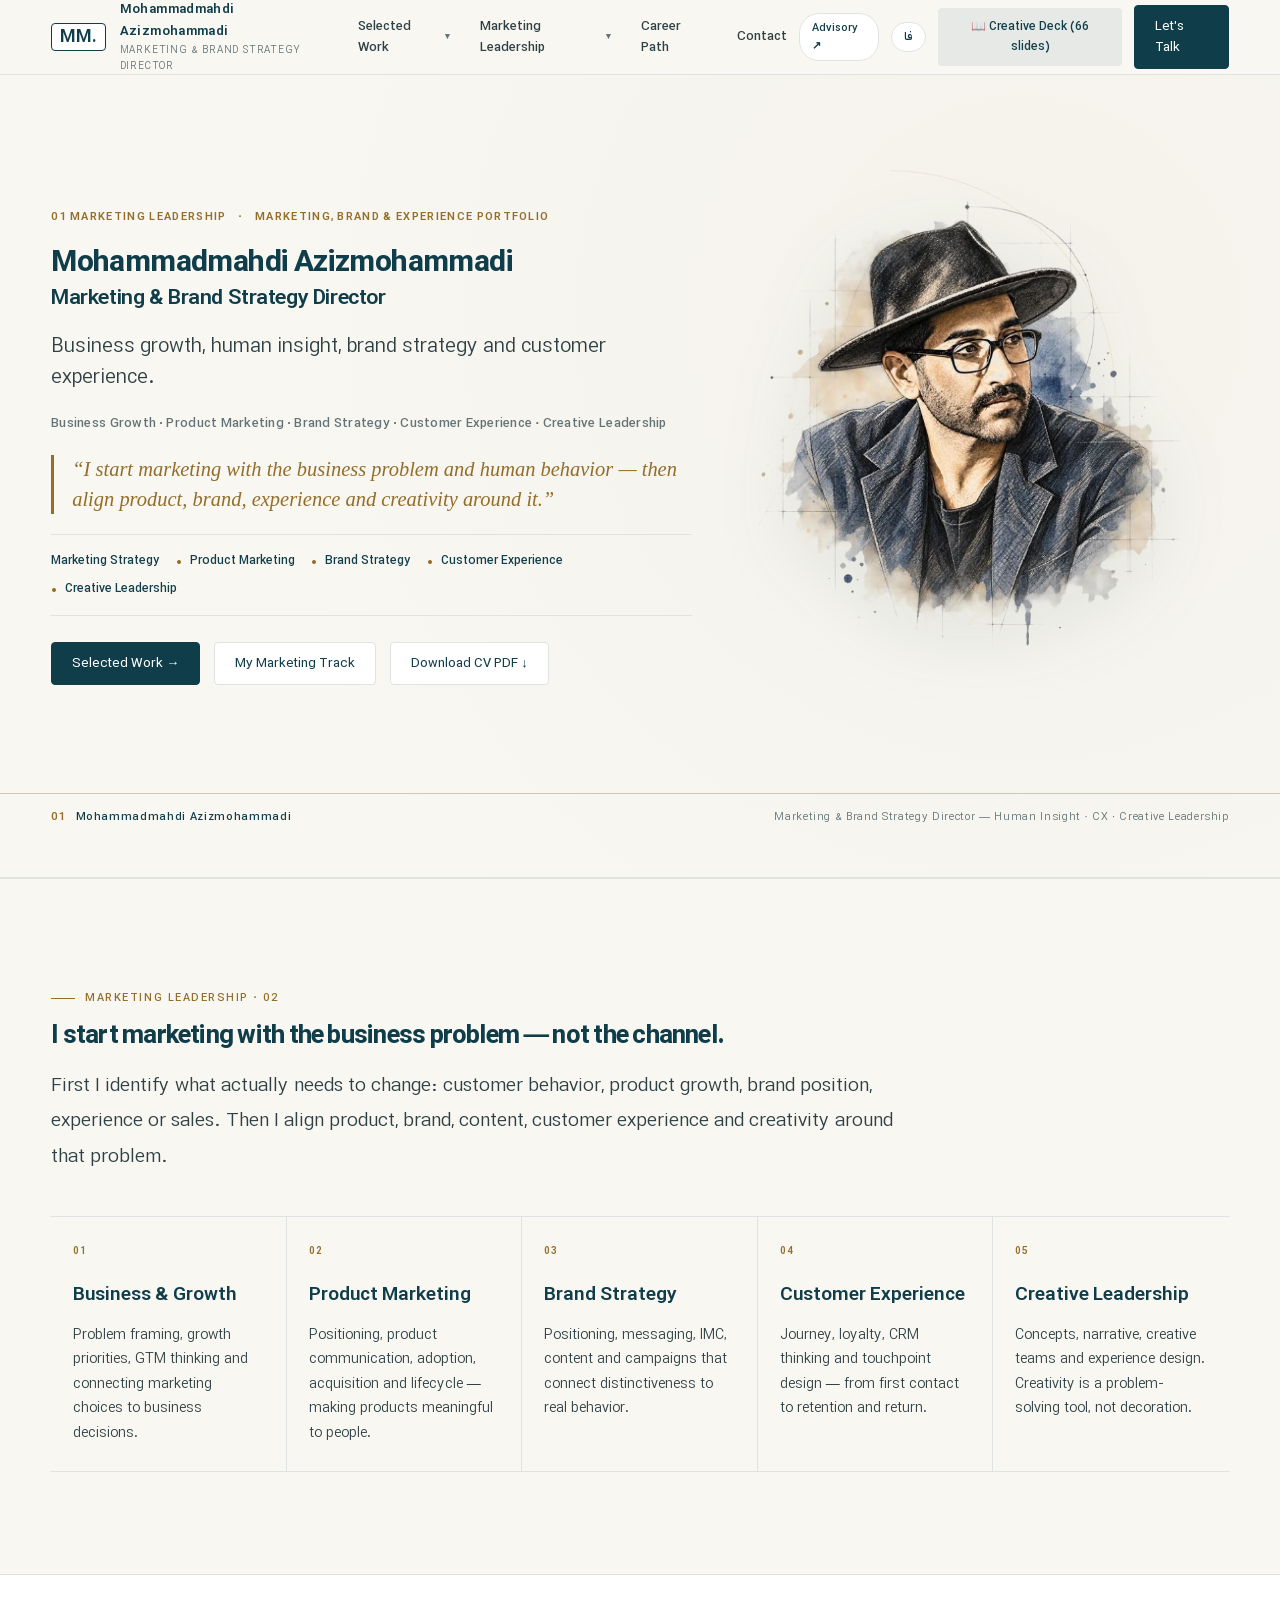
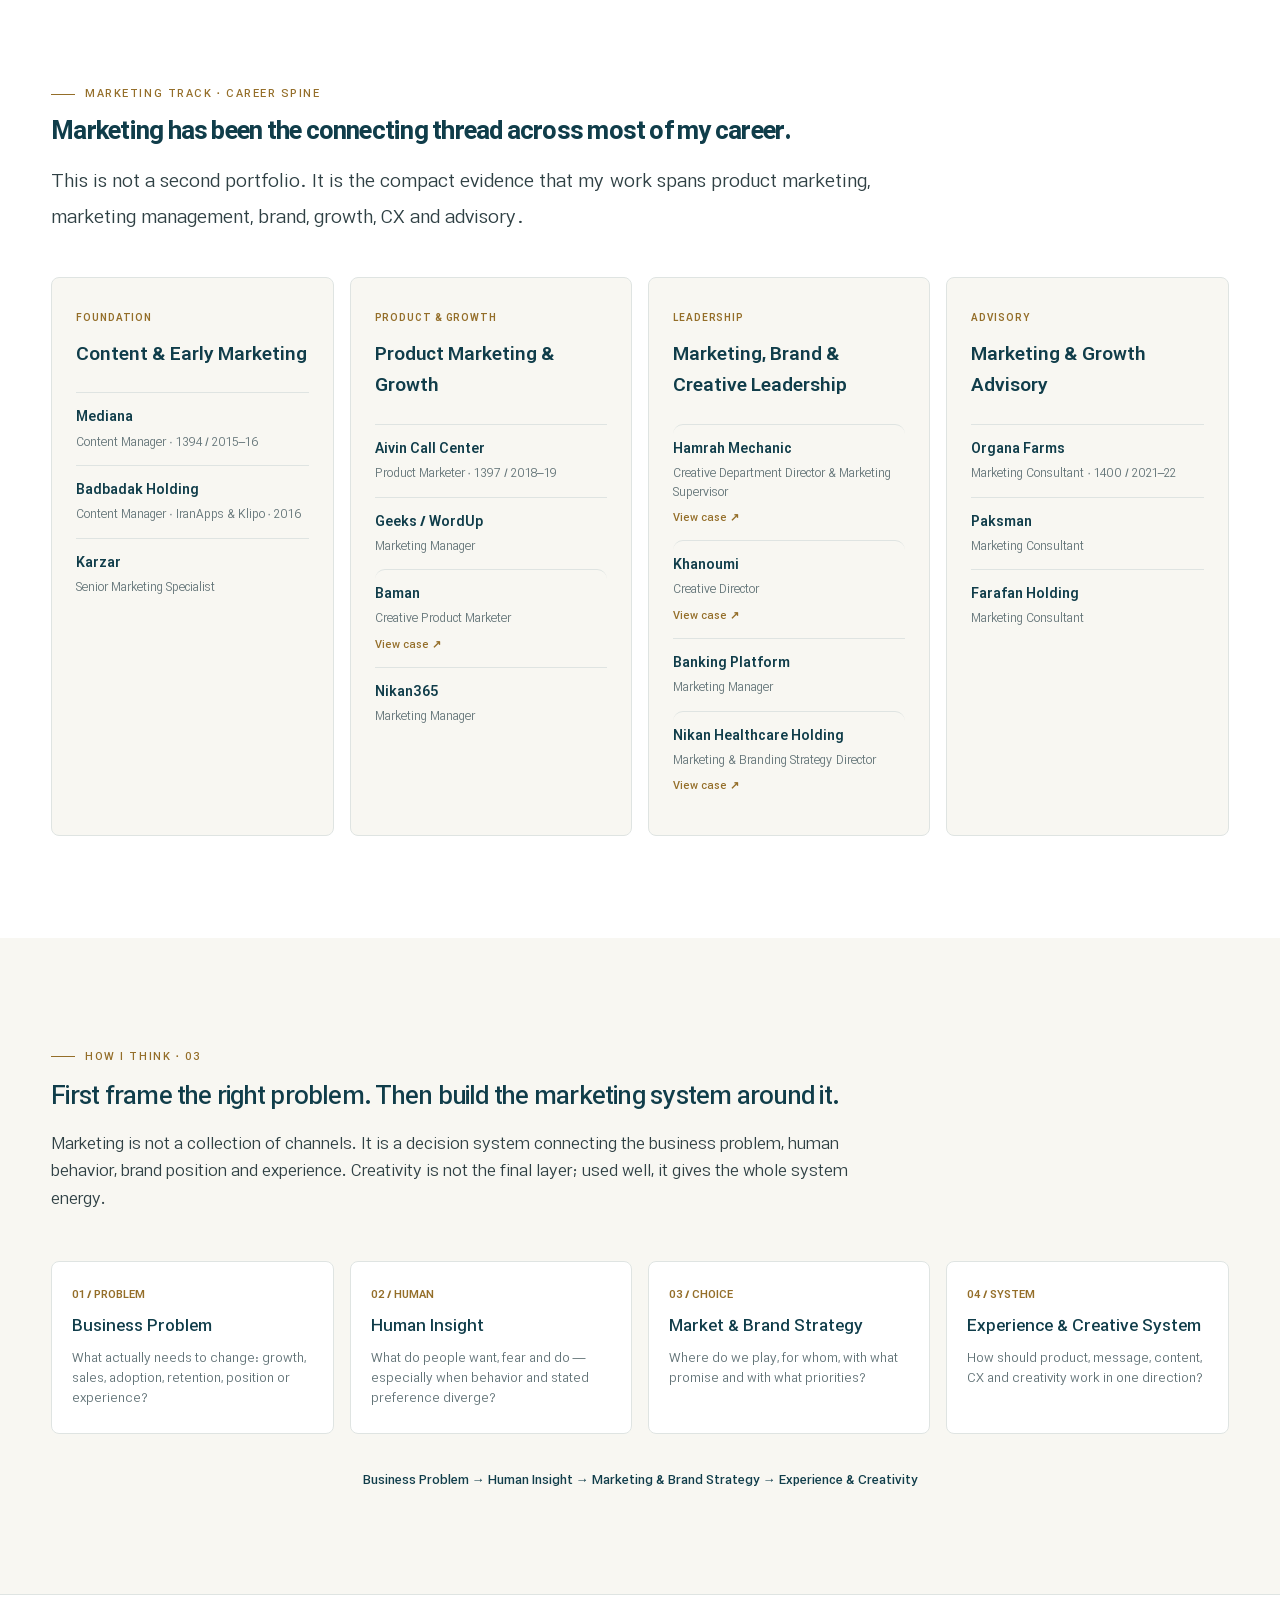
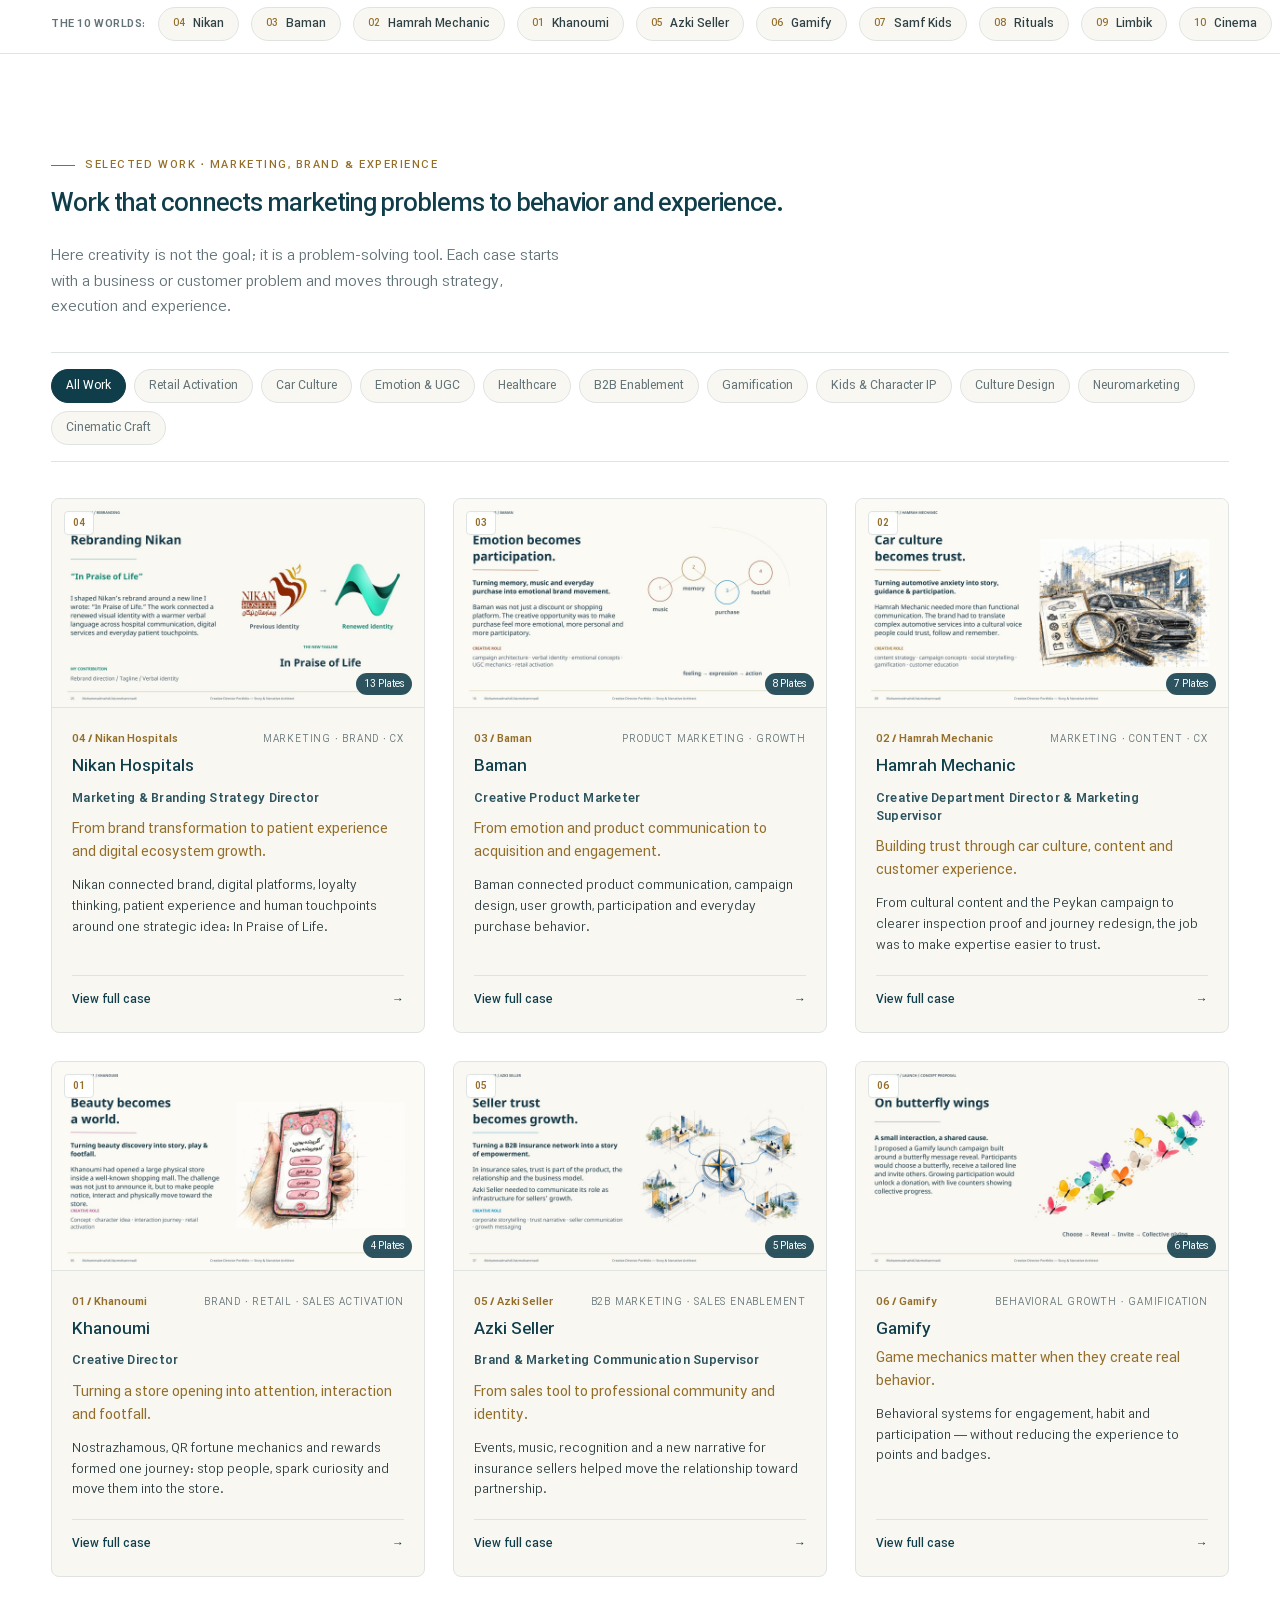
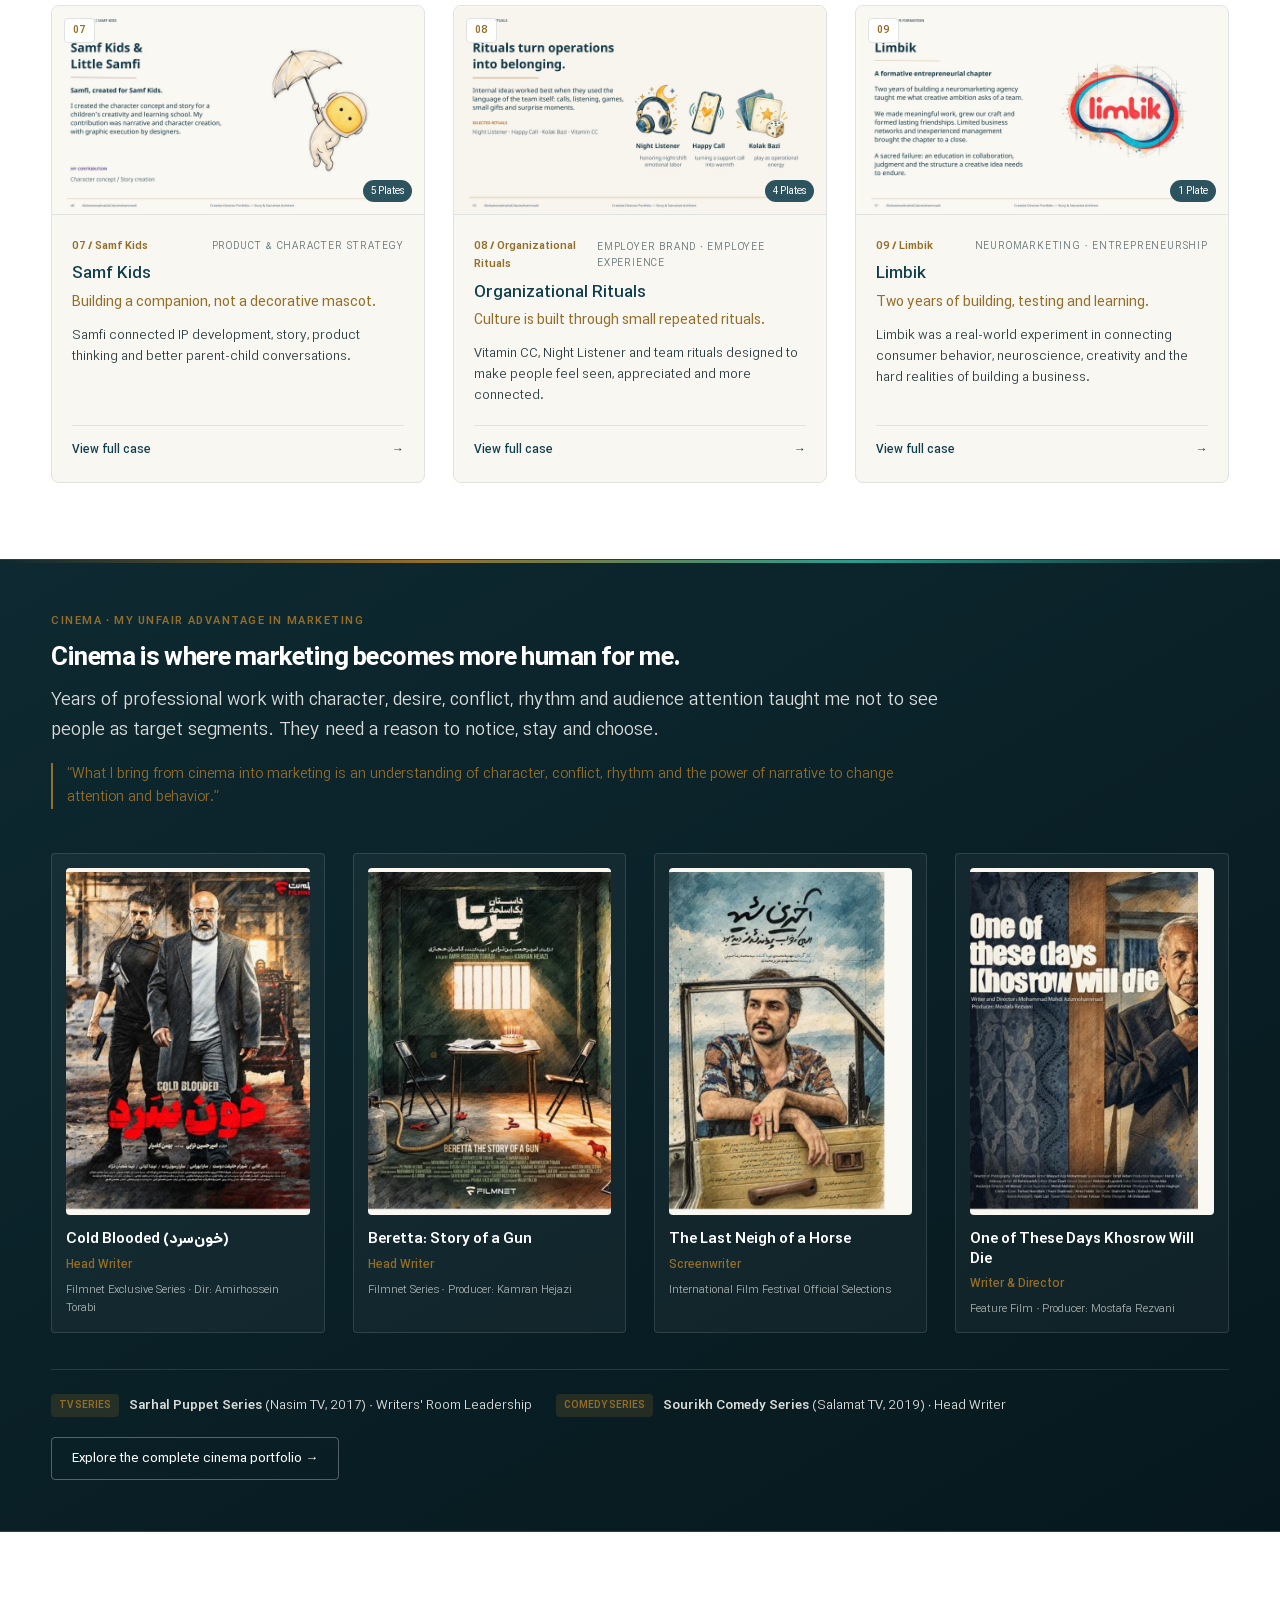
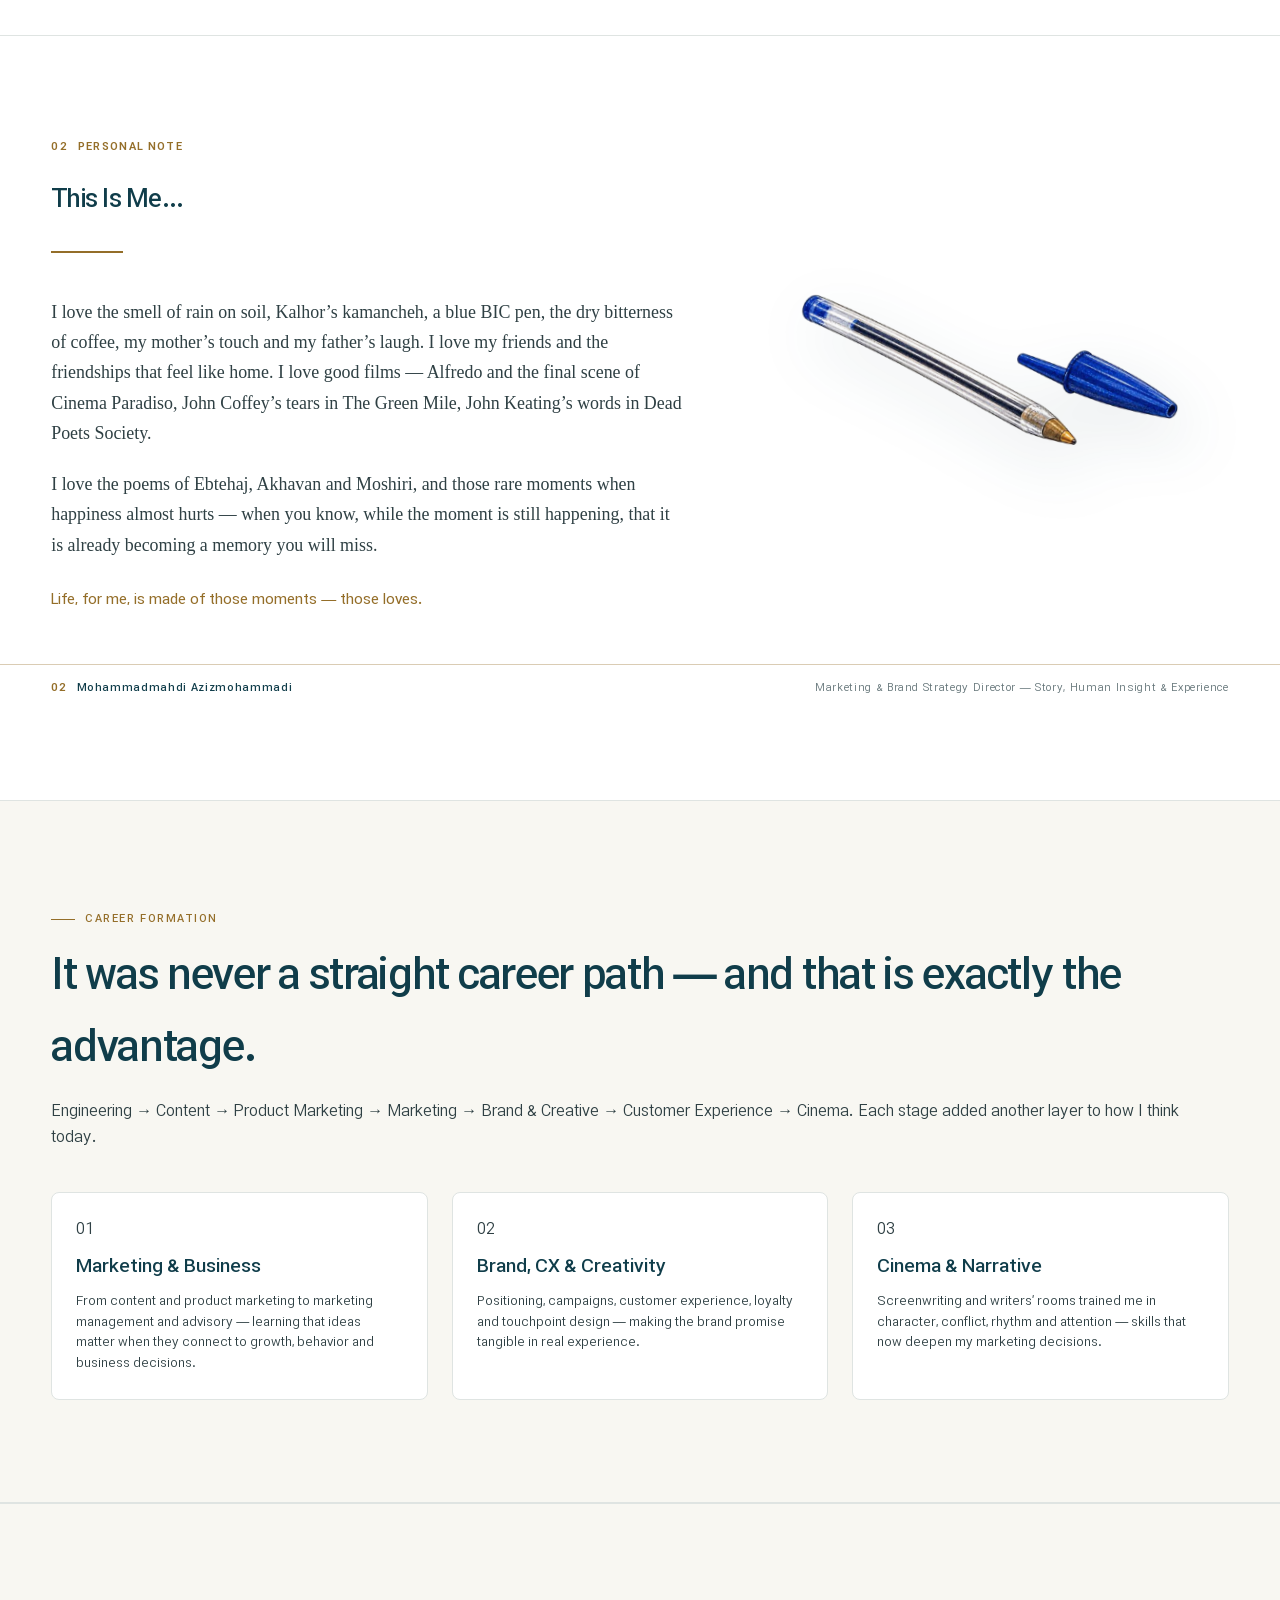
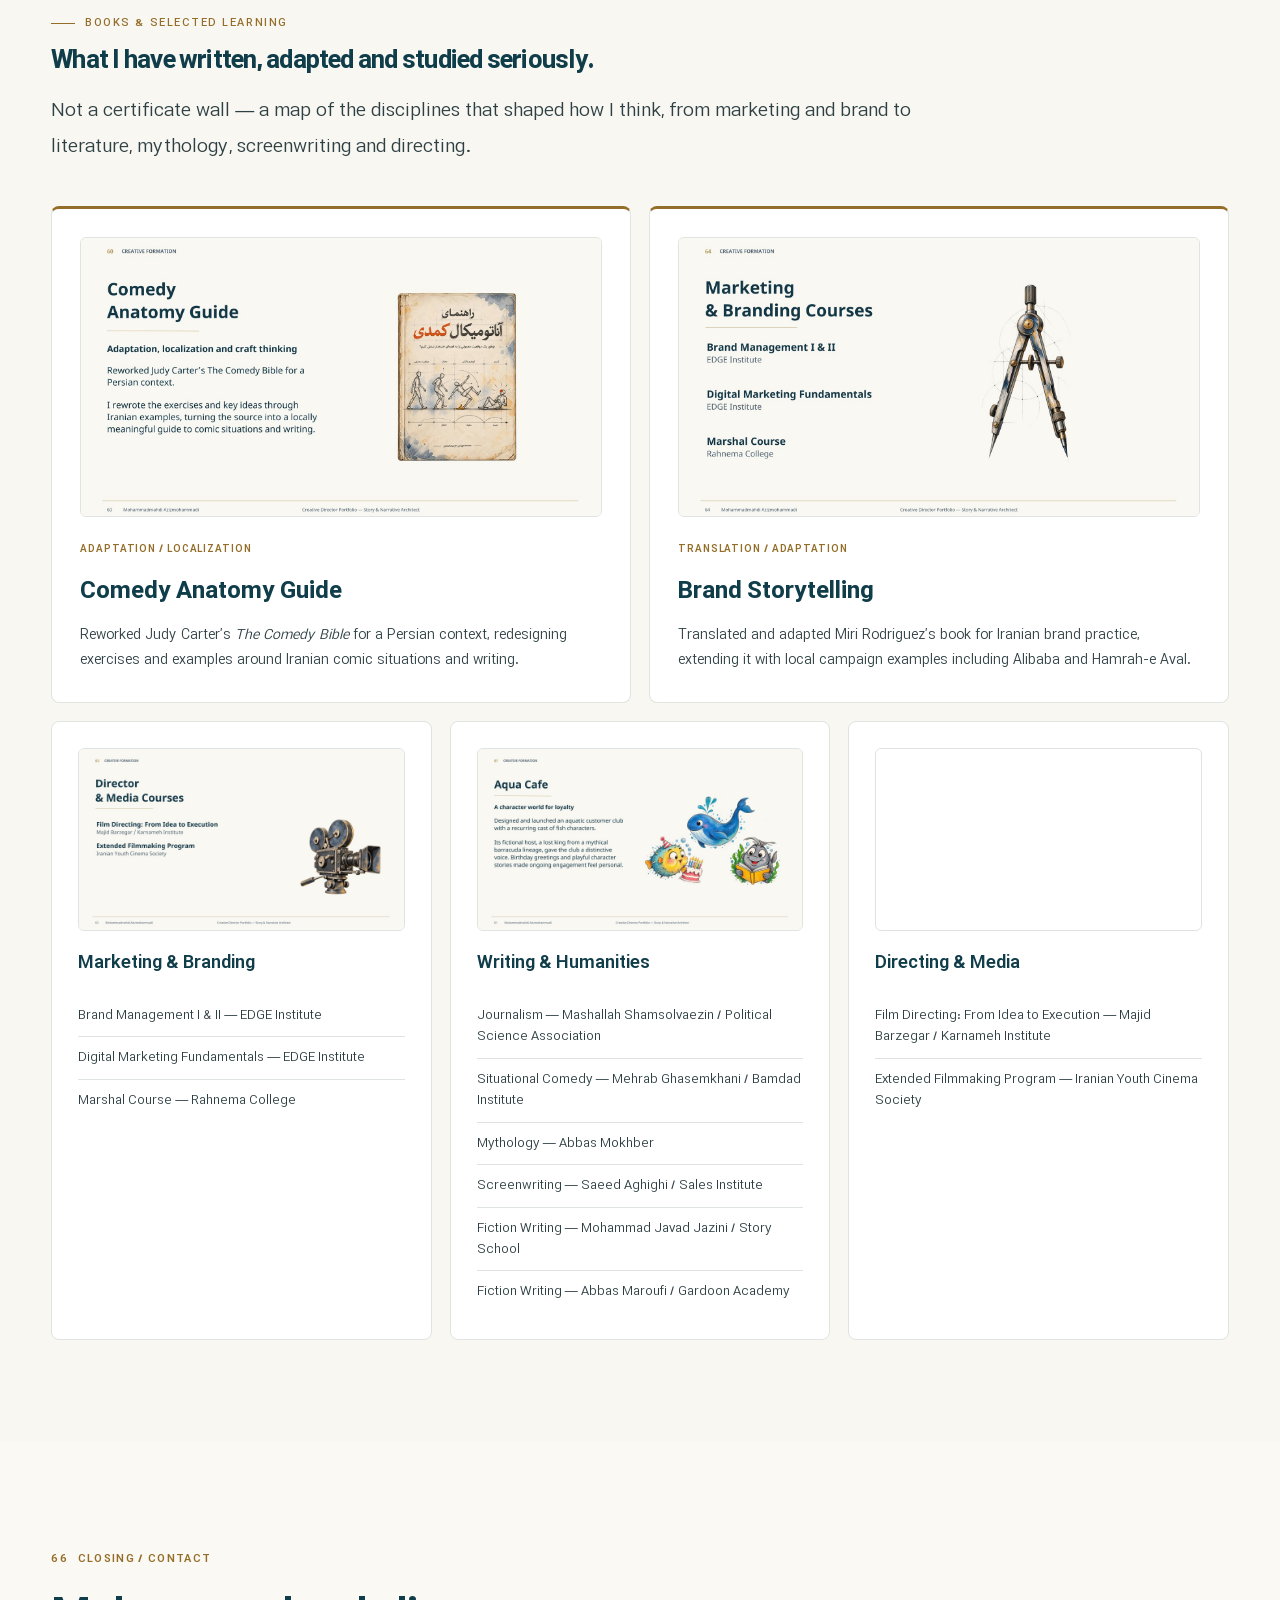
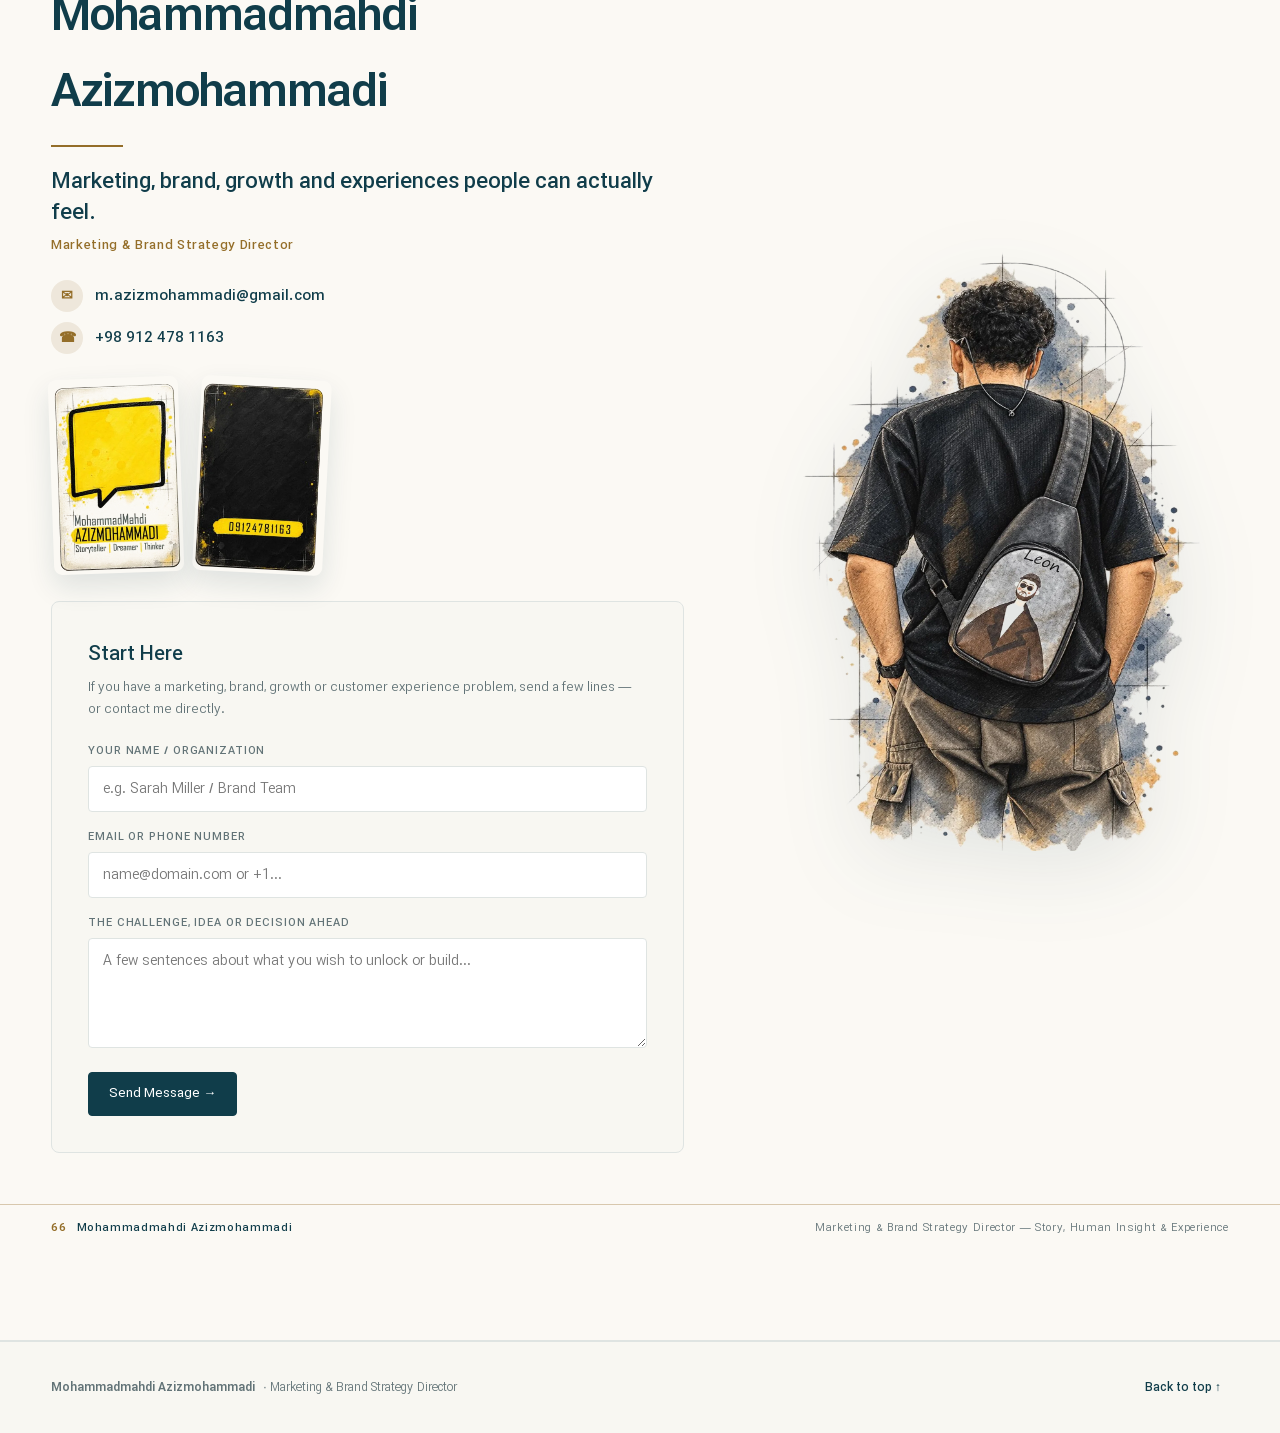
<file: index.html>
<!DOCTYPE html>

<html dir="ltr" lang="en">
<head>
<meta charset="utf-8"/>
<meta content="width=device-width, initial-scale=1" name="viewport"/>
<meta content="Marketing &amp; Brand Strategy Director across business growth, product marketing, brand strategy, customer experience and creative leadership." name="description"/>
<meta content="#f8f7f2" name="theme-color"/>
<link href="https://portfolio.azizmohammadii.ir/" rel="canonical"/>
<link href="https://portfolio.azizmohammadii.ir/index-fa.html" hreflang="fa" rel="alternate"/>
<link href="https://portfolio.azizmohammadii.ir/" hreflang="en" rel="alternate"/>
<link href="https://portfolio.azizmohammadii.ir/" hreflang="x-default" rel="alternate"/>
<meta content="https://portfolio.azizmohammadii.ir/" property="og:url"/>
<title>Mohammadmahdi Azizmohammadi — Marketing &amp; Brand Strategy Director</title>
<!-- Open Graph / Meta -->
<meta content="website" property="og:type"/>
<meta content="Mohammadmahdi Azizmohammadi — Marketing &amp; Brand Strategy Director" property="og:title"/>
<meta content="Marketing &amp; Brand Strategy Director across business growth, product marketing, brand strategy, customer experience and creative leadership." property="og:description"/>
<meta content="https://portfolio.azizmohammadii.ir/assets/deck/web/page-01.jpg" property="og:image"/>
<meta content="summary_large_image" name="twitter:card"/>
<meta content="Mohammadmahdi Azizmohammadi — Marketing &amp; Brand Strategy Director" name="twitter:title"/>
<meta content="Business growth, product marketing, brand strategy, customer experience and creative leadership." name="twitter:description"/>
<meta content="https://portfolio.azizmohammadii.ir/assets/deck/web/page-01.jpg" name="twitter:image"/>
<!-- Schema.org Structured Data -->
<script type="application/ld+json">
  {
    "@context": "https://schema.org",
    "@graph": [
      {
        "@type": "Person",
        "@id": "#person",
        "name": "Mohammadmahdi Azizmohammadi",
        "jobTitle": "Marketing & Brand Strategy Director & Narrative Architect",
        "description": "The Architecture of Stories, Human Insight & Brand Experiences.",
        "email": "mailto:m.azizmohammadi@gmail.com",
        "telephone": "+989124781163",
        "image": "https://portfolio.azizmohammadii.ir/assets/deck/web/page-01.jpg"
      },
      {
        "@type": "ProfessionalService",
        "name": "Mohammadmahdi Azizmohammadi Creative Studio",
        "description": "Concept Design, Narrative Architecture, Gamification & Brand Experiences.",
        "provider": { "@id": "#person" }
      }
    ]
  }
  </script>
<link href="data:image/svg+xml,&lt;svg xmlns='http://www.w3.org/2000/svg' viewBox='0 0 100 100'&gt;&lt;rect width='100' height='100' rx='20' fill='%23103d4a'/&gt;&lt;text x='50%' y='55%' dominant-baseline='middle' text-anchor='middle' fill='%23f8f7f2' font-family='sans-serif' font-weight='700' font-size='42'&gt;MM&lt;/text&gt;&lt;/svg&gt;" rel="icon"/>
<link href="https://fonts.googleapis.com" rel="preconnect"/>
<link crossorigin="" href="https://fonts.gstatic.com" rel="preconnect"/>
<link href="https://fonts.googleapis.com/css2?family=IBM+Plex+Sans:wght@300;400;500;600;700&amp;family=Vazirmatn:wght@400;500;600;700&amp;display=swap" rel="stylesheet"/>
<link href="portfolio.css?v=20261127-6" rel="stylesheet"/>
<meta name="portfolio-build" content="20261127-6">
</head>
<body data-build="20261127-6">
<a class="skip-link" href="#cases">Skip to projects</a>
<!-- Architectural Laser Scan Curtain Transition -->
<div aria-hidden="true" class="architectural-curtain" id="architecturalCurtain">
<div class="curtain-backdrop"></div>
<div class="curtain-laser-line"></div>
<div class="curtain-content">
<div class="curtain-coords">+ 35.6892° N / 51.3890° E // SCALE 1:1</div>
<div class="curtain-title">ARCHITECTURAL SCAN // MM.</div>
</div>
</div>
<!-- Ultra-Fast Kinetic Montage Intro (30 Project Slides @ 50ms) -->
<header class="site-header">
<div class="container header-inner">
<div class="logo-group">
<a aria-label="Home" class="site-mark" href="#hero" onclick="return navigateToSection(event, this.getAttribute('href'))">MM.</a>
<div class="logo-text">
<span class="logo-title">Mohammadmahdi Azizmohammadi</span>
<span class="logo-subtitle">Marketing &amp; Brand Strategy Director</span>
</div>
</div>
<nav aria-label="Main Navigation" class="site-nav" id="siteNav">
<ul class="nav-links">
<!-- 10 Worlds Dropdown -->
<li class="nav-item">
<a class="nav-link" href="#cases" onclick="return navigateToSection(event, this.getAttribute('href'))">
<span>Selected Work</span>
<span class="nav-chevron">▾</span>
</a>
<div class="nav-dropdown mega-dropdown">
<div class="dropdown-header">
<span>Selected work across marketing, brand &amp; experience</span>
<span>Cases</span>
</div>
<div class="dropdown-grid">










<a class="dropdown-item" data-open-case="nikan" href="#cases" onclick="event.stopPropagation(); openWorldLanding('nikan'); return false;">
<span class="dropdown-item-num">04</span>
<div class="dropdown-item-copy">
<strong>Nikan Hospitals</strong>
<small>In Praise of Life, Verbal Identity, 9 Sites &amp; Simorgh</small>
</div>
</a><a class="dropdown-item" data-open-case="baman" href="#cases" onclick="event.stopPropagation(); openWorldLanding('baman'); return false;">
<span class="dropdown-item-num">03</span>
<div class="dropdown-item-copy">
<strong>Baman</strong>
<small>Emotion, Hayedeh Lyrics, Receipts &amp; Team Lore</small>
</div>
</a><a class="dropdown-item" data-open-case="hamrah" href="#cases" onclick="event.stopPropagation(); openWorldLanding('hamrah'); return false;">
<span class="dropdown-item-num">02</span>
<div class="dropdown-item-copy">
<strong>Hamrah Mechanic</strong>
<small>Car Culture, Inspection Evidence &amp; Peykan</small>
</div>
</a><a class="dropdown-item" data-open-case="khanoumi" href="#cases" onclick="event.stopPropagation(); openWorldLanding('khanoumi'); return false;">
<span class="dropdown-item-num">01</span>
<div class="dropdown-item-copy">
<strong>Khanoumi</strong>
<small>Retail Activation &amp; Nostrazhamous Oracle</small>
</div>
</a><a class="dropdown-item" data-open-case="azki" href="#cases" onclick="event.stopPropagation(); openWorldLanding('azki'); return false;">
<span class="dropdown-item-num">05</span>
<div class="dropdown-item-copy">
<strong>Azki Seller</strong>
<small>B2B Agent Enablement &amp; 'Ba Hamim' Convention</small>
</div>
</a><a class="dropdown-item" data-open-case="gamify" href="#cases" onclick="event.stopPropagation(); openWorldLanding('gamify'); return false;">
<span class="dropdown-item-num">06</span>
<div class="dropdown-item-copy">
<strong>Gamify</strong>
<small>Game Mechanics: Butterflies, The Mirror &amp; Rend</small>
</div>
</a><a class="dropdown-item" data-open-case="samf" href="#cases" onclick="event.stopPropagation(); openWorldLanding('samf'); return false;">
<span class="dropdown-item-num">07</span>
<div class="dropdown-item-copy">
<strong>Samf Kids</strong>
<small>Character IP Creation &amp; Childhood Storyworld</small>
</div>
</a><a class="dropdown-item" data-open-case="rituals" href="#cases" onclick="event.stopPropagation(); openWorldLanding('rituals'); return false;">
<span class="dropdown-item-num">08</span>
<div class="dropdown-item-copy">
<strong>Organizational Rituals</strong>
<small>Vitamin CC, Night Listener &amp; Psychological Safety</small>
</div>
</a><a class="dropdown-item" data-open-case="limbik" href="#cases" onclick="event.stopPropagation(); openWorldLanding('limbik'); return false;">
<span class="dropdown-item-num">09</span>
<div class="dropdown-item-copy">
<strong>Limbik</strong>
<small>Neuromarketing Agency &amp; Entrepreneurial Chapter</small>
</div>
</a><a class="dropdown-item" data-open-case="screenwriting" href="#cases" onclick="event.stopPropagation(); openWorldLanding('screenwriting'); return false;">
<span class="dropdown-item-num">10</span>
<div class="dropdown-item-copy">
<strong>Screenwriting &amp; Cinema Craft</strong>
<small>Cold Blooded, Beretta, The Horse &amp; Khosrow</small>
</div>
</a></div>
</div>
</li>
<!-- Philosophy Dropdown -->
<li class="nav-item">
<a class="nav-link" href="#marketing-leadership" onclick="return navigateToSection(event, this.getAttribute('href'))">
<span>Marketing Leadership</span>
<span class="nav-chevron">▾</span>
</a>
<div class="nav-dropdown">
<a class="dropdown-item" href="#marketing-track" onclick="return navigateToSection(event, this.getAttribute('href'))">
<span class="dropdown-item-num">02</span>
<div class="dropdown-item-copy">
<strong>My Marketing Track</strong>
<small>From content and product to leadership, brand and advisory</small>
</div>
</a>
<a class="dropdown-item" href="#pov" onclick="return navigateToSection(event, this.getAttribute('href'))">
<span class="dropdown-item-num">03</span>
<div class="dropdown-item-copy">
<strong>How I Think</strong>
<small>Business problem, human insight, strategy and experience</small>
</div>
</a>
<a class="dropdown-item" href="#learning" onclick="return navigateToSection(event, this.getAttribute('href'))"><span class="dropdown-item-num">L</span><div class="dropdown-item-copy"><strong>Books &amp; Learning</strong><small>Marketing, brand, literature, screenwriting and directing</small></div></a></div>
</li>
<li><a class="nav-link" href="#formation" onclick="return navigateToSection(event, this.getAttribute('href'))">Career Path</a></li>
<li><a class="nav-link" href="#contact" onclick="return navigateToSection(event, this.getAttribute('href'))">Contact</a></li>
</ul>
</nav>
<div class="header-actions">
<a class="lang-switch advisory-switch" href="https://azizmohammadii.ir/" title="Strategic Advisory">Advisory ↗</a>
<a class="lang-switch" href="index-fa.html" title="Persian Edition">فا</a>
<button class="btn-deck-trigger" onclick="openDeck(1)" type="button">
<span>📖 Creative Deck (66 slides)</span>
</button>
<a class="btn-primary" href="#contact" onclick="return navigateToSection(event, this.getAttribute('href'))">Let's Talk</a>
<button aria-label="Menu" class="mobile-menu-btn" id="mobileMenuBtn" type="button">☰</button>
</div>
</div>
</header>
<!-- Master Monograph View -->
<main id="mainView">
<!-- Page 01: Master Cover Monograph with Seamless Transparent Portrait -->
<section class="hero-section hero-monograph" id="hero">
<div class="container hero-grid">
<div class="hero-copy">
<div class="hero-deck-badge">
<span>01 MARKETING LEADERSHIP</span>
<span>·</span>
<span>Marketing, Brand &amp; Experience Portfolio</span>
</div>
<h1 class="hero-title">
<span class="hero-title-name">Mohammadmahdi Azizmohammadi</span>
<span class="hero-title-role">Marketing &amp; Brand Strategy Director</span>
</h1>
<p class="hero-tagline">Business growth, human insight, brand strategy and customer experience.</p>
<div class="hero-subtags">Business Growth · Product Marketing · Brand Strategy · Customer Experience · Creative Leadership</div>
<blockquote class="hero-motto">“I start marketing with the business problem and human behavior — then align product, brand, experience and creativity around it.”</blockquote>
<div class="hero-specialisms">
<span class="spec-item">Marketing Strategy</span>
<span class="spec-item">Product Marketing</span>
<span class="spec-item">Brand Strategy</span>
<span class="spec-item">Customer Experience</span>
<span class="spec-item">Creative Leadership</span>
</div>
<div class="hero-actions">
<a class="btn-primary" href="#cases">Selected Work →</a>
<a class="btn-secondary" href="#marketing-track">My Marketing Track</a>
<a class="btn-secondary cv-download-btn" href="assets/docs/Mohammadmahdi_Azizmohammadi_CV.pdf" download>Download CV PDF ↓</a>
</div>
</div>
<!-- Direct Transparent Portrait Artwork: No White Cards, No Frames -->
<div class="hero-artwork-area">
<img alt="Mohammadmahdi Azizmohammadi — Marketing &amp; Brand Strategy Director" class="hero-portrait-art" height="885" loading="eager" src="assets/deck/web/portrait-cover.webp" width="710"/>
</div>
</div>
<!-- Architectural Monograph Baseline Rule -->
<div class="container monograph-baseline-rule">
<div class="baseline-left">
<span class="baseline-num">01</span>
<span class="baseline-author">Mohammadmahdi Azizmohammadi</span>
</div>
<div class="baseline-right">
<span>Marketing &amp; Brand Strategy Director — Human Insight · CX · Creative Leadership</span>
</div>
</div>
</section><section class="marketing-leadership-section" id="marketing-leadership">
<div class="container">
<div class="marketing-section-head">
<span class="eyebrow">MARKETING LEADERSHIP · 02</span>
<h2>I start marketing with the business problem — not the channel.</h2>
<p>First I identify what actually needs to change: customer behavior, product growth, brand position, experience or sales. Then I align product, brand, content, customer experience and creativity around that problem.</p>
</div>
<div class="leadership-grid">
<article class="leadership-card"><span>01</span><h3>Business &amp; Growth</h3><p>Problem framing, growth priorities, GTM thinking and connecting marketing choices to business decisions.</p></article>
<article class="leadership-card"><span>02</span><h3>Product Marketing</h3><p>Positioning, product communication, adoption, acquisition and lifecycle — making products meaningful to people.</p></article>
<article class="leadership-card"><span>03</span><h3>Brand Strategy</h3><p>Positioning, messaging, IMC, content and campaigns that connect distinctiveness to real behavior.</p></article>
<article class="leadership-card"><span>04</span><h3>Customer Experience</h3><p>Journey, loyalty, CRM thinking and touchpoint design — from first contact to retention and return.</p></article>
<article class="leadership-card"><span>05</span><h3>Creative Leadership</h3><p>Concepts, narrative, creative teams and experience design. Creativity is a problem-solving tool, not decoration.</p></article>
</div>
</div>
</section><section class="marketing-track-section" id="marketing-track">
<div class="container">
<div class="marketing-section-head track-head">
<span class="eyebrow">MARKETING TRACK · CAREER SPINE</span>
<h2>Marketing has been the connecting thread across most of my career.</h2>
<p>This is not a second portfolio. It is the compact evidence that my work spans product marketing, marketing management, brand, growth, CX and advisory.</p>
</div>
<div class="marketing-track-grid">
<article class="track-card"><span class="track-kicker">FOUNDATION</span><h3>Content &amp; Early Marketing</h3><div class="track-role"><b>Mediana</b><span>Content Manager · 1394 / 2015–16</span></div><div class="track-role"><b>Badbadak Holding</b><span>Content Manager · IranApps &amp; Klipo · 2016</span></div><div class="track-role"><b>Karzar</b><span>Senior Marketing Specialist</span></div></article>
<article class="track-card"><span class="track-kicker">PRODUCT &amp; GROWTH</span><h3>Product Marketing &amp; Growth</h3><div class="track-role"><b>Aivin Call Center</b><span>Product Marketer · 1397 / 2018–19</span></div><div class="track-role"><b>Geeks / WordUp</b><span>Marketing Manager</span></div><div class="track-role track-role-link" data-open-case="baman" role="button" tabindex="0" onclick="event.stopPropagation(); openWorldLanding('baman'); return false;"><b>Baman</b><span>Creative Product Marketer</span><small>View case ↗</small></div><div class="track-role"><b>Nikan365</b><span>Marketing Manager</span></div></article>
<article class="track-card"><span class="track-kicker">LEADERSHIP</span><h3>Marketing, Brand &amp; Creative Leadership</h3><div class="track-role track-role-link" data-open-case="hamrah" role="button" tabindex="0" onclick="event.stopPropagation(); openWorldLanding('hamrah'); return false;"><b>Hamrah Mechanic</b><span>Creative Department Director &amp; Marketing Supervisor</span><small>View case ↗</small></div><div class="track-role track-role-link" data-open-case="khanoumi" role="button" tabindex="0" onclick="event.stopPropagation(); openWorldLanding('khanoumi'); return false;"><b>Khanoumi</b><span>Creative Director</span><small>View case ↗</small></div><div class="track-role"><b>Banking Platform</b><span>Marketing Manager</span></div><div class="track-role track-role-link" data-open-case="nikan" role="button" tabindex="0" onclick="event.stopPropagation(); openWorldLanding('nikan'); return false;"><b>Nikan Healthcare Holding</b><span>Marketing &amp; Branding Strategy Director</span><small>View case ↗</small></div></article>
<article class="track-card"><span class="track-kicker">ADVISORY</span><h3>Marketing &amp; Growth Advisory</h3><div class="track-role"><b>Organa Farms</b><span>Marketing Consultant · 1400 / 2021–22</span></div><div class="track-role"><b>Paksman</b><span>Marketing Consultant</span></div><div class="track-role"><b>Farafan Holding</b><span>Marketing Consultant</span></div></article>
</div>
</div>
</section>
<!-- Chapter Fast-Jump Ribbon -->
<!-- Page 02: Personal Note ("This Is Me...") with Direct Transparent BIC Pen -->
<!-- Page 03: The 4-Pillar Narrative Architecture Manifesto -->
<section class="pov-section" id="pov">
<div class="container">
<div class="pov-header">
<span class="eyebrow">HOW I THINK · 03</span>
<h2>First frame the right problem. Then build the marketing system around it.</h2>
<p>Marketing is not a collection of channels. It is a decision system connecting the business problem, human behavior, brand position and experience. Creativity is not the final layer; used well, it gives the whole system energy.</p>
</div>
<div class="framework-chain">
<div class="framework-card">
<div class="framework-step">01 / PROBLEM</div>
<h3>Business Problem</h3>
<p>What actually needs to change: growth, sales, adoption, retention, position or experience?</p>
</div>
<div class="framework-card">
<div class="framework-step">02 / HUMAN</div>
<h3>Human Insight</h3>
<p>What do people want, fear and do — especially when behavior and stated preference diverge?</p>
</div>
<div class="framework-card">
<div class="framework-step">03 / CHOICE</div>
<h3>Market &amp; Brand Strategy</h3>
<p>Where do we play, for whom, with what promise and with what priorities?</p>
</div>
<div class="framework-card">
<div class="framework-step">04 / SYSTEM</div>
<h3>Experience &amp; Creative System</h3>
<p>How should product, message, content, CX and creativity work in one direction?</p>
</div>
</div>
<div class="framework-flow-indicator">Business Problem → Human Insight → Marketing &amp; Brand Strategy → Experience &amp; Creativity</div>
</div>
</section>
<!-- Page 04+: The 10 Creative Worlds Map -->
<div aria-label="Fast Jump to Chapters" class="chapter-ribbon" role="navigation">
<div class="container chapter-ribbon-inner">
<span style="font-size:11px;font-weight:700;color:var(--muted);letter-spacing:0.05em;">THE 10 WORLDS:</span>











<button class="chapter-pill" data-open-case="nikan" type="button" onclick="event.stopPropagation(); openWorldLanding('nikan'); return false;"><span class="chapter-pill-num">04</span> Nikan</button><button class="chapter-pill" data-open-case="baman" type="button" onclick="event.stopPropagation(); openWorldLanding('baman'); return false;"><span class="chapter-pill-num">03</span> Baman</button><button class="chapter-pill" data-open-case="hamrah" type="button" onclick="event.stopPropagation(); openWorldLanding('hamrah'); return false;"><span class="chapter-pill-num">02</span> Hamrah Mechanic</button><button class="chapter-pill" data-open-case="khanoumi" type="button" onclick="event.stopPropagation(); openWorldLanding('khanoumi'); return false;"><span class="chapter-pill-num">01</span> Khanoumi</button><button class="chapter-pill" data-open-case="azki" type="button" onclick="event.stopPropagation(); openWorldLanding('azki'); return false;"><span class="chapter-pill-num">05</span> Azki Seller</button><button class="chapter-pill" data-open-case="gamify" type="button" onclick="event.stopPropagation(); openWorldLanding('gamify'); return false;"><span class="chapter-pill-num">06</span> Gamify</button><button class="chapter-pill" data-open-case="samf" type="button" onclick="event.stopPropagation(); openWorldLanding('samf'); return false;"><span class="chapter-pill-num">07</span> Samf Kids</button><button class="chapter-pill" data-open-case="rituals" type="button" onclick="event.stopPropagation(); openWorldLanding('rituals'); return false;"><span class="chapter-pill-num">08</span> Rituals</button><button class="chapter-pill" data-open-case="limbik" type="button" onclick="event.stopPropagation(); openWorldLanding('limbik'); return false;"><span class="chapter-pill-num">09</span> Limbik</button><button class="chapter-pill" data-open-case="screenwriting" type="button" onclick="event.stopPropagation(); openWorldLanding('screenwriting'); return false;"><span class="chapter-pill-num">10</span> Cinema</button><button class="chapter-pill" onclick="openDeck(1)" style="border-color:var(--gold);color:var(--gold);" type="button"><span class="chapter-pill-num">📖</span> Full Deck</button></div>
</div><section class="cases-section" id="cases">
<div class="container">
<div class="cases-header">
<span class="eyebrow">SELECTED WORK · MARKETING, BRAND &amp; EXPERIENCE</span>
<div class="cases-intro-row">
<div>
<h2 class="cases-title">Work that connects marketing problems to behavior and experience.</h2>
</div>
<p class="cases-sub">Here creativity is not the goal; it is a problem-solving tool. Each case starts with a business or customer problem and moves through strategy, execution and experience.</p>
</div>
</div>
<!-- Filters -->
<div aria-label="Case Study Filters" class="filter-bar" role="toolbar">
<button class="filter-btn active" data-filter="all" type="button">All Work</button>
<button class="filter-btn" data-filter="retail" type="button">Retail Activation</button>
<button class="filter-btn" data-filter="automotive" type="button">Car Culture</button>
<button class="filter-btn" data-filter="emotion" type="button">Emotion &amp; UGC</button>
<button class="filter-btn" data-filter="healthcare" type="button">Healthcare</button>
<button class="filter-btn" data-filter="b2b" type="button">B2B Enablement</button>
<button class="filter-btn" data-filter="gamification" type="button">Gamification</button>
<button class="filter-btn" data-filter="kids" type="button">Kids &amp; Character IP</button>
<button class="filter-btn" data-filter="culture" type="button">Culture Design</button>
<button class="filter-btn" data-filter="agency" type="button">Neuromarketing</button>
<button class="filter-btn" data-filter="cinema" type="button">Cinematic Craft</button>
</div>
<!-- 10 Cases Grid -->
<div class="cases-grid">
<!-- 01 Khanoumi -->
<!-- 02 Hamrah Mechanic -->
<!-- 03 Baman -->
<!-- 04 Nikan Hospitals -->
<!-- 05 Azki Seller -->
<!-- 06 Gamify -->
<!-- 07 Samf Kids -->
<!-- 08 Organizational Rituals -->
<!-- 09 Limbik -->
<!-- 10 Screenwriting & Cinematic Craft -->
<article class="case-card" data-case="nikan" data-category="healthcare culture" tabindex="0" onclick="event.stopPropagation(); openWorldLanding('nikan'); return false;">
<div class="case-card-thumb">
<img alt="Nikan Hospitals In Praise of Life" height="338" loading="lazy" src="assets/deck/web/page-24.jpg" width="600"/>
<span class="case-badge">04</span>
<span class="case-slide-count">13 Plates</span>
</div>
<div class="case-card-content">
<div class="case-meta">
<span class="case-num">04 / Nikan Hospitals</span>
<span class="case-cat">Marketing · Brand · CX</span>
</div>
<h3 class="case-title">Nikan Hospitals</h3>
<div class="case-role">Marketing &amp; Branding Strategy Director</div>
<p class="case-headline">From brand transformation to patient experience and digital ecosystem growth.</p>
<p class="case-desc">Nikan connected brand, digital platforms, loyalty thinking, patient experience and human touchpoints around one strategic idea: In Praise of Life.</p>
<div class="case-action">
<span>View full case</span>
<span class="case-action-arrow">→</span>
</div>
</div>
</article><article class="case-card" data-case="baman" data-category="emotion retail" tabindex="0" onclick="event.stopPropagation(); openWorldLanding('baman'); return false;">
<div class="case-card-thumb">
<img alt="Baman Emotion &amp; Participation" height="338" loading="lazy" src="assets/deck/web/page-16.jpg" width="600"/>
<span class="case-badge">03</span>
<span class="case-slide-count">8 Plates</span>
</div>
<div class="case-card-content">
<div class="case-meta">
<span class="case-num">03 / Baman</span>
<span class="case-cat">Product Marketing · Growth</span>
</div>
<h3 class="case-title">Baman</h3>
<div class="case-role">Creative Product Marketer</div>
<p class="case-headline">From emotion and product communication to acquisition and engagement.</p>
<p class="case-desc">Baman connected product communication, campaign design, user growth, participation and everyday purchase behavior.</p>
<div class="case-action">
<span>View full case</span>
<span class="case-action-arrow">→</span>
</div>
</div>
</article><article class="case-card" data-case="hamrah" data-category="automotive gamification" tabindex="0" onclick="event.stopPropagation(); openWorldLanding('hamrah'); return false;">
<div class="case-card-thumb">
<img alt="Hamrah Mechanic Car Culture" height="338" loading="lazy" src="assets/deck/web/page-09.jpg" width="600"/>
<span class="case-badge">02</span>
<span class="case-slide-count">7 Plates</span>
</div>
<div class="case-card-content">
<div class="case-meta">
<span class="case-num">02 / Hamrah Mechanic</span>
<span class="case-cat">Marketing · Content · CX</span>
</div>
<h3 class="case-title">Hamrah Mechanic</h3>
<div class="case-role">Creative Department Director &amp; Marketing Supervisor</div>
<p class="case-headline">Building trust through car culture, content and customer experience.</p>
<p class="case-desc">From cultural content and the Peykan campaign to clearer inspection proof and journey redesign, the job was to make expertise easier to trust.</p>
<div class="case-action">
<span>View full case</span>
<span class="case-action-arrow">→</span>
</div>
</div>
</article><article class="case-card" data-case="khanoumi" data-category="retail gamification" tabindex="0" onclick="event.stopPropagation(); openWorldLanding('khanoumi'); return false;">
<div class="case-card-thumb">
<img alt="Khanoumi Retail Activation" height="338" loading="lazy" src="assets/deck/web/page-05.jpg" width="600"/>
<span class="case-badge">01</span>
<span class="case-slide-count">4 Plates</span>
</div>
<div class="case-card-content">
<div class="case-meta">
<span class="case-num">01 / Khanoumi</span>
<span class="case-cat">Brand · Retail · Sales Activation</span>
</div>
<h3 class="case-title">Khanoumi</h3>
<div class="case-role">Creative Director</div>
<p class="case-headline">Turning a store opening into attention, interaction and footfall.</p>
<p class="case-desc">Nostrazhamous, QR fortune mechanics and rewards formed one journey: stop people, spark curiosity and move them into the store.</p>
<div class="case-action">
<span>View full case</span>
<span class="case-action-arrow">→</span>
</div>
</div>
</article><article class="case-card" data-case="azki" data-category="b2b culture" tabindex="0" onclick="event.stopPropagation(); openWorldLanding('azki'); return false;">
<div class="case-card-thumb">
<img alt="Azki Seller B2B Enablement" height="338" loading="lazy" src="assets/deck/web/page-37.jpg" width="600"/>
<span class="case-badge">05</span>
<span class="case-slide-count">5 Plates</span>
</div>
<div class="case-card-content">
<div class="case-meta">
<span class="case-num">05 / Azki Seller</span>
<span class="case-cat">B2B Marketing · Sales Enablement</span>
</div>
<h3 class="case-title">Azki Seller</h3>
<div class="case-role">Brand &amp; Marketing Communication Supervisor</div>
<p class="case-headline">From sales tool to professional community and identity.</p>
<p class="case-desc">Events, music, recognition and a new narrative for insurance sellers helped move the relationship toward partnership.</p>
<div class="case-action">
<span>View full case</span>
<span class="case-action-arrow">→</span>
</div>
</div>
</article><article class="case-card" data-case="gamify" data-category="gamification" tabindex="0" onclick="event.stopPropagation(); openWorldLanding('gamify'); return false;">
<div class="case-card-thumb">
<img alt="Gamify Concepts" height="338" loading="lazy" src="assets/deck/web/page-42.jpg" width="600"/>
<span class="case-badge">06</span>
<span class="case-slide-count">6 Plates</span>
</div>
<div class="case-card-content">
<div class="case-meta">
<span class="case-num">06 / Gamify</span>
<span class="case-cat">Behavioral Growth · Gamification</span>
</div>
<h3 class="case-title">Gamify</h3>
<p class="case-headline">Game mechanics matter when they create real behavior.</p>
<p class="case-desc">Behavioral systems for engagement, habit and participation — without reducing the experience to points and badges.</p>
<div class="case-action">
<span>View full case</span>
<span class="case-action-arrow">→</span>
</div>
</div>
</article><article class="case-card" data-case="samf" data-category="kids" tabindex="0" onclick="event.stopPropagation(); openWorldLanding('samf'); return false;">
<div class="case-card-thumb">
<img alt="Samf Kids Character IP" height="338" loading="lazy" src="assets/deck/web/page-48.jpg" width="600"/>
<span class="case-badge">07</span>
<span class="case-slide-count">5 Plates</span>
</div>
<div class="case-card-content">
<div class="case-meta">
<span class="case-num">07 / Samf Kids</span>
<span class="case-cat">Product &amp; Character Strategy</span>
</div>
<h3 class="case-title">Samf Kids</h3>
<p class="case-headline">Building a companion, not a decorative mascot.</p>
<p class="case-desc">Samfi connected IP development, story, product thinking and better parent-child conversations.</p>
<div class="case-action">
<span>View full case</span>
<span class="case-action-arrow">→</span>
</div>
</div>
</article><article class="case-card" data-case="rituals" data-category="culture" tabindex="0" onclick="event.stopPropagation(); openWorldLanding('rituals'); return false;">
<div class="case-card-thumb">
<img alt="Organizational Rituals Vitamin CC" height="338" loading="lazy" src="assets/deck/web/page-53.jpg" width="600"/>
<span class="case-badge">08</span>
<span class="case-slide-count">4 Plates</span>
</div>
<div class="case-card-content">
<div class="case-meta">
<span class="case-num">08 / Organizational Rituals</span>
<span class="case-cat">Employer Brand · Employee Experience</span>
</div>
<h3 class="case-title">Organizational Rituals</h3>
<p class="case-headline">Culture is built through small repeated rituals.</p>
<p class="case-desc">Vitamin CC, Night Listener and team rituals designed to make people feel seen, appreciated and more connected.</p>
<div class="case-action">
<span>View full case</span>
<span class="case-action-arrow">→</span>
</div>
</div>
</article><article class="case-card" data-case="limbik" data-category="agency culture" tabindex="0" onclick="event.stopPropagation(); openWorldLanding('limbik'); return false;">
<div class="case-card-thumb">
<img alt="Limbik Neuromarketing Agency" height="338" loading="lazy" src="assets/deck/web/page-57.jpg" width="600"/>
<span class="case-badge">09</span>
<span class="case-slide-count">1 Plate</span>
</div>
<div class="case-card-content">
<div class="case-meta">
<span class="case-num">09 / Limbik</span>
<span class="case-cat">Neuromarketing · Entrepreneurship</span>
</div>
<h3 class="case-title">Limbik</h3>
<p class="case-headline">Two years of building, testing and learning.</p>
<p class="case-desc">Limbik was a real-world experiment in connecting consumer behavior, neuroscience, creativity and the hard realities of building a business.</p>
<div class="case-action">
<span>View full case</span>
<span class="case-action-arrow">→</span>
</div>
</div>
</article></div>
<!-- Dedicated Cinema & Series Showcase Box -->
<section class="cinema-showcase-box" data-category="cinema" id="cinemaShowcase">
<div class="cinema-showcase-header">
<span class="cinema-eyebrow">CINEMA · MY UNFAIR ADVANTAGE IN MARKETING</span>
<h2 class="cinema-title">Cinema is where marketing becomes more human for me.</h2>
<p class="cinema-lead">Years of professional work with character, desire, conflict, rhythm and audience attention taught me not to see people as target segments. They need a reason to notice, stay and choose.</p>
<p class="cinema-quote">“What I bring from cinema into marketing is an understanding of character, conflict, rhythm and the power of narrative to change attention and behavior.”</p>
</div>
<!-- 4 Posters Grid -->
<div class="cinema-posters-grid">
<!-- 01 Cold Blooded -->
<article class="cinema-poster-card" data-open-case="screenwriting" tabindex="0" onclick="event.stopPropagation(); openWorldLanding('screenwriting'); return false;">
<div class="cinema-poster-wrap">
<img alt="Cold Blooded Series — Head Writer" height="515" loading="lazy" src="assets/deck/web/poster-cold-blooded.jpg" width="400"/>
</div>
<div class="cinema-poster-info">
<h3 class="cinema-work-title">Cold Blooded (خون‌سرد)</h3>
<div class="cinema-work-role">Head Writer</div>
<div class="cinema-work-platform">Filmnet Exclusive Series · Dir: Amirhossein Torabi</div>
</div>
</article>
<!-- 02 Beretta -->
<article class="cinema-poster-card" data-open-case="screenwriting" tabindex="0" onclick="event.stopPropagation(); openWorldLanding('screenwriting'); return false;">
<div class="cinema-poster-wrap">
<img alt="Beretta: Story of a Gun — Head Writer" height="515" loading="lazy" src="assets/deck/web/poster-beretta.jpg" width="400"/>
</div>
<div class="cinema-poster-info">
<h3 class="cinema-work-title">Beretta: Story of a Gun</h3>
<div class="cinema-work-role">Head Writer</div>
<div class="cinema-work-platform">Filmnet Series · Producer: Kamran Hejazi</div>
</div>
</article>
<!-- 03 The Last Neigh of a Horse -->
<article class="cinema-poster-card" data-open-case="screenwriting" tabindex="0" onclick="event.stopPropagation(); openWorldLanding('screenwriting'); return false;">
<div class="cinema-poster-wrap">
<img alt="The Last Neigh of a Horse — Writer" height="515" loading="lazy" src="assets/deck/web/poster-horse.jpg" width="400"/>
</div>
<div class="cinema-poster-info">
<h3 class="cinema-work-title">The Last Neigh of a Horse</h3>
<div class="cinema-work-role">Screenwriter</div>
<div class="cinema-work-platform">International Film Festival Official Selections</div>
</div>
</article>
<!-- 04 Khosrow Will Die -->
<article class="cinema-poster-card" data-open-case="screenwriting" tabindex="0" onclick="event.stopPropagation(); openWorldLanding('screenwriting'); return false;">
<div class="cinema-poster-wrap">
<img alt="One of These Days Khosrow Will Die — Writer &amp; Director" height="515" loading="lazy" src="assets/deck/web/poster-khosrow.jpg" width="400"/>
</div>
<div class="cinema-poster-info">
<h3 class="cinema-work-title">One of These Days Khosrow Will Die</h3>
<div class="cinema-work-role">Writer &amp; Director</div>
<div class="cinema-work-platform">Feature Film · Producer: Mostafa Rezvani</div>
</div>
</article>
</div>
<!-- Secondary Strip (Television & Puppet Series) -->
<div class="cinema-secondary-strip">
<div class="secondary-works-list">
<div class="secondary-work-item" data-open-case="screenwriting" style="cursor:pointer;" tabindex="0" onclick="event.stopPropagation(); openWorldLanding('screenwriting'); return false;">
<span class="secondary-work-badge">TV SERIES</span>
<span><strong>Sarhal Puppet Series</strong> (Nasim TV, 2017) · Writers' Room Leadership</span>
</div>
<div class="secondary-work-item" data-open-case="screenwriting" style="cursor:pointer;" tabindex="0" onclick="event.stopPropagation(); openWorldLanding('screenwriting'); return false;">
<span class="secondary-work-badge">COMEDY SERIES</span>
<span><strong>Sourikh Comedy Series</strong> (Salamat TV, 2019) · Head Writer</span>
</div>
</div>
<div>
<button class="btn-secondary" data-open-case="screenwriting" style="color:#ffffff;border-color:rgba(255,255,255,0.3);background:transparent;" type="button" onclick="event.stopPropagation(); openWorldLanding('screenwriting'); return false;">
                Explore the complete cinema portfolio →
              </button>
</div>
</div>
</section>
</div>
</section><section class="personal-note-section note-monograph" id="about">
<div class="container note-grid">
<div class="note-copy">
<div class="monograph-folio-tag">
<span>02</span>
<span>PERSONAL NOTE</span>
</div>
<h2 class="note-title">This Is Me...</h2>
<div class="note-gold-rule"></div><p class="note-passage">I love the smell of rain on soil, Kalhor’s kamancheh, a blue BIC pen, the dry bitterness of coffee, my mother’s touch and my father’s laugh. I love my friends and the friendships that feel like home. I love good films — Alfredo and the final scene of Cinema Paradiso, John Coffey’s tears in The Green Mile, John Keating’s words in Dead Poets Society.</p><p class="note-passage">I love the poems of Ebtehaj, Akhavan and Moshiri, and those rare moments when happiness almost hurts — when you know, while the moment is still happening, that it is already becoming a memory you will miss.</p><div class="note-closer"><p>Life, for me, is made of those moments — those loves.</p></div>
</div>
<!-- Direct Transparent Blue BIC Pen resting on the paper canvas -->
<div class="note-artwork-area">
<img alt="Blue BIC Pen and Cap — Where Stories Begin" class="bic-pen-art" decoding="async" height="340" loading="lazy" src="assets/deck/web/bic-pen.webp" width="625"/>
</div>
</div>
<!-- Architectural Baseline Rule -->
<div class="container monograph-baseline-rule">
<div class="baseline-left">
<span class="baseline-num">02</span>
<span class="baseline-author">Mohammadmahdi Azizmohammadi</span>
</div>
<div class="baseline-right">
<span>Marketing &amp; Brand Strategy Director — Story, Human Insight &amp; Experience</span>
</div>
</div>
</section>
<!-- Page 59: Formation & Roots -->
<section class="formation-section" id="formation">
<div class="container">
<div class="formation-header">
<span class="eyebrow">CAREER FORMATION</span>
<h2>It was never a straight career path — and that is exactly the advantage.</h2>
<p>Engineering → Content → Product Marketing → Marketing → Brand &amp; Creative → Customer Experience → Cinema. Each stage added another layer to how I think today.</p>
</div>
<div class="formation-grid"><div class="formation-card"><span class="formation-card-num">01</span><h3>Marketing &amp; Business</h3><p>From content and product marketing to marketing management and advisory — learning that ideas matter when they connect to growth, behavior and business decisions.</p></div><div class="formation-card"><span class="formation-card-num">02</span><h3>Brand, CX &amp; Creativity</h3><p>Positioning, campaigns, customer experience, loyalty and touchpoint design — making the brand promise tangible in real experience.</p></div><div class="formation-card"><span class="formation-card-num">03</span><h3>Cinema &amp; Narrative</h3><p>Screenwriting and writers’ rooms trained me in character, conflict, rhythm and attention — skills that now deepen my marketing decisions.</p></div></div>
</div>
</section><section class="learning-section" id="learning">
<div class="container">
<div class="marketing-section-head">
<span class="eyebrow">BOOKS &amp; SELECTED LEARNING</span>
<h2>What I have written, adapted and studied seriously.</h2>
<p>Not a certificate wall — a map of the disciplines that shaped how I think, from marketing and brand to literature, mythology, screenwriting and directing.</p>
</div>
<div class="books-grid">
<article class="book-card"><img alt="Comedy Anatomy Guide adaptation" class="learning-thumb book-thumb" decoding="async" loading="lazy" src="assets/deck/web/page-60.jpg"/><span class="book-type">ADAPTATION / LOCALIZATION</span><h3>Comedy Anatomy Guide</h3><p>Reworked Judy Carter’s <em>The Comedy Bible</em> for a Persian context, redesigning exercises and examples around Iranian comic situations and writing.</p></article>
<article class="book-card"><img alt="Brand Storytelling translation and adaptation" class="learning-thumb book-thumb" decoding="async" loading="lazy" src="assets/deck/web/page-65.jpg"/><span class="book-type">TRANSLATION / ADAPTATION</span><h3>Brand Storytelling</h3><p>Translated and adapted Miri Rodriguez’s book for Iranian brand practice, extending it with local campaign examples including Alibaba and Hamrah-e Aval.</p></article>
</div>
<div class="learning-grid">
<article class="learning-card"><img alt="Marketing and branding courses" class="learning-thumb" decoding="async" loading="lazy" src="assets/deck/web/page-64.jpg"/><h3>Marketing &amp; Branding</h3><ul><li>Brand Management I &amp; II — EDGE Institute</li><li>Digital Marketing Fundamentals — EDGE Institute</li><li>Marshal Course — Rahnema College</li></ul></article>
<article class="learning-card"><img alt="Writing and humanities courses" class="learning-thumb" decoding="async" loading="lazy" src="assets/deck/web/page-62.jpg"/><h3>Writing &amp; Humanities</h3><ul><li>Journalism — Mashallah Shamsolvaezin / Political Science Association</li><li>Situational Comedy — Mehrab Ghasemkhani / Bamdad Institute</li><li>Mythology — Abbas Mokhber</li><li>Screenwriting — Saeed Aghighi / Sales Institute</li><li>Fiction Writing — Mohammad Javad Jazini / Story School</li><li>Fiction Writing — Abbas Maroufi / Gardoon Academy</li></ul></article>
<article class="learning-card"><img alt="Directing and media courses" class="learning-thumb" decoding="async" loading="lazy" src="assets/deck/web/page-63.jpg"/><h3>Directing &amp; Media</h3><ul><li>Film Directing: From Idea to Execution — Majid Barzegar / Karnameh Institute</li><li>Extended Filmmaking Program — Iranian Youth Cinema Society</li></ul></article>
</div>
</div>
</section>
<!-- Page 66: Master Closing & Contact with Direct Character & Tactile Badges -->
<section class="closing-section closing-monograph" id="contact">
<div class="container closing-grid">
<div class="closing-copy">
<div class="monograph-folio-tag">
<span>66</span>
<span>CLOSING / CONTACT</span>
</div>
<h2 class="closing-title">Mohammadmahdi Azizmohammadi</h2>
<div class="closing-gold-rule"></div>
<p class="closing-lead">Marketing, brand, growth and experiences people can actually feel.</p>
<div class="closing-role-badge">Marketing &amp; Brand Strategy Director</div>
<!-- Direct Channels -->
<div class="contact-channels-list">
<a class="channel-link" href="mailto:m.azizmohammadi@gmail.com">
<span class="channel-icon">✉</span>
<span class="channel-val">m.azizmohammadi@gmail.com</span>
</a>
<a class="channel-link" href="tel:+989124781163">
<span class="channel-icon">☎</span>
<span class="channel-val">+98 912 478 1163</span>
</a>
</div>
<!-- Tactile Physical Cards from Slide 66 -->
<div class="closing-tactile-badges">
<div class="tactile-badge-card badge-bubble" title="Storyteller | Dreamer | Thinker">
<img alt="MohammadMahdi AZIZMOHAMMADI - Storyteller Dreamer Thinker" height="380" src="assets/deck/web/closing-card-bubble.webp" width="255"/>
</div>
<div class="tactile-badge-card badge-phone" title="Direct Line: +98 912 478 1163">
<img alt="09124781163" height="380" src="assets/deck/web/closing-card-phone.webp" width="255"/>
</div>
</div>
<!-- Direct Message Form -->
<div class="contact-form-wrap">
<h3>Start Here</h3>
<p>If you have a marketing, brand, growth or customer experience problem, send a few lines — or contact me directly.</p>
<form class="contact-form" id="inquiryForm" novalidate="">
<div class="form-group">
<label for="formName">Your Name / Organization</label>
<input autocomplete="name" id="formName" name="name" placeholder="e.g. Sarah Miller / Brand Team" required="" type="text"/>
</div>
<div class="form-group">
<label for="formContact">Email or Phone Number</label>
<input autocomplete="email" id="formContact" name="contact" placeholder="name@domain.com or +1..." required="" type="text"/>
</div>
<div class="form-group">
<label for="formMessage">The Challenge, Idea or Decision Ahead</label>
<textarea id="formMessage" name="message" placeholder="A few sentences about what you wish to unlock or build..." required="" rows="3"></textarea>
</div>
<div class="form-actions">
<button class="btn-primary" type="submit">Send Message →</button>
<span aria-live="polite" class="form-status" id="formStatus" role="status"></span>
</div>
</form>
</div>
</div>
<!-- Direct Character Artwork: Mohammadmahdi from the back with Leon bag -->
<div class="closing-artwork-area">
<img alt="Mohammadmahdi Azizmohammadi — Closing Plate" class="leon-closing-art" height="955" loading="lazy" src="assets/deck/web/leon-closing-transparent.webp" width="725"/>
</div>
</div>
<!-- Architectural Monograph Baseline Rule -->
<div class="container monograph-baseline-rule">
<div class="baseline-left">
<span class="baseline-num">66</span>
<span class="baseline-author">Mohammadmahdi Azizmohammadi</span>
</div>
<div class="baseline-right">
<span>Marketing &amp; Brand Strategy Director — Story, Human Insight &amp; Experience</span>
</div>
</div>
</section>
</main>
<!-- Dedicated World Landing Page View (The 10 Creative Worlds) -->
<section aria-live="polite" class="world-landing-view" id="worldLandingView" style="display:none;">
<!-- Sticky Sub-Nav Bar -->
<div class="world-nav-bar">
<div class="container world-nav-inner">
<button class="btn-back-to-map" id="btnBackToMap" type="button">
<span class="back-arrow">←</span>
<span>Back to Selected Work</span>
</button>
<div class="world-nav-breadcrumbs">
<span class="crumb-root">Portfolio</span>
<span class="crumb-sep">/</span>
<span class="crumb-section">Selected Work</span>
<span class="crumb-sep">/</span>
<span class="crumb-active" id="worldBreadcrumbTitle">01 Khanoumi</span>
</div>
<div class="world-nav-pager">
<button class="pager-btn prev" id="worldPrevBtn" title="Previous Case" type="button">‹ Previous Case</button>
<span class="world-counter-badge" id="worldCounterBadge">Case 01 of 10</span>
<button class="pager-btn next" id="worldNextBtn" title="Next Case" type="button">Next Case ›</button>
</div>
</div>
</div>
<!-- World Hero -->
<header class="world-hero">
<div class="container">
<div class="world-hero-meta">
<span id="worldHeroNum">Case 01</span>
<span>·</span>
<span id="worldHeroCat">Retail Activation · Gamification</span>
</div>
<h2 class="world-hero-title" id="worldHeroTitle">Khanoumi
</h2>
<p class="world-hero-headline" id="worldHeroHeadline">Beauty becomes a world. Turning beauty discovery into story, play &amp; retail footfall.</p></div>
</header>
<!-- World 4 Strategic Pillars -->
<div class="world-pillars-section">
<div class="container world-pillars-grid">
<div class="world-pillar-card">
<div class="pillar-num">01 / INSIGHT</div>
<div class="pillar-label">Business &amp; Customer Problem</div>
<p class="pillar-body" id="worldChallenge">...</p>
</div>
<div class="world-pillar-card">
<div class="pillar-num">02 / ROLE</div>
<div class="pillar-label">My Role &amp; Responsibility</div>
<p class="pillar-body" id="worldRole">...</p>
</div>
<div class="world-pillar-card">
<div class="pillar-num">03 / TERRITORY</div>
<div class="pillar-label">Marketing &amp; Brand Strategy</div>
<p class="pillar-body" id="worldTerritory">...</p>
</div>
<div class="world-pillar-card">
<div class="pillar-num">04 / SYSTEM</div>
<div class="pillar-label">Execution, Experience &amp; Touchpoints</div>
<p class="pillar-body" id="worldMechanics">...</p>
</div>
</div>
</div>
<!-- Full Monograph Plates Container -->
<div class="world-plates-section">
<div class="container">
<div class="plates-section-header">
<span class="eyebrow">PROJECT OUTPUTS &amp; EVIDENCE</span>
<h2>Visual &amp; Strategic Evidence</h2>
<p>Each plate captures part of the idea, decision path or execution. Click any plate for a larger view.</p>
</div>
<div class="world-plates-container" id="worldPlatesContainer">
<!-- Populated dynamically by portfolio.js from CASES_DATA -->
</div>
</div>
</div>
<!-- World Footer -->
<footer class="world-footer">
<div class="container world-footer-inner">
<div class="world-footer-cta">
<h3>If this way of thinking fits your problem...</h3>
<p>We can talk about the marketing, brand, growth or experience problem that needs solving.</p>
<a class="btn-primary" href="#contact" onclick="return navigateToSection(event, this.getAttribute('href'))">Start a conversation →</a>
</div>
<div class="world-footer-nav">
<button class="btn-back-to-map" onclick="closeWorldLanding()" type="button">
<span>↑ Back to Selected Work</span>
</button>
</div>
</div>
</footer>
</section>
<!-- Site Footer -->
<footer class="site-footer">
<div class="container footer-inner">
<div class="footer-copyright"><strong>Mohammadmahdi Azizmohammadi</strong> · Marketing &amp; Brand Strategy Director</div>
<div>
<a class="back-to-top" href="#hero">Back to top ↑</a>
</div>
</div>
</footer>
<!-- Master Presentation Deck Lightbox (66 Slides) -->
<div aria-label="Creative and Narrative Portfolio Deck" aria-modal="true" class="deck-modal" id="deckModal" role="dialog">
<div class="deck-modal-bar">
<div class="deck-modal-title">Mohammadmahdi Azizmohammadi — Creative &amp; Narrative Deck</div>
<div class="deck-modal-actions">
<span class="deck-counter" id="deckCounter">Slide 1 of 66</span>
<button aria-label="Close Deck" class="deck-modal-close" id="deckCloseBtn" type="button">✕</button>
</div>
</div>
<div class="deck-modal-body">
<button aria-label="Previous Slide" class="deck-nav-btn prev" id="deckPrevBtn" type="button">‹</button>
<img alt="Slide 1" class="deck-slide-view" id="deckSlideView" src="assets/deck/web/page-01.jpg"/>
<button aria-label="Next Slide" class="deck-nav-btn next" id="deckNextBtn" type="button">›</button>
</div>
<div aria-label="Slide Thumbnails" class="deck-thumbnail-strip" id="deckThumbStrip" role="region"></div>
</div>
<script src="portfolio.js?v=20261127-6"></script>
</body>
</html>
</file>
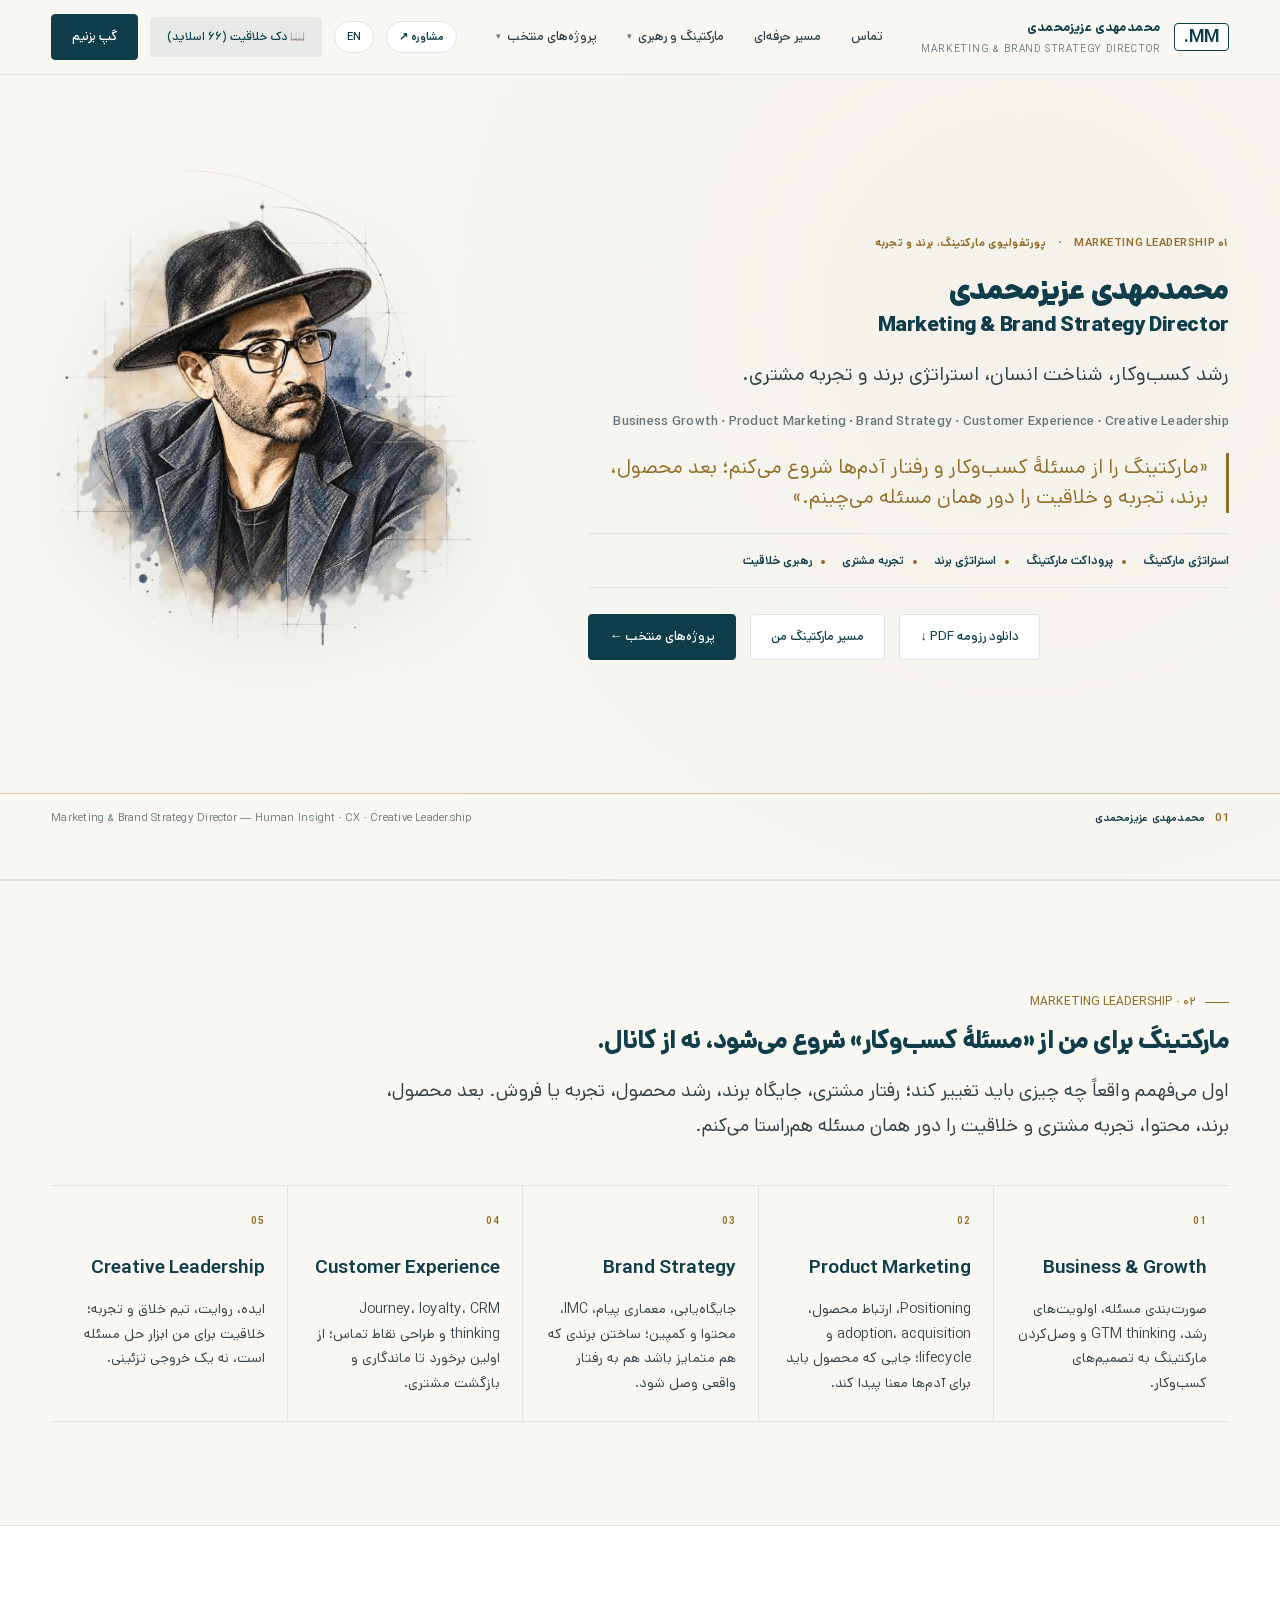
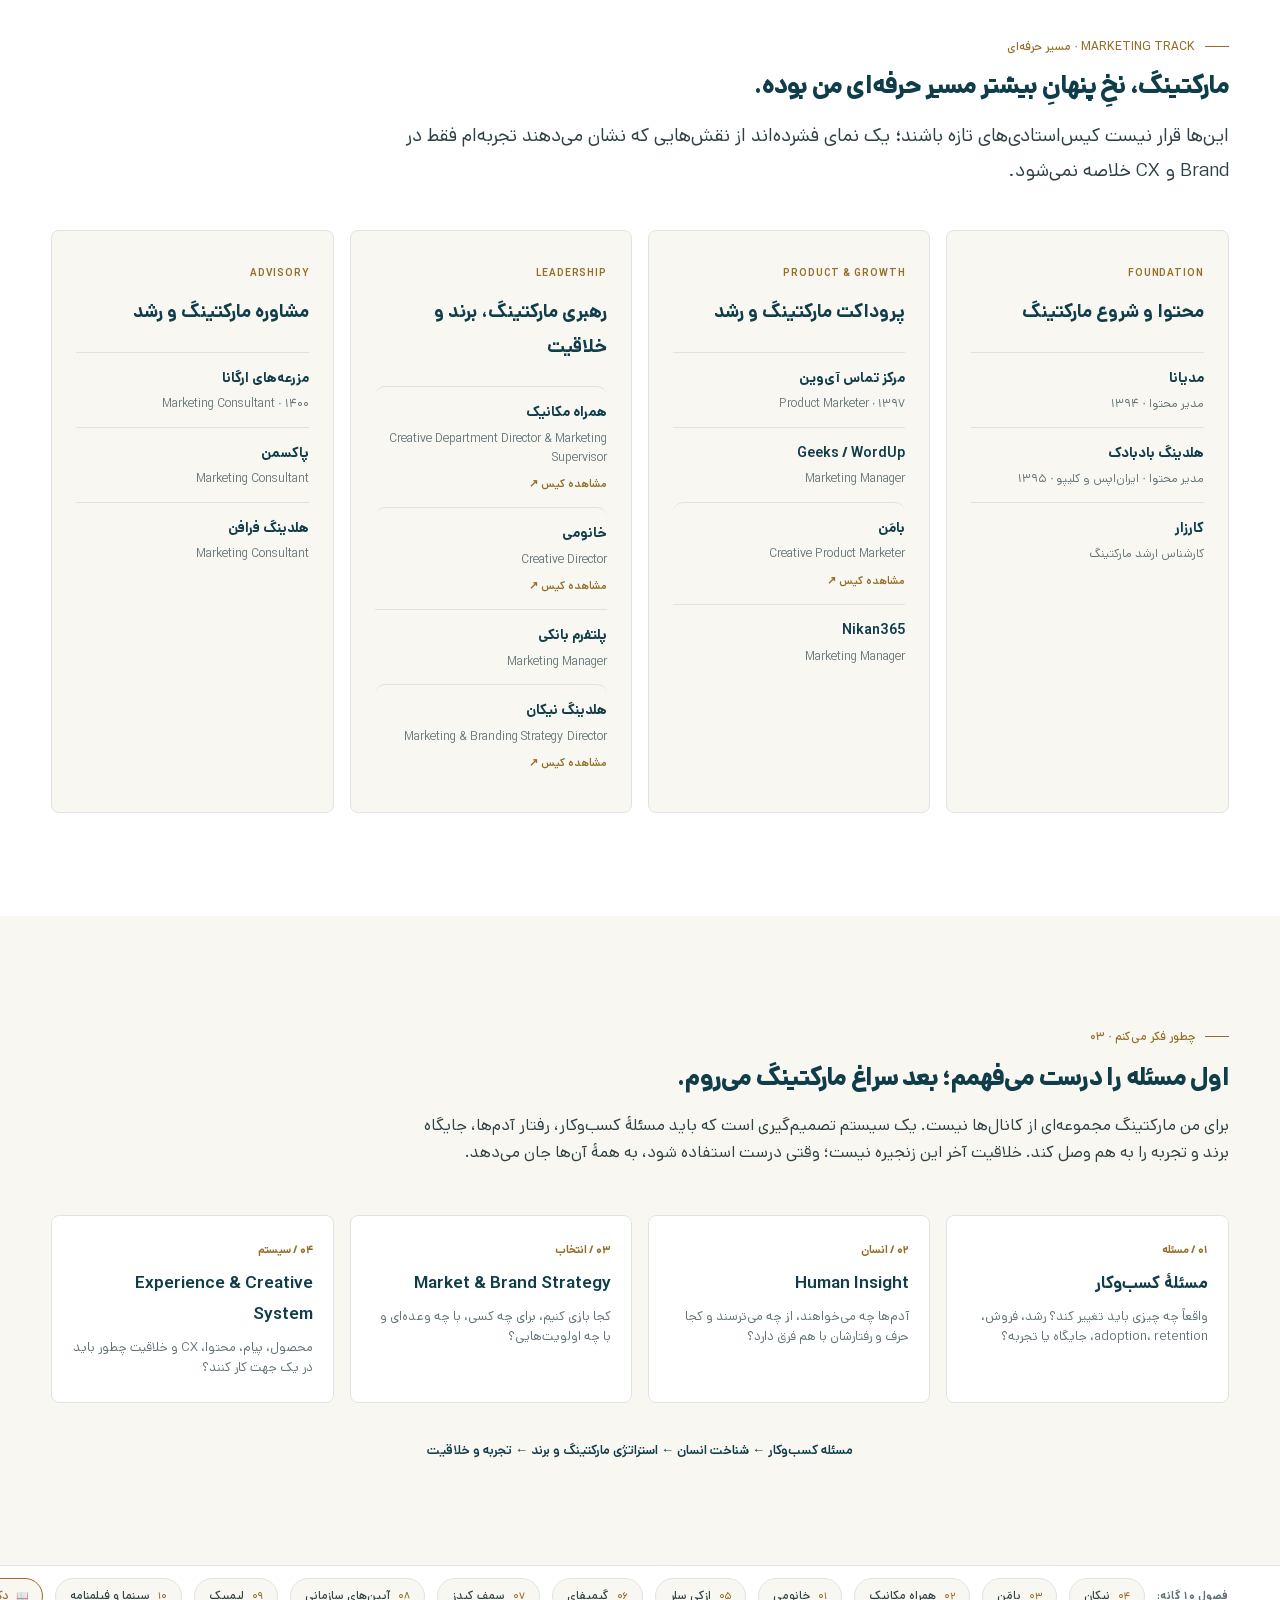
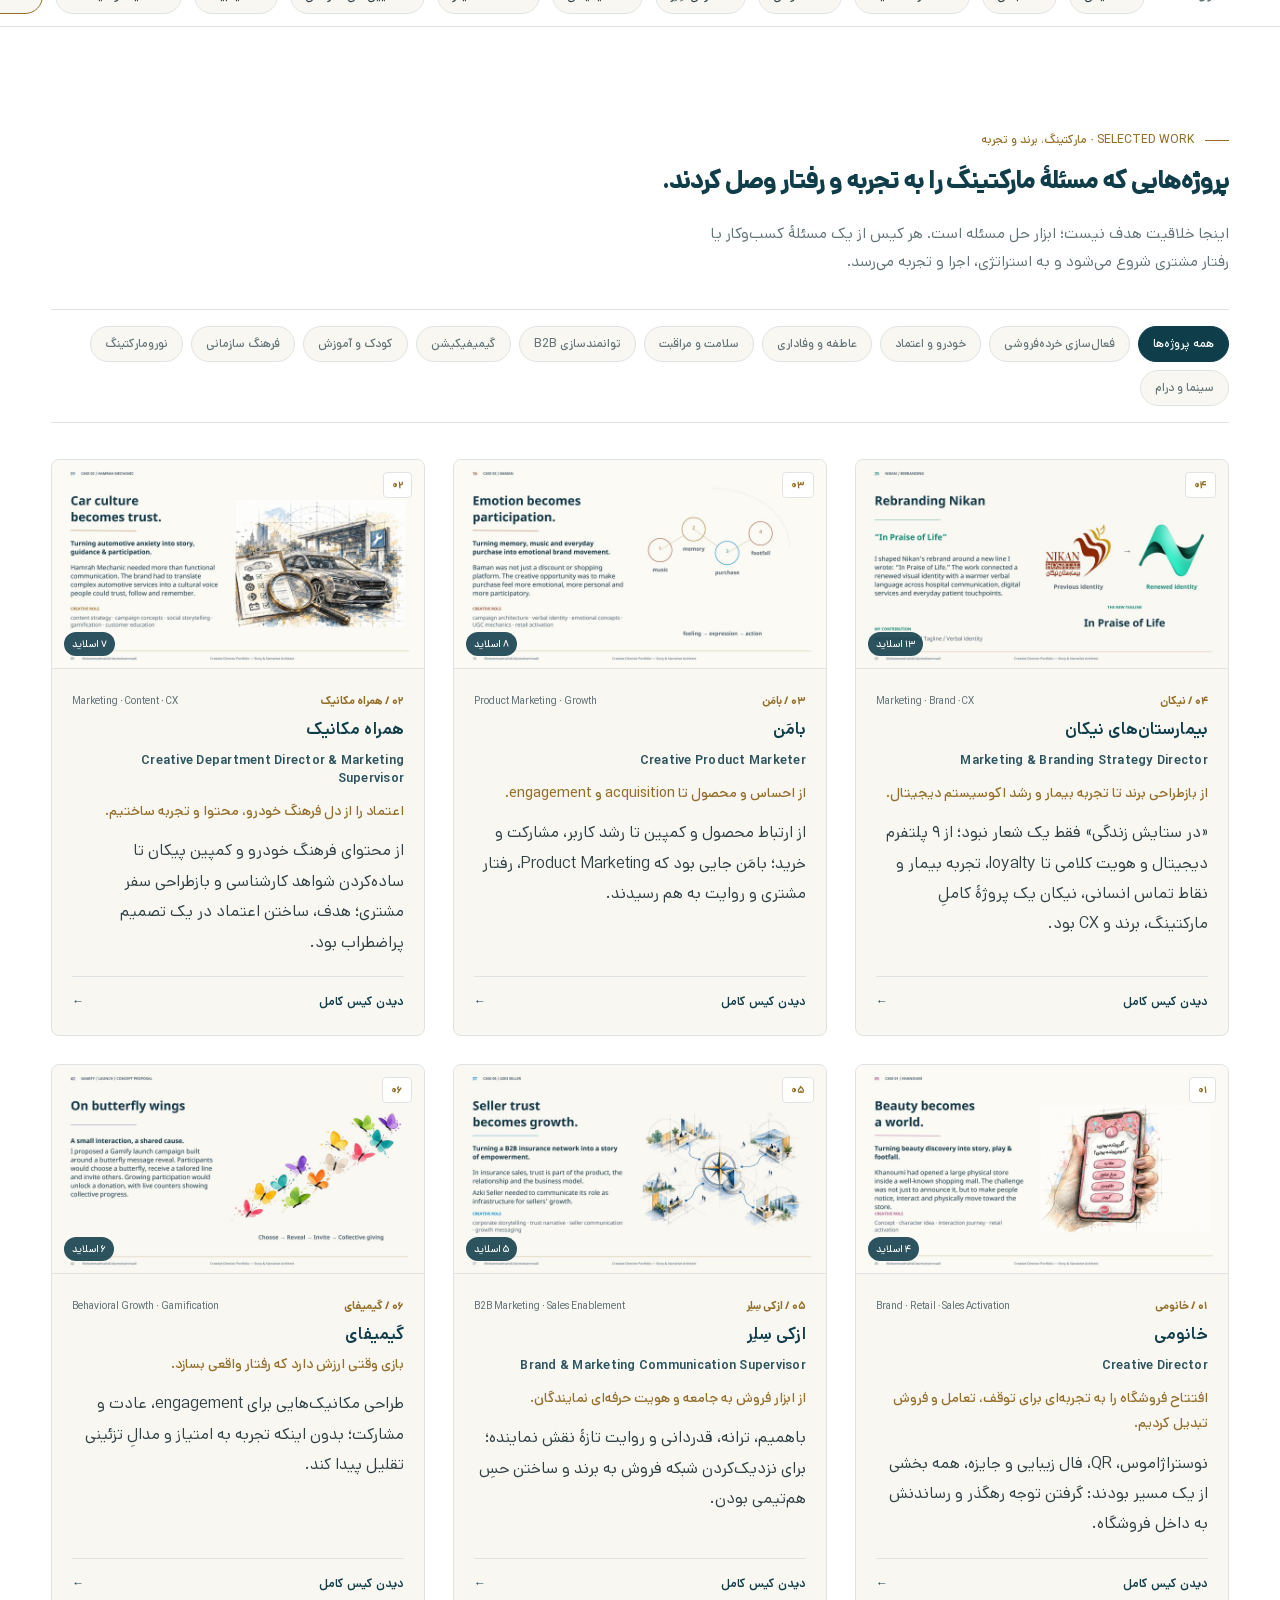
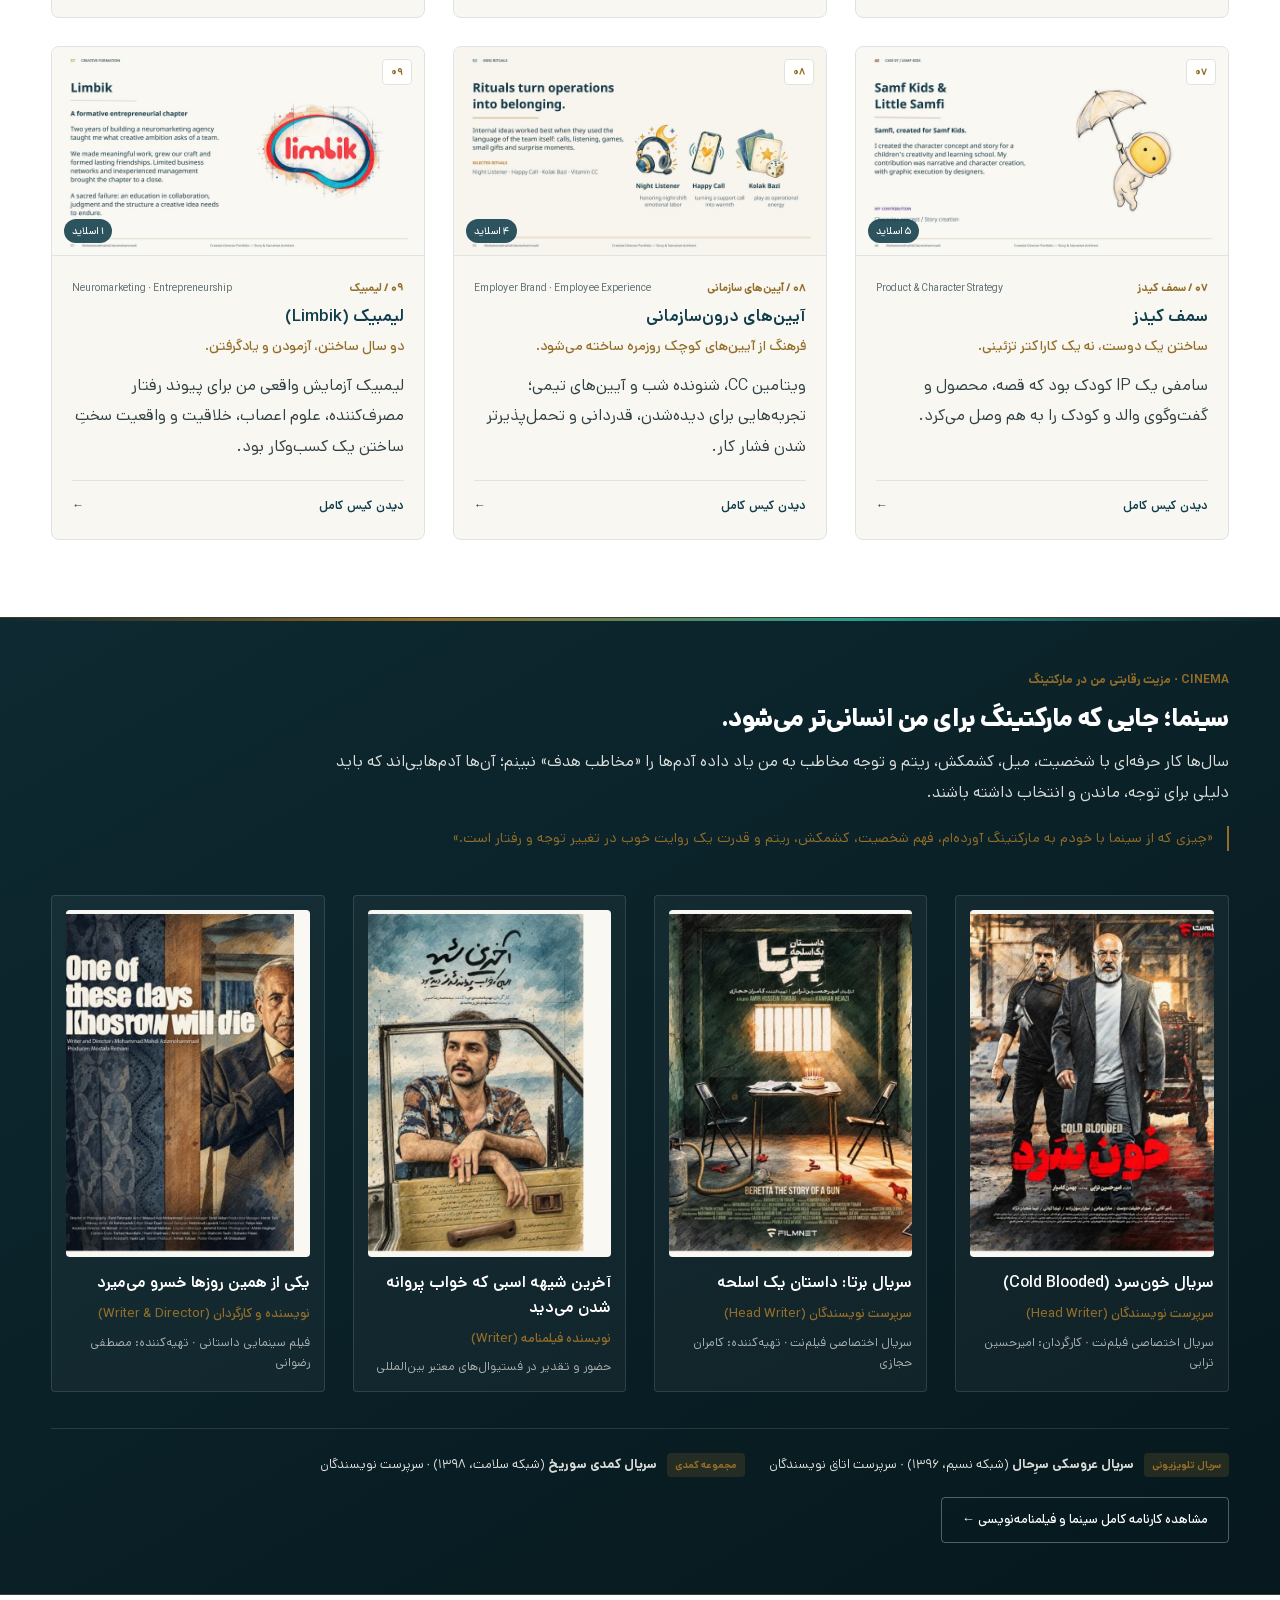
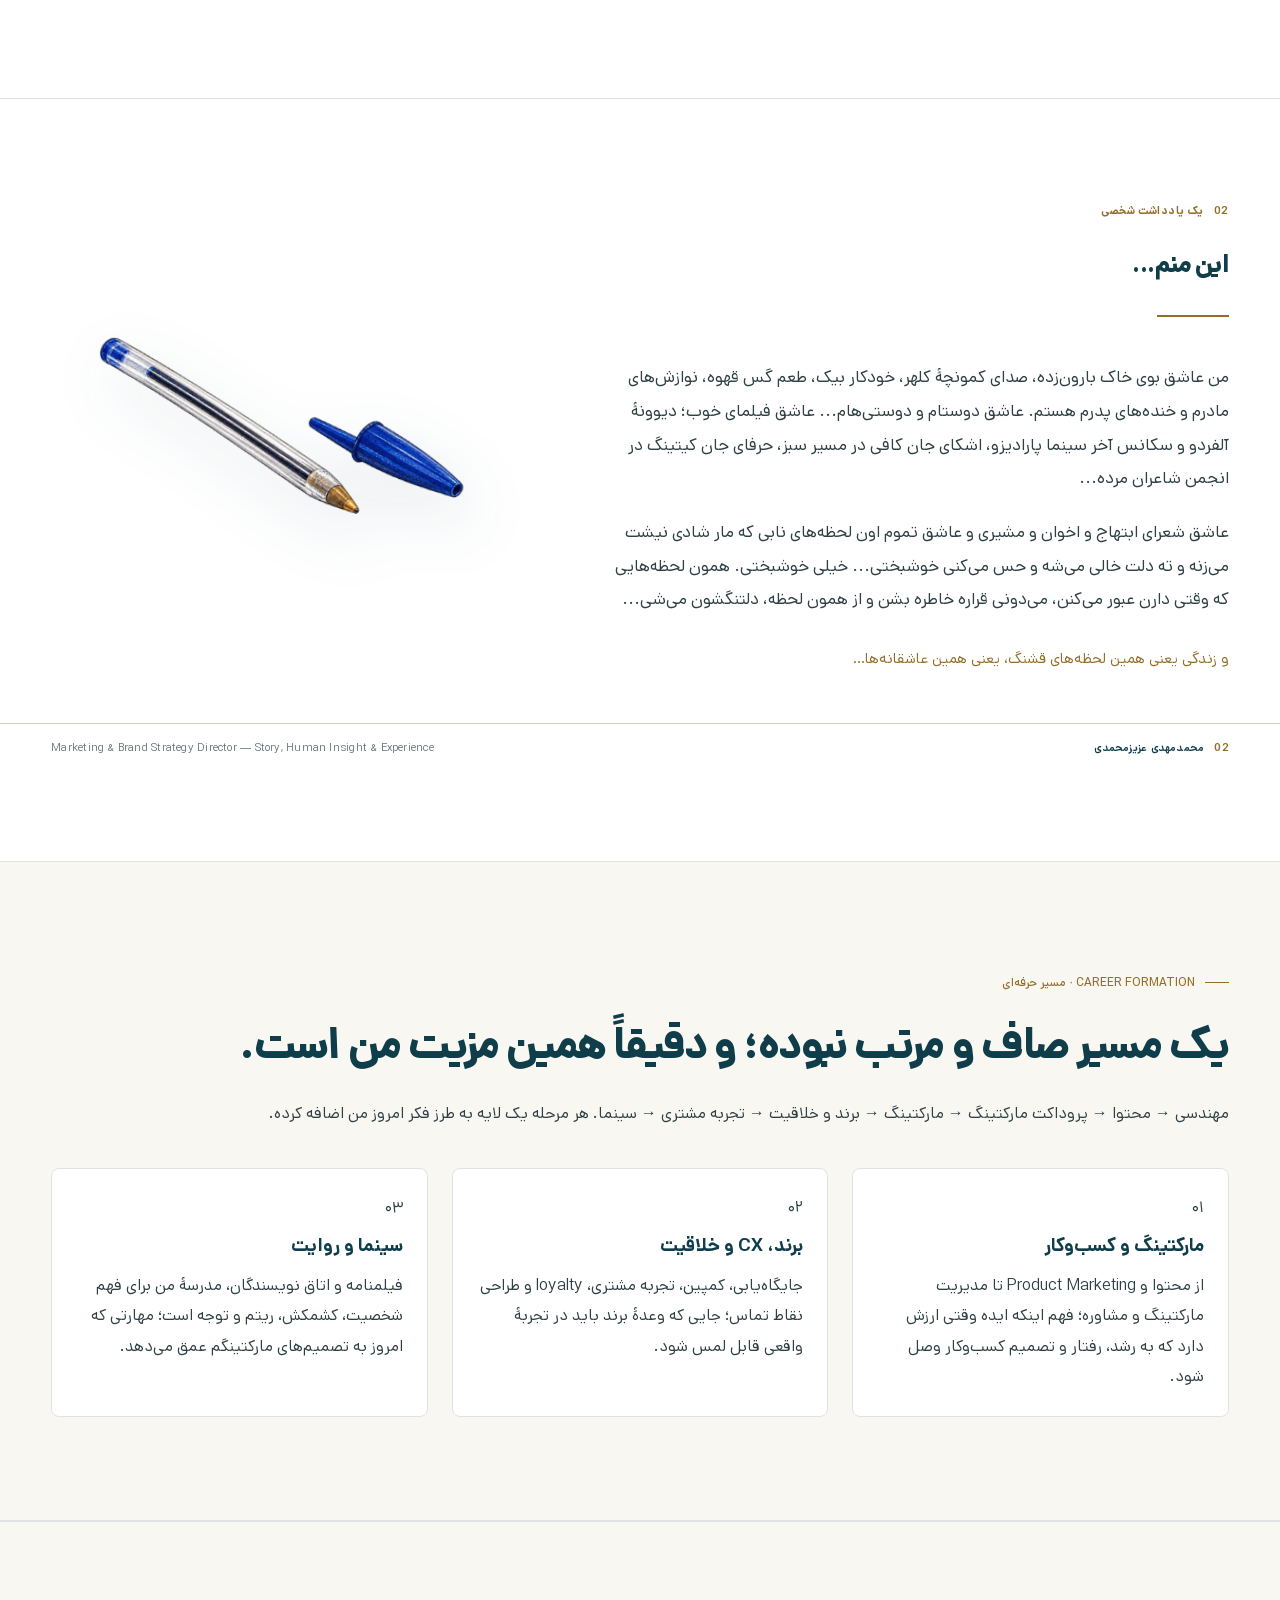
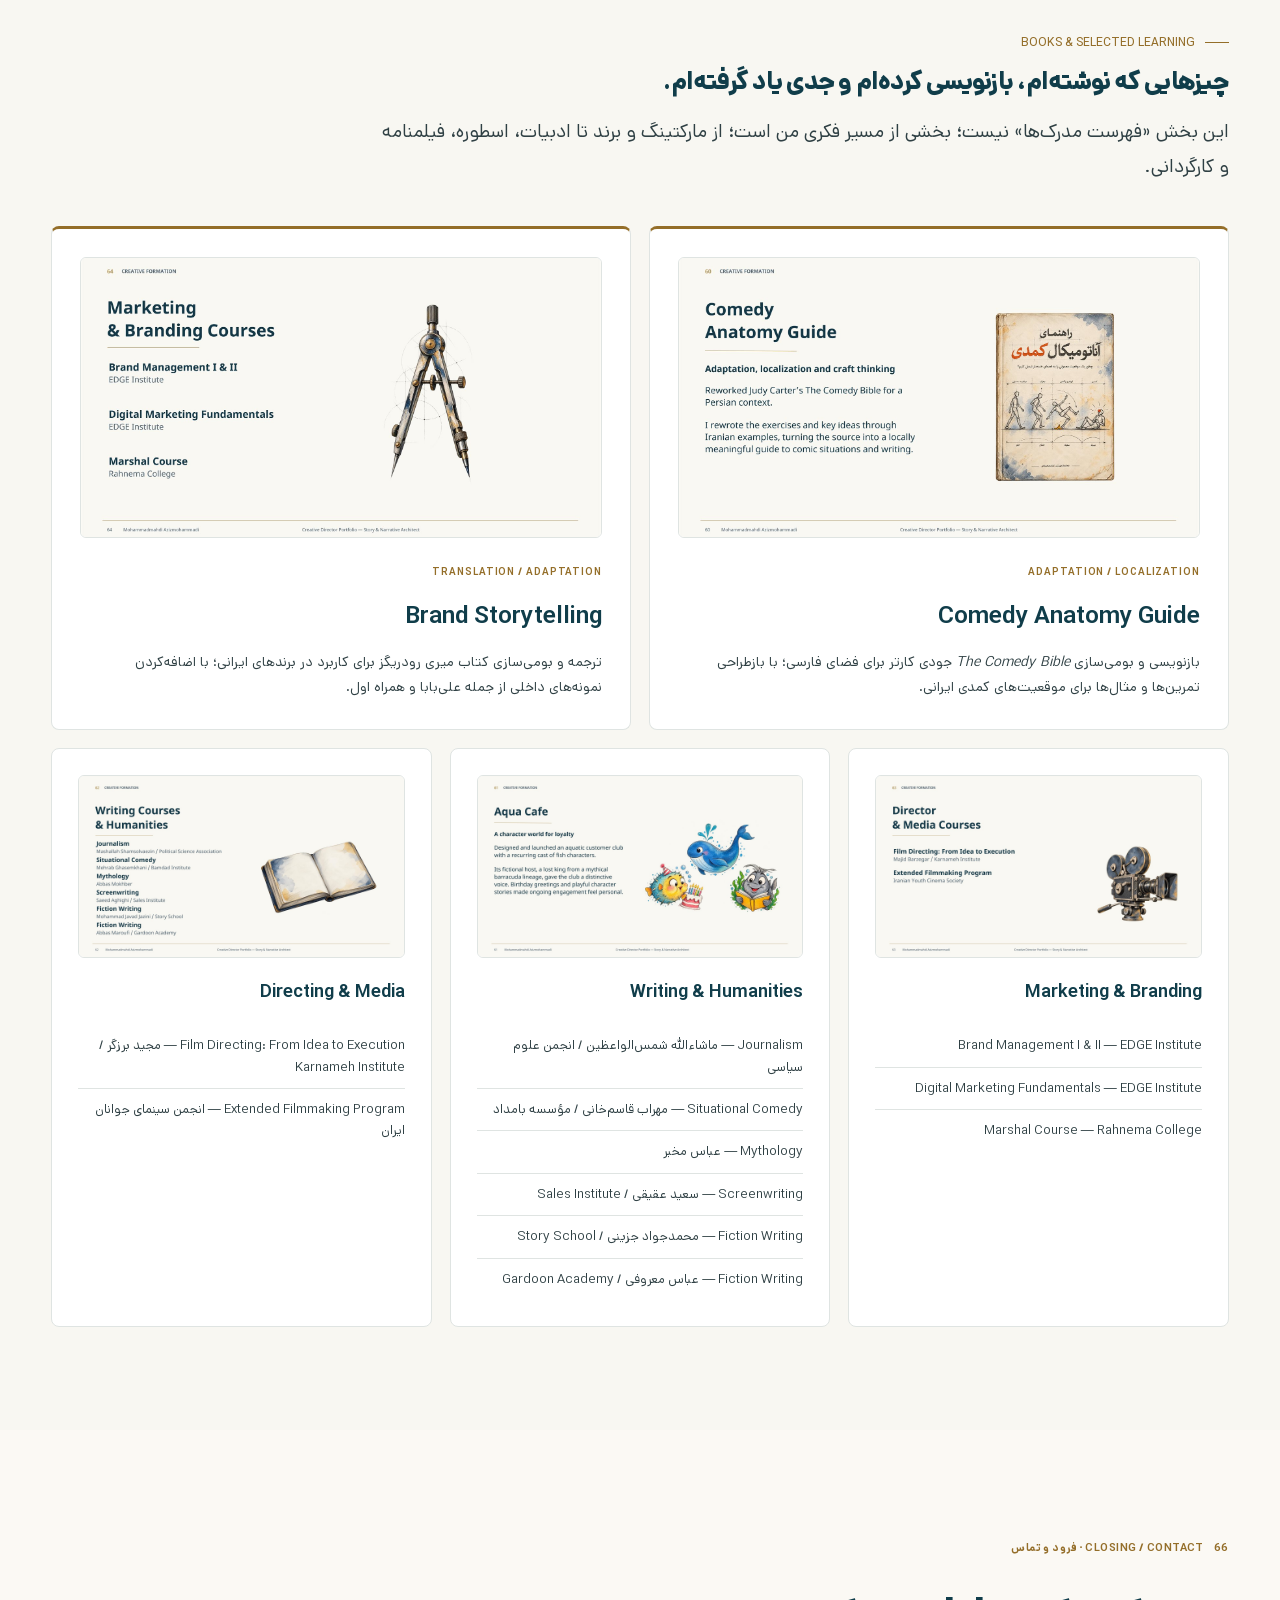
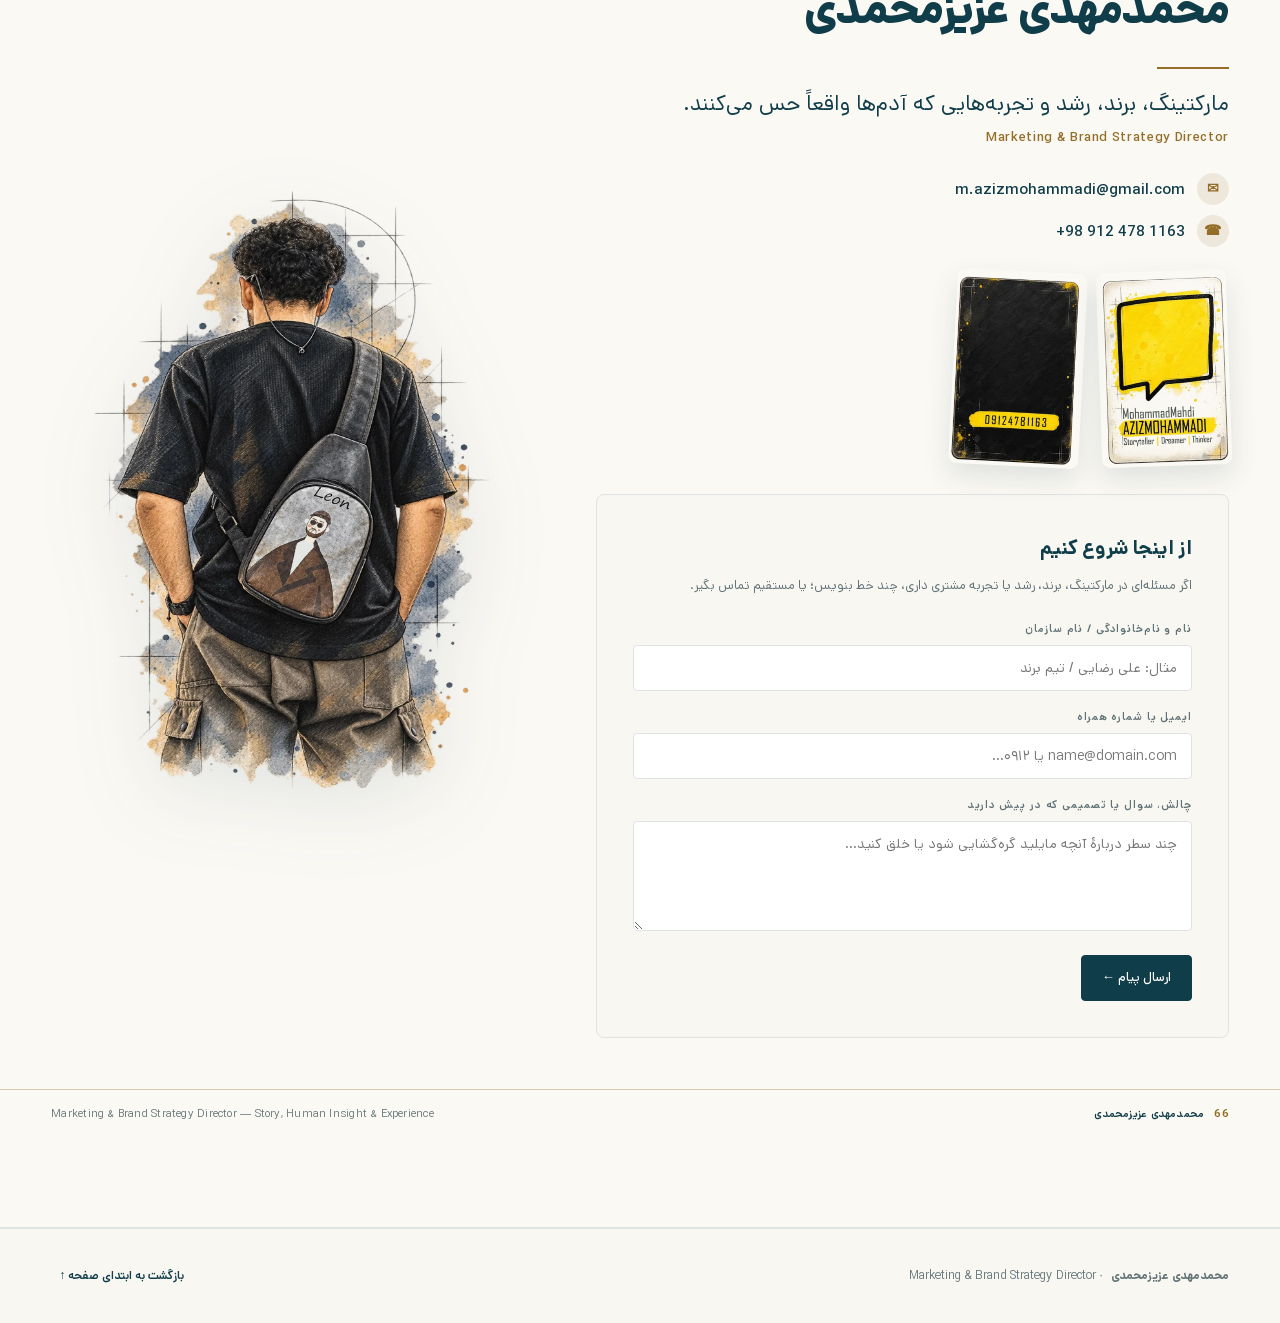
<file: index-fa.html>
<!DOCTYPE html>

<html dir="rtl" lang="fa">
<head>
<meta charset="utf-8"/>
<meta content="width=device-width, initial-scale=1" name="viewport"/>
<meta content="مدیر استراتژی مارکتینگ و برند؛ تجربه در رشد کسب‌وکار، پروداکت مارکتینگ، استراتژی برند، تجربه مشتری و رهبری خلاقیت." name="description"/>
<meta content="#f8f7f2" name="theme-color"/>
<link href="https://portfolio.azizmohammadii.ir/index-fa.html" rel="canonical"/>
<link href="https://portfolio.azizmohammadii.ir/index-fa.html" hreflang="fa" rel="alternate"/>
<link href="https://portfolio.azizmohammadii.ir/" hreflang="en" rel="alternate"/>
<link href="https://portfolio.azizmohammadii.ir/" hreflang="x-default" rel="alternate"/>
<meta content="https://portfolio.azizmohammadii.ir/index-fa.html" property="og:url"/>
<title>محمدمهدی عزیزمحمدی — مدیر استراتژی مارکتینگ و برند</title>
<!-- Open Graph / Meta -->
<meta content="website" property="og:type"/>
<meta content="محمدمهدی عزیزمحمدی — Marketing &amp; Brand Strategy Director" property="og:title"/>
<meta content="مدیر استراتژی مارکتینگ و برند؛ تجربه در رشد کسب‌وکار، پروداکت مارکتینگ، استراتژی برند، تجربه مشتری و رهبری خلاقیت." property="og:description"/>
<meta content="https://portfolio.azizmohammadii.ir/assets/deck/web/page-01.jpg" property="og:image"/>
<meta content="summary_large_image" name="twitter:card"/>
<meta content="محمدمهدی عزیزمحمدی — Marketing &amp; Brand Strategy Director" name="twitter:title"/>
<meta content="رشد کسب‌وکار، پروداکت مارکتینگ، استراتژی برند، تجربه مشتری و رهبری خلاقیت." name="twitter:description"/>
<meta content="https://portfolio.azizmohammadii.ir/assets/deck/web/page-01.jpg" name="twitter:image"/>
<!-- Schema.org Structured Data -->
<script type="application/ld+json">
  {
    "@context": "https://schema.org",
    "@graph": [
      {
        "@type": "Person",
        "@id": "#person",
        "name": "محمدمهدی عزیز‌محمدی",
        "alternateName": "Mohammadmahdi Azizmohammadi",
        "jobTitle": "مدیر استراتژی مارکتینگ و برند",
        "description": "معماری داستان‌ها، شهود انسانی و تجربه‌های برند.",
        "email": "mailto:m.azizmohammadi@gmail.com",
        "telephone": "+989124781163",
        "image": "https://portfolio.azizmohammadii.ir/assets/deck/web/page-01.jpg"
      },
      {
        "@type": "ProfessionalService",
        "name": "استودیوی خلاقیت محمدمهدی عزیز‌محمدی",
        "description": "طراحی کانسپت، معماری روایت، گیمیفیکیشن و خلق تجربه برند.",
        "provider": { "@id": "#person" }
      }
    ]
  }
  </script>
<link href="data:image/svg+xml,&lt;svg xmlns='http://www.w3.org/2000/svg' viewBox='0 0 100 100'&gt;&lt;rect width='100' height='100' rx='20' fill='%23103d4a'/&gt;&lt;text x='50%' y='55%' dominant-baseline='middle' text-anchor='middle' fill='%23f8f7f2' font-family='sans-serif' font-weight='700' font-size='42'&gt;MM&lt;/text&gt;&lt;/svg&gt;" rel="icon"/>
<link href="portfolio.css?v=20261127-6" rel="stylesheet"/>
<meta name="portfolio-build" content="20261127-6">
</head>
<body data-build="20261127-6">
<a class="skip-link" href="#cases">پرش به پروژه‌ها</a>
<!-- پرده ترنزیشن معمارانه و اسکن خطی -->
<div aria-hidden="true" class="architectural-curtain" id="architecturalCurtain">
<div class="curtain-backdrop"></div>
<div class="curtain-laser-line"></div>
<div class="curtain-content">
<div class="curtain-coords">+ 35.6892° N / 51.3890° E // SCALE 1:1</div>
<div class="curtain-title">ARCHITECTURAL SCAN // MM.</div>
</div>
</div>
<!-- اینتروی مونتاژ پرسرعت ۵ صدم ثانیه (۳۰ عکس از پروژه‌ها با اپاسیتی پایین) -->
<header class="site-header">
<div class="container header-inner">
<div class="logo-group">
<a aria-label="صفحه اصلی" class="site-mark" href="#hero" onclick="return navigateToSection(event, this.getAttribute('href'))">MM.</a>
<div class="logo-text">
<span class="logo-title">محمدمهدی عزیز‌محمدی</span>
<span class="logo-subtitle">Marketing &amp; Brand Strategy Director</span>
</div>
</div>
<nav aria-label="ناوبری اصلی" class="site-nav" id="siteNav">
<ul class="nav-links">
<!-- منوی دسته‌بندی ۱۰ جهان خلاقانه -->
<li class="nav-item">
<a class="nav-link" href="#cases" onclick="return navigateToSection(event, this.getAttribute('href'))">
<span>پروژه‌های منتخب</span>
<span class="nav-chevron">▾</span>
</a>
<div class="nav-dropdown mega-dropdown">
<div class="dropdown-header">
<span>پروژه‌های منتخب؛ مارکتینگ، برند و تجربه</span>
<span>کیس‌ها</span>
</div>
<div class="dropdown-grid">










<a class="dropdown-item" data-open-case="nikan" href="#cases" onclick="event.stopPropagation(); openWorldLanding('nikan'); return false;">
<span class="dropdown-item-num">۰۴</span>
<div class="dropdown-item-copy">
<strong>بیمارستان‌های نیکان (Nikan)</strong>
<small>در ستایش زندگی، هویت کلامی، ۹ سایت و سیمرغ</small>
</div>
</a><a class="dropdown-item" data-open-case="baman" href="#cases" onclick="event.stopPropagation(); openWorldLanding('baman'); return false;">
<span class="dropdown-item-num">۰۳</span>
<div class="dropdown-item-copy">
<strong>بامَن (Baman)</strong>
<small>عاطفه، ترانه هایده، فاکتور و شعر محیط کار</small>
</div>
</a><a class="dropdown-item" data-open-case="hamrah" href="#cases" onclick="event.stopPropagation(); openWorldLanding('hamrah'); return false;">
<span class="dropdown-item-num">۰۲</span>
<div class="dropdown-item-copy">
<strong>همراه مکانیک (Hamrah Mechanic)</strong>
<small>فرهنگ خودرو، شواهد کارشناسی و پیکان</small>
</div>
</a><a class="dropdown-item" data-open-case="khanoumi" href="#cases" onclick="event.stopPropagation(); openWorldLanding('khanoumi'); return false;">
<span class="dropdown-item-num">۰۱</span>
<div class="dropdown-item-copy">
<strong>خانومی (Khanoumi)</strong>
<small>فعال‌سازی خرده‌فروشی و فالگیر نوستراژاموس</small>
</div>
</a><a class="dropdown-item" data-open-case="azki" href="#cases" onclick="event.stopPropagation(); openWorldLanding('azki'); return false;">
<span class="dropdown-item-num">۰۵</span>
<div class="dropdown-item-copy">
<strong>ازکی سِلِر (Azki Seller)</strong>
<small>توانمندسازی شبکه فروش بیمه و همایش باهمیم</small>
</div>
</a><a class="dropdown-item" data-open-case="gamify" href="#cases" onclick="event.stopPropagation(); openWorldLanding('gamify'); return false;">
<span class="dropdown-item-num">۰۶</span>
<div class="dropdown-item-copy">
<strong>گیمیفای (Gamify)</strong>
<small>مفاهیم بازی‌وارسازی: پروانه‌ها، آینه، رند و هم‌قلب</small>
</div>
</a><a class="dropdown-item" data-open-case="samf" href="#cases" onclick="event.stopPropagation(); openWorldLanding('samf'); return false;">
<span class="dropdown-item-num">۰۷</span>
<div class="dropdown-item-copy">
<strong>سمف کیدز (Samf Kids)</strong>
<small>خلق کاراکتر سامفی و جهان داستانی کودک</small>
</div>
</a><a class="dropdown-item" data-open-case="rituals" href="#cases" onclick="event.stopPropagation(); openWorldLanding('rituals'); return false;">
<span class="dropdown-item-num">۰۸</span>
<div class="dropdown-item-copy">
<strong>آیین‌های درون‌سازمانی (Rituals)</strong>
<small>ویتامین CC آی‌وین، شنونده شب و فرهنگ تیم</small>
</div>
</a><a class="dropdown-item" data-open-case="limbik" href="#cases" onclick="event.stopPropagation(); openWorldLanding('limbik'); return false;">
<span class="dropdown-item-num">۰۹</span>
<div class="dropdown-item-copy">
<strong>لیمبیک (Limbik)</strong>
<small>آژانس نورومارکتینگ و فصل تجربه کارآفرینی</small>
</div>
</a><a class="dropdown-item" data-open-case="screenwriting" href="#cases" onclick="event.stopPropagation(); openWorldLanding('screenwriting'); return false;">
<span class="dropdown-item-num">۱۰</span>
<div class="dropdown-item-copy">
<strong>فیلمنامه‌نویسی و سینما (Screenwriting)</strong>
<small>سریال‌های خون‌سرد، برتا، اسب و خسرو می‌میرد</small>
</div>
</a></div>
</div>
</li>
<!-- منوی دیدگاه و فلسفه -->
<li class="nav-item">
<a class="nav-link" href="#marketing-leadership" onclick="return navigateToSection(event, this.getAttribute('href'))">
<span>مارکتینگ و رهبری</span>
<span class="nav-chevron">▾</span>
</a>
<div class="nav-dropdown">
<a class="dropdown-item" href="#marketing-track" onclick="return navigateToSection(event, this.getAttribute('href'))">
<span class="dropdown-item-num">۰۲</span>
<div class="dropdown-item-copy">
<strong>مسیر من در مارکتینگ</strong>
<small>از محتوا و محصول تا مدیریت، برند و مشاوره</small>
</div>
</a>
<a class="dropdown-item" href="#pov" onclick="return navigateToSection(event, this.getAttribute('href'))">
<span class="dropdown-item-num">۰۳</span>
<div class="dropdown-item-copy">
<strong>چطور فکر می‌کنم</strong>
<small>مسئله کسب‌وکار، انسان، استراتژی و تجربه</small>
</div>
</a>
<a class="dropdown-item" href="#learning" onclick="return navigateToSection(event, this.getAttribute('href'))"><span class="dropdown-item-num">L</span><div class="dropdown-item-copy"><strong>کتاب‌ها و یادگیری</strong><small>مارکتینگ، برند، ادبیات، فیلمنامه و کارگردانی</small></div></a></div>
</li>
<li><a class="nav-link" href="#formation" onclick="return navigateToSection(event, this.getAttribute('href'))">مسیر حرفه‌ای</a></li>
<li><a class="nav-link" href="#contact" onclick="return navigateToSection(event, this.getAttribute('href'))">تماس</a></li>
</ul>
</nav>
<div class="header-actions">
<a class="lang-switch advisory-switch" href="https://azizmohammadii.ir/" title="Strategic Advisory">مشاوره ↗</a>
<a class="lang-switch" href="index.html" title="English Version">EN</a>
<button class="btn-deck-trigger" onclick="openDeck(1)" type="button">
<span>📖 دک خلاقیت (۶۶ اسلاید)</span>
</button>
<a class="btn-primary" href="#contact" onclick="return navigateToSection(event, this.getAttribute('href'))">گپ بزنیم</a>
<button aria-label="منو" class="mobile-menu-btn" id="mobileMenuBtn" type="button">☰</button>
</div>
</div>
</header>
<!-- نمای اصلی پورتفولیو (کاور، یادداشت شخصی، مانیفست، نقشه ۱۰ جهان، باکس سینما، پیشینه و پایان‌بندی) -->
<main id="mainView">
<!-- صفحه اول پرزنتیشن: کاور اصلی مطابق اسلاید ۰۱ با تصویر شفاف پرتره بدون قاب اسلاید -->
<section class="hero-section hero-monograph" id="hero">
<div class="container hero-grid">
<div class="hero-copy">
<div class="hero-deck-badge">
<span>۰۱ MARKETING LEADERSHIP</span>
<span>·</span>
<span>پورتفولیوی مارکتینگ، برند و تجربه</span>
</div>
<h1 class="hero-title">
<span class="hero-title-name">محمدمهدی عزیز‌محمدی</span>
<span class="hero-title-role">Marketing &amp; Brand Strategy Director</span>
</h1>
<p class="hero-tagline">رشد کسب‌وکار، شناخت انسان، استراتژی برند و تجربه مشتری.</p>
<div class="hero-subtags">Business Growth · Product Marketing · Brand Strategy · Customer Experience · Creative Leadership</div>
<blockquote class="hero-motto">«مارکتینگ را از مسئلهٔ کسب‌وکار و رفتار آدم‌ها شروع می‌کنم؛ بعد محصول، برند، تجربه و خلاقیت را دور همان مسئله می‌چینم.»</blockquote>
<div class="hero-specialisms">
<span class="spec-item">استراتژی مارکتینگ</span>
<span class="spec-item">پروداکت مارکتینگ</span>
<span class="spec-item">استراتژی برند</span>
<span class="spec-item">تجربه مشتری</span>
<span class="spec-item">رهبری خلاقیت</span>
</div>
<div class="hero-actions">
<a class="btn-primary" href="#cases">پروژه‌های منتخب ←</a>
<a class="btn-secondary" href="#marketing-track">مسیر مارکتینگ من</a>
<a class="btn-secondary cv-download-btn" href="assets/docs/Mohammadmahdi_Azizmohammadi_CV.pdf" download>دانلود رزومه PDF ↓</a>
</div>
</div>
<!-- تصویر شفاف پرتره مستقیم روی بوم بدون کادر سفید -->
<div class="hero-artwork-area">
<img alt="محمدمهدی عزیزمحمدی — مدیر استراتژی مارکتینگ و برند" class="hero-portrait-art" height="885" loading="eager" src="assets/deck/web/portrait-cover.webp" width="710"/>
</div>
</div>
<!-- خط هیرلاین زیربخش مطابق اسلاید ۱ دک -->
<div class="container monograph-baseline-rule">
<div class="baseline-left">
<span class="baseline-num">01</span>
<span class="baseline-author">محمدمهدی عزیز‌محمدی</span>
</div>
<div class="baseline-right">
<span>Marketing &amp; Brand Strategy Director — Human Insight · CX · Creative Leadership</span>
</div>
</div>
</section><section class="marketing-leadership-section" id="marketing-leadership">
<div class="container">
<div class="marketing-section-head">
<span class="eyebrow">MARKETING LEADERSHIP · ۰۲</span>
<h2>مارکتینگ برای من از «مسئلهٔ کسب‌وکار» شروع می‌شود، نه از کانال.</h2>
<p>اول می‌فهمم واقعاً چه چیزی باید تغییر کند؛ رفتار مشتری، جایگاه برند، رشد محصول، تجربه یا فروش. بعد محصول، برند، محتوا، تجربه مشتری و خلاقیت را دور همان مسئله هم‌راستا می‌کنم.</p>
</div>
<div class="leadership-grid">
<article class="leadership-card"><span>01</span><h3>Business &amp; Growth</h3><p>صورت‌بندی مسئله، اولویت‌های رشد، GTM thinking و وصل‌کردن مارکتینگ به تصمیم‌های کسب‌وکار.</p></article>
<article class="leadership-card"><span>02</span><h3>Product Marketing</h3><p>Positioning، ارتباط محصول، adoption، acquisition و lifecycle؛ جایی که محصول باید برای آدم‌ها معنا پیدا کند.</p></article>
<article class="leadership-card"><span>03</span><h3>Brand Strategy</h3><p>جایگاه‌یابی، معماری پیام، IMC، محتوا و کمپین؛ ساختن برندی که هم متمایز باشد هم به رفتار واقعی وصل شود.</p></article>
<article class="leadership-card"><span>04</span><h3>Customer Experience</h3><p>Journey، loyalty، CRM thinking و طراحی نقاط تماس؛ از اولین برخورد تا ماندگاری و بازگشت مشتری.</p></article>
<article class="leadership-card"><span>05</span><h3>Creative Leadership</h3><p>ایده، روایت، تیم خلاق و تجربه؛ خلاقیت برای من ابزار حل مسئله است، نه یک خروجی تزئینی.</p></article>
</div>
</div>
</section><section class="marketing-track-section" id="marketing-track">
<div class="container">
<div class="marketing-section-head track-head">
<span class="eyebrow">MARKETING TRACK · مسیر حرفه‌ای</span>
<h2>مارکتینگ، نخِ پنهانِ بیشتر مسیر حرفه‌ای من بوده.</h2>
<p>این‌ها قرار نیست کیس‌استادی‌های تازه باشند؛ یک نمای فشرده‌اند از نقش‌هایی که نشان می‌دهند تجربه‌ام فقط در Brand و CX خلاصه نمی‌شود.</p>
</div>
<div class="marketing-track-grid">
<article class="track-card"><span class="track-kicker">FOUNDATION</span><h3>محتوا و شروع مارکتینگ</h3><div class="track-role"><b>مدیانا</b><span>مدیر محتوا · ۱۳۹۴</span></div><div class="track-role"><b>هلدینگ بادبادک</b><span>مدیر محتوا · ایران‌اپس و کلیپو · ۱۳۹۵</span></div><div class="track-role"><b>کارزار</b><span>کارشناس ارشد مارکتینگ</span></div></article>
<article class="track-card"><span class="track-kicker">PRODUCT &amp; GROWTH</span><h3>پروداکت مارکتینگ و رشد</h3><div class="track-role"><b>مرکز تماس آی‌وین</b><span>Product Marketer · ۱۳۹۷</span></div><div class="track-role"><b>Geeks / WordUp</b><span>Marketing Manager</span></div><div class="track-role track-role-link" data-open-case="baman" role="button" tabindex="0" onclick="event.stopPropagation(); openWorldLanding('baman'); return false;"><b>بامَن</b><span>Creative Product Marketer</span><small>مشاهده کیس ↗</small></div><div class="track-role"><b>Nikan365</b><span>Marketing Manager</span></div></article>
<article class="track-card"><span class="track-kicker">LEADERSHIP</span><h3>رهبری مارکتینگ، برند و خلاقیت</h3><div class="track-role track-role-link" data-open-case="hamrah" role="button" tabindex="0" onclick="event.stopPropagation(); openWorldLanding('hamrah'); return false;"><b>همراه مکانیک</b><span>Creative Department Director &amp; Marketing Supervisor</span><small>مشاهده کیس ↗</small></div><div class="track-role track-role-link" data-open-case="khanoumi" role="button" tabindex="0" onclick="event.stopPropagation(); openWorldLanding('khanoumi'); return false;"><b>خانومی</b><span>Creative Director</span><small>مشاهده کیس ↗</small></div><div class="track-role"><b>پلتفرم بانکی</b><span>Marketing Manager</span></div><div class="track-role track-role-link" data-open-case="nikan" role="button" tabindex="0" onclick="event.stopPropagation(); openWorldLanding('nikan'); return false;"><b>هلدینگ نیکان</b><span>Marketing &amp; Branding Strategy Director</span><small>مشاهده کیس ↗</small></div></article>
<article class="track-card"><span class="track-kicker">ADVISORY</span><h3>مشاوره مارکتینگ و رشد</h3><div class="track-role"><b>مزرعه‌های ارگانا</b><span>Marketing Consultant · ۱۴۰۰</span></div><div class="track-role"><b>پاکسمن</b><span>Marketing Consultant</span></div><div class="track-role"><b>هلدینگ فرافن</b><span>Marketing Consultant</span></div></article>
</div>
</div>
</section>
<!-- نوار دسته‌بندی و پرش سریع به فصول ۱۰ گانه -->
<!-- یادداشت شخصی: این منم... مطابق اسلاید ۰۲ با طرح خودکار بیک آبی روی کاغذ بدون کادر -->
<!-- دیدگاه و مانیفست: چهارگانه معماری روایت (Page 03) -->
<section class="pov-section" id="pov">
<div class="container">
<div class="pov-header">
<span class="eyebrow">چطور فکر می‌کنم · ۰۳</span>
<h2>اول مسئله را درست می‌فهمم؛ بعد سراغ مارکتینگ می‌روم.</h2>
<p>برای من مارکتینگ مجموعه‌ای از کانال‌ها نیست. یک سیستم تصمیم‌گیری است که باید مسئلهٔ کسب‌وکار، رفتار آدم‌ها، جایگاه برند و تجربه را به هم وصل کند. خلاقیت آخر این زنجیره نیست؛ وقتی درست استفاده شود، به همهٔ آن‌ها جان می‌دهد.</p>
</div>
<div class="framework-chain">
<div class="framework-card">
<div class="framework-step">۰۱ / مسئله</div>
<h3>مسئلهٔ کسب‌وکار</h3>
<p>واقعاً چه چیزی باید تغییر کند؟ رشد، فروش، adoption، retention، جایگاه یا تجربه؟</p>
</div>
<div class="framework-card">
<div class="framework-step">۰۲ / انسان</div>
<h3>Human Insight</h3>
<p>آدم‌ها چه می‌خواهند، از چه می‌ترسند و کجا حرف و رفتارشان با هم فرق دارد؟</p>
</div>
<div class="framework-card">
<div class="framework-step">۰۳ / انتخاب</div>
<h3>Market &amp; Brand Strategy</h3>
<p>کجا بازی کنیم، برای چه کسی، با چه وعده‌ای و با چه اولویت‌هایی؟</p>
</div>
<div class="framework-card">
<div class="framework-step">۰۴ / سیستم</div>
<h3>Experience &amp; Creative System</h3>
<p>محصول، پیام، محتوا، CX و خلاقیت چطور باید در یک جهت کار کنند؟</p>
</div>
</div>
<div class="framework-flow-indicator">مسئله کسب‌وکار ← شناخت انسان ← استراتژی مارکتینگ و برند ← تجربه و خلاقیت</div>
</div>
</section>
<!-- نقشه پروژه‌ها: ۱۰ جهان خلاقانه (Page 04 به بعد) -->
<div aria-label="پرش سریع به فصول" class="chapter-ribbon" role="navigation">
<div class="container chapter-ribbon-inner">
<span style="font-size:11px;font-weight:700;color:var(--muted);letter-spacing:0.05em;">فصول ۱۰ گانه:</span>











<button class="chapter-pill" data-open-case="nikan" type="button" onclick="event.stopPropagation(); openWorldLanding('nikan'); return false;"><span class="chapter-pill-num">۰۴</span> نیکان</button><button class="chapter-pill" data-open-case="baman" type="button" onclick="event.stopPropagation(); openWorldLanding('baman'); return false;"><span class="chapter-pill-num">۰۳</span> بامَن</button><button class="chapter-pill" data-open-case="hamrah" type="button" onclick="event.stopPropagation(); openWorldLanding('hamrah'); return false;"><span class="chapter-pill-num">۰۲</span> همراه مکانیک</button><button class="chapter-pill" data-open-case="khanoumi" type="button" onclick="event.stopPropagation(); openWorldLanding('khanoumi'); return false;"><span class="chapter-pill-num">۰۱</span> خانومی</button><button class="chapter-pill" data-open-case="azki" type="button" onclick="event.stopPropagation(); openWorldLanding('azki'); return false;"><span class="chapter-pill-num">۰۵</span> ازکی سِلِر</button><button class="chapter-pill" data-open-case="gamify" type="button" onclick="event.stopPropagation(); openWorldLanding('gamify'); return false;"><span class="chapter-pill-num">۰۶</span> گیمیفای</button><button class="chapter-pill" data-open-case="samf" type="button" onclick="event.stopPropagation(); openWorldLanding('samf'); return false;"><span class="chapter-pill-num">۰۷</span> سمف کیدز</button><button class="chapter-pill" data-open-case="rituals" type="button" onclick="event.stopPropagation(); openWorldLanding('rituals'); return false;"><span class="chapter-pill-num">۰۸</span> آیین‌های سازمانی</button><button class="chapter-pill" data-open-case="limbik" type="button" onclick="event.stopPropagation(); openWorldLanding('limbik'); return false;"><span class="chapter-pill-num">۰۹</span> لیمبیک</button><button class="chapter-pill" data-open-case="screenwriting" type="button" onclick="event.stopPropagation(); openWorldLanding('screenwriting'); return false;"><span class="chapter-pill-num">۱۰</span> سینما و فیلمنامه</button><button class="chapter-pill" onclick="openDeck(1)" style="border-color:var(--gold);color:var(--gold);" type="button"><span class="chapter-pill-num">📖</span> دک کامل</button></div>
</div><section class="cases-section" id="cases">
<div class="container">
<div class="cases-header">
<span class="eyebrow">SELECTED WORK · مارکتینگ، برند و تجربه</span>
<div class="cases-intro-row">
<div>
<h2 class="cases-title">پروژه‌هایی که مسئلهٔ مارکتینگ را به تجربه و رفتار وصل کردند.</h2>
</div>
<p class="cases-sub">اینجا خلاقیت هدف نیست؛ ابزار حل مسئله است. هر کیس از یک مسئلهٔ کسب‌وکار یا رفتار مشتری شروع می‌شود و به استراتژی، اجرا و تجربه می‌رسد.</p>
</div>
</div>
<!-- نوار فیلترها -->
<div aria-label="فیلتر کیس استادی‌ها" class="filter-bar" role="toolbar">
<button class="filter-btn active" data-filter="all" type="button">همه پروژه‌ها</button>
<button class="filter-btn" data-filter="retail" type="button">فعال‌سازی خرده‌فروشی</button>
<button class="filter-btn" data-filter="automotive" type="button">خودرو و اعتماد</button>
<button class="filter-btn" data-filter="emotion" type="button">عاطفه و وفاداری</button>
<button class="filter-btn" data-filter="healthcare" type="button">سلامت و مراقبت</button>
<button class="filter-btn" data-filter="b2b" type="button">توانمندسازی B2B</button>
<button class="filter-btn" data-filter="gamification" type="button">گیمیفیکیشن</button>
<button class="filter-btn" data-filter="kids" type="button">کودک و آموزش</button>
<button class="filter-btn" data-filter="culture" type="button">فرهنگ سازمانی</button>
<button class="filter-btn" data-filter="agency" type="button">نورومارکتینگ</button>
<button class="filter-btn" data-filter="cinema" type="button">سینما و درام</button>
</div>
<!-- شبکه کارت‌های ۱۰ جهان خلاقانه -->
<div class="cases-grid">
<!-- ۰۱ خانومی -->
<!-- ۰۲ همراه مکانیک -->
<!-- ۰۳ بامَن -->
<!-- ۰۴ نیکان -->
<!-- ۰۵ ازکی سِلِر -->
<!-- ۰۶ گیمیفای -->
<!-- ۰۷ سمف کیدز -->
<!-- ۰۸ آیین‌های درون‌سازمانی -->
<!-- ۰۹ لیمبیک -->
<!-- ۱۰ فیلمنامه‌نویسی و صنعت سینما -->
<article class="case-card" data-case="nikan" data-category="healthcare culture" tabindex="0" onclick="event.stopPropagation(); openWorldLanding('nikan'); return false;">
<div class="case-card-thumb">
<img alt="بیمارستان‌های نیکان در ستایش زندگی" height="338" loading="lazy" src="assets/deck/web/page-24.jpg" width="600"/>
<span class="case-badge">۰۴</span>
<span class="case-slide-count">۱۳ اسلاید</span>
</div>
<div class="case-card-content">
<div class="case-meta">
<span class="case-num">۰۴ / نیکان</span>
<span class="case-cat">Marketing · Brand · CX</span>
</div>
<h3 class="case-title">بیمارستان‌های نیکان</h3>
<div class="case-role">Marketing &amp; Branding Strategy Director</div>
<p class="case-headline">از بازطراحی برند تا تجربه بیمار و رشد اکوسیستم دیجیتال.</p>
<p class="case-desc">«در ستایش زندگی» فقط یک شعار نبود؛ از ۹ پلتفرم دیجیتال و هویت کلامی تا loyalty، تجربه بیمار و نقاط تماس انسانی، نیکان یک پروژهٔ کاملِ مارکتینگ، برند و CX بود.</p>
<div class="case-action">
<span>دیدن کیس کامل</span>
<span class="case-action-arrow">←</span>
</div>
</div>
</article><article class="case-card" data-case="baman" data-category="emotion retail" tabindex="0" onclick="event.stopPropagation(); openWorldLanding('baman'); return false;">
<div class="case-card-thumb">
<img alt="بامَن عاطفه و مشارکت" height="338" loading="lazy" src="assets/deck/web/page-16.jpg" width="600"/>
<span class="case-badge">۰۳</span>
<span class="case-slide-count">۸ اسلاید</span>
</div>
<div class="case-card-content">
<div class="case-meta">
<span class="case-num">۰۳ / بامَن</span>
<span class="case-cat">Product Marketing · Growth</span>
</div>
<h3 class="case-title">بامَن</h3>
<div class="case-role">Creative Product Marketer</div>
<p class="case-headline">از احساس و محصول تا acquisition و engagement.</p>
<p class="case-desc">از ارتباط محصول و کمپین تا رشد کاربر، مشارکت و خرید؛ بامَن جایی بود که Product Marketing، رفتار مشتری و روایت به هم رسیدند.</p>
<div class="case-action">
<span>دیدن کیس کامل</span>
<span class="case-action-arrow">←</span>
</div>
</div>
</article><article class="case-card" data-case="hamrah" data-category="automotive gamification" tabindex="0" onclick="event.stopPropagation(); openWorldLanding('hamrah'); return false;">
<div class="case-card-thumb">
<img alt="همراه مکانیک فرهنگ خودرو و اعتماد" height="338" loading="lazy" src="assets/deck/web/page-09.jpg" width="600"/>
<span class="case-badge">۰۲</span>
<span class="case-slide-count">۷ اسلاید</span>
</div>
<div class="case-card-content">
<div class="case-meta">
<span class="case-num">۰۲ / همراه مکانیک</span>
<span class="case-cat">Marketing · Content · CX</span>
</div>
<h3 class="case-title">همراه مکانیک</h3>
<div class="case-role">Creative Department Director &amp; Marketing Supervisor</div>
<p class="case-headline">اعتماد را از دل فرهنگ خودرو، محتوا و تجربه ساختیم.</p>
<p class="case-desc">از محتوای فرهنگ خودرو و کمپین پیکان تا ساده‌کردن شواهد کارشناسی و بازطراحی سفر مشتری؛ هدف، ساختن اعتماد در یک تصمیم پراضطراب بود.</p>
<div class="case-action">
<span>دیدن کیس کامل</span>
<span class="case-action-arrow">←</span>
</div>
</div>
</article><article class="case-card" data-case="khanoumi" data-category="retail gamification" tabindex="0" onclick="event.stopPropagation(); openWorldLanding('khanoumi'); return false;">
<div class="case-card-thumb">
<img alt="فعال‌سازی فروشگاهی خانومی" height="338" loading="lazy" src="assets/deck/web/page-05.jpg" width="600"/>
<span class="case-badge">۰۱</span>
<span class="case-slide-count">۴ اسلاید</span>
</div>
<div class="case-card-content">
<div class="case-meta">
<span class="case-num">۰۱ / خانومی</span>
<span class="case-cat">Brand · Retail · Sales Activation</span>
</div>
<h3 class="case-title">خانومی</h3>
<div class="case-role">Creative Director</div>
<p class="case-headline">افتتاح فروشگاه را به تجربه‌ای برای توقف، تعامل و فروش تبدیل کردیم.</p>
<p class="case-desc">نوستراژاموس، QR، فال زیبایی و جایزه، همه بخشی از یک مسیر بودند: گرفتن توجه رهگذر و رساندنش به داخل فروشگاه.</p>
<div class="case-action">
<span>دیدن کیس کامل</span>
<span class="case-action-arrow">←</span>
</div>
</div>
</article><article class="case-card" data-case="azki" data-category="b2b culture" tabindex="0" onclick="event.stopPropagation(); openWorldLanding('azki'); return false;">
<div class="case-card-thumb">
<img alt="ازکی سِلِر توانمندسازی شبکه فروش" height="338" loading="lazy" src="assets/deck/web/page-37.jpg" width="600"/>
<span class="case-badge">۰۵</span>
<span class="case-slide-count">۵ اسلاید</span>
</div>
<div class="case-card-content">
<div class="case-meta">
<span class="case-num">۰۵ / ازکی سِلِر</span>
<span class="case-cat">B2B Marketing · Sales Enablement</span>
</div>
<h3 class="case-title">ازکی سِلِر</h3>
<div class="case-role">Brand &amp; Marketing Communication Supervisor</div>
<p class="case-headline">از ابزار فروش به جامعه و هویت حرفه‌ای نمایندگان.</p>
<p class="case-desc">باهمیم، ترانه، قدردانی و روایت تازهٔ نقش نماینده؛ برای نزدیک‌کردن شبکه فروش به برند و ساختن حسِ هم‌تیمی بودن.</p>
<div class="case-action">
<span>دیدن کیس کامل</span>
<span class="case-action-arrow">←</span>
</div>
</div>
</article><article class="case-card" data-case="gamify" data-category="gamification" tabindex="0" onclick="event.stopPropagation(); openWorldLanding('gamify'); return false;">
<div class="case-card-thumb">
<img alt="مفاهیم گیمیفای و بازی‌وارسازی" height="338" loading="lazy" src="assets/deck/web/page-42.jpg" width="600"/>
<span class="case-badge">۰۶</span>
<span class="case-slide-count">۶ اسلاید</span>
</div>
<div class="case-card-content">
<div class="case-meta">
<span class="case-num">۰۶ / گیمیفای</span>
<span class="case-cat">Behavioral Growth · Gamification</span>
</div>
<h3 class="case-title">گیمیفای</h3>
<p class="case-headline">بازی وقتی ارزش دارد که رفتار واقعی بسازد.</p>
<p class="case-desc">طراحی مکانیک‌هایی برای engagement، عادت و مشارکت؛ بدون اینکه تجربه به امتیاز و مدالِ تزئینی تقلیل پیدا کند.</p>
<div class="case-action">
<span>دیدن کیس کامل</span>
<span class="case-action-arrow">←</span>
</div>
</div>
</article><article class="case-card" data-case="samf" data-category="kids" tabindex="0" onclick="event.stopPropagation(); openWorldLanding('samf'); return false;">
<div class="case-card-thumb">
<img alt="خلق کاراکتر سامفی سمف کیدز" height="338" loading="lazy" src="assets/deck/web/page-48.jpg" width="600"/>
<span class="case-badge">۰۷</span>
<span class="case-slide-count">۵ اسلاید</span>
</div>
<div class="case-card-content">
<div class="case-meta">
<span class="case-num">۰۷ / سمف کیدز</span>
<span class="case-cat">Product &amp; Character Strategy</span>
</div>
<h3 class="case-title">سمف کیدز</h3>
<p class="case-headline">ساختن یک دوست، نه یک کاراکتر تزئینی.</p>
<p class="case-desc">سامفی یک IP کودک بود که قصه، محصول و گفت‌وگوی والد و کودک را به هم وصل می‌کرد.</p>
<div class="case-action">
<span>دیدن کیس کامل</span>
<span class="case-action-arrow">←</span>
</div>
</div>
</article><article class="case-card" data-case="rituals" data-category="culture" tabindex="0" onclick="event.stopPropagation(); openWorldLanding('rituals'); return false;">
<div class="case-card-thumb">
<img alt="آیین‌های سازمانی ویتامین CC" height="338" loading="lazy" src="assets/deck/web/page-53.jpg" width="600"/>
<span class="case-badge">۰۸</span>
<span class="case-slide-count">۴ اسلاید</span>
</div>
<div class="case-card-content">
<div class="case-meta">
<span class="case-num">۰۸ / آیین‌های سازمانی</span>
<span class="case-cat">Employer Brand · Employee Experience</span>
</div>
<h3 class="case-title">آیین‌های درون‌سازمانی</h3>
<p class="case-headline">فرهنگ از آیین‌های کوچک روزمره ساخته می‌شود.</p>
<p class="case-desc">ویتامین CC، شنونده شب و آیین‌های تیمی؛ تجربه‌هایی برای دیده‌شدن، قدردانی و تحمل‌پذیرتر شدن فشار کار.</p>
<div class="case-action">
<span>دیدن کیس کامل</span>
<span class="case-action-arrow">←</span>
</div>
</div>
</article><article class="case-card" data-case="limbik" data-category="agency culture" tabindex="0" onclick="event.stopPropagation(); openWorldLanding('limbik'); return false;">
<div class="case-card-thumb">
<img alt="لیمبیک آژانس نورومارکتینگ" height="338" loading="lazy" src="assets/deck/web/page-57.jpg" width="600"/>
<span class="case-badge">۰۹</span>
<span class="case-slide-count">۱ اسلاید</span>
</div>
<div class="case-card-content">
<div class="case-meta">
<span class="case-num">۰۹ / لیمبیک</span>
<span class="case-cat">Neuromarketing · Entrepreneurship</span>
</div>
<h3 class="case-title">لیمبیک (Limbik)</h3>
<p class="case-headline">دو سال ساختن، آزمودن و یادگرفتن.</p>
<p class="case-desc">لیمبیک آزمایش واقعی من برای پیوند رفتار مصرف‌کننده، علوم اعصاب، خلاقیت و واقعیت سختِ ساختن یک کسب‌وکار بود.</p>
<div class="case-action">
<span>دیدن کیس کامل</span>
<span class="case-action-arrow">←</span>
</div>
</div>
</article></div>
<!-- باکس بزرگتر و مجزا برای فیلم و سریال‌ها -->
<section class="cinema-showcase-box" data-category="cinema" id="cinemaShowcase">
<div class="cinema-showcase-header">
<span class="cinema-eyebrow">CINEMA · مزیت رقابتی من در مارکتینگ</span>
<h2 class="cinema-title">سینما؛ جایی که مارکتینگ برای من انسانی‌تر می‌شود.</h2>
<p class="cinema-lead">سال‌ها کار حرفه‌ای با شخصیت، میل، کشمکش، ریتم و توجه مخاطب به من یاد داده آدم‌ها را «مخاطب هدف» نبینم؛ آن‌ها آدم‌هایی‌اند که باید دلیلی برای توجه، ماندن و انتخاب داشته باشند.</p>
<p class="cinema-quote">«چیزی که از سینما با خودم به مارکتینگ آورده‌ام، فهم شخصیت، کشمکش، ریتم و قدرت یک روایت خوب در تغییر توجه و رفتار است.»</p>
</div>
<!-- شبکه ۴ پوستر اصلی آثار داستانی -->
<div class="cinema-posters-grid">
<!-- ۰۱ سریال خون‌سرد -->
<article class="cinema-poster-card" data-open-case="screenwriting" tabindex="0" onclick="event.stopPropagation(); openWorldLanding('screenwriting'); return false;">
<div class="cinema-poster-wrap">
<img alt="سریال خون‌سرد — سرپرست نویسندگان" height="515" loading="lazy" src="assets/deck/web/poster-cold-blooded.jpg" width="400"/>
</div>
<div class="cinema-poster-info">
<h3 class="cinema-work-title">سریال خون‌سرد (Cold Blooded)</h3>
<div class="cinema-work-role">سرپرست نویسندگان (Head Writer)</div>
<div class="cinema-work-platform">سریال اختصاصی فیلم‌نت · کارگردان: امیرحسین ترابی</div>
</div>
</article>
<!-- ۰۲ سریال برتا: داستان یک اسلحه -->
<article class="cinema-poster-card" data-open-case="screenwriting" tabindex="0" onclick="event.stopPropagation(); openWorldLanding('screenwriting'); return false;">
<div class="cinema-poster-wrap">
<img alt="سریال برتا داستان یک اسلحه — سرپرست نویسندگان" height="515" loading="lazy" src="assets/deck/web/poster-beretta.jpg" width="400"/>
</div>
<div class="cinema-poster-info">
<h3 class="cinema-work-title">سریال برتا: داستان یک اسلحه</h3>
<div class="cinema-work-role">سرپرست نویسندگان (Head Writer)</div>
<div class="cinema-work-platform">سریال اختصاصی فیلم‌نت · تهیه‌کننده: کامران حجازی</div>
</div>
</article>
<!-- ۰۳ آخرین شیهه اسبی که... -->
<article class="cinema-poster-card" data-open-case="screenwriting" tabindex="0" onclick="event.stopPropagation(); openWorldLanding('screenwriting'); return false;">
<div class="cinema-poster-wrap">
<img alt="آخرین شیهه اسبی که خواب پروانه شدن می‌دید" height="515" loading="lazy" src="assets/deck/web/poster-horse.jpg" width="400"/>
</div>
<div class="cinema-poster-info">
<h3 class="cinema-work-title">آخرین شیهه اسبی که خواب پروانه شدن می‌دید</h3>
<div class="cinema-work-role">نویسنده فیلمنامه (Writer)</div>
<div class="cinema-work-platform">حضور و تقدیر در فستیوال‌های معتبر بین‌المللی</div>
</div>
</article>
<!-- ۰۴ یکی از همین روزها خسرو می‌میرد -->
<article class="cinema-poster-card" data-open-case="screenwriting" tabindex="0" onclick="event.stopPropagation(); openWorldLanding('screenwriting'); return false;">
<div class="cinema-poster-wrap">
<img alt="یکی از همین روزها خسرو می‌میرد" height="515" loading="lazy" src="assets/deck/web/poster-khosrow.jpg" width="400"/>
</div>
<div class="cinema-poster-info">
<h3 class="cinema-work-title">یکی از همین روزها خسرو می‌میرد</h3>
<div class="cinema-work-role">نویسنده و کارگردان (Writer &amp; Director)</div>
<div class="cinema-work-platform">فیلم سینمایی داستانی · تهیه‌کننده: مصطفی رضوانی</div>
</div>
</article>
</div>
<!-- نوار تکمیلی سایر آثار تلویزیونی و تالیفی -->
<div class="cinema-secondary-strip">
<div class="secondary-works-list">
<div class="secondary-work-item" data-open-case="screenwriting" style="cursor:pointer;" tabindex="0" onclick="event.stopPropagation(); openWorldLanding('screenwriting'); return false;">
<span class="secondary-work-badge">سریال تلویزیونی</span>
<span><strong>سریال عروسکی سرِحال</strong> (شبکه نسیم، ۱۳۹۶) · سرپرست اتاق نویسندگان</span>
</div>
<div class="secondary-work-item" data-open-case="screenwriting" style="cursor:pointer;" tabindex="0" onclick="event.stopPropagation(); openWorldLanding('screenwriting'); return false;">
<span class="secondary-work-badge">مجموعه کمدی</span>
<span><strong>سریال کمدی سوریخ</strong> (شبکه سلامت، ۱۳۹۸) · سرپرست نویسندگان</span>
</div>
</div>
<div>
<button class="btn-secondary" data-open-case="screenwriting" style="color:#ffffff;border-color:rgba(255,255,255,0.3);background:transparent;" type="button" onclick="event.stopPropagation(); openWorldLanding('screenwriting'); return false;">
                مشاهده کارنامه کامل سینما و فیلمنامه‌نویسی ←
              </button>
</div>
</div>
</section>
</div>
</section><section class="personal-note-section note-monograph" id="about">
<div class="container note-grid">
<div class="note-copy">
<div class="monograph-folio-tag">
<span>02</span>
<span>یک یادداشت شخصی</span>
</div>
<h2 class="note-title">این منم...</h2>
<div class="note-gold-rule"></div><p class="note-passage">من عاشق بوی خاک بارون‌زده، صدای کمونچهٔ کلهر، خودکار بیک، طعم گس قهوه، نوازش‌های مادرم و خنده‌های پدرم هستم. عاشق دوستام و دوستی‌هام... عاشق فیلمای خوب؛ دیوونهٔ آلفردو و سکانس آخر سینما پارادیزو، اشکای جان کافی در مسیر سبز، حرفای جان کیتینگ در انجمن شاعران مرده...</p><p class="note-passage">عاشق شعرای ابتهاج و اخوان و مشیری و عاشق تموم اون لحظه‌های نابی که مار شادی نیشت می‌زنه و ته دلت خالی می‌شه و حس می‌کنی خوشبختی... خیلی خوشبختی. همون لحظه‌هایی که وقتی دارن عبور می‌کنن، می‌دونی قراره خاطره بشن و از همون لحظه، دلتنگشون می‌شی...</p><div class="note-closer"><p>و زندگی یعنی همین لحظه‌های قشنگ، یعنی همین عاشقانه‌ها...</p></div>
</div>
<!-- تصویر مستقیم و شفاف خودکار بیک آبی روی صفحه -->
<div class="note-artwork-area">
<img alt="خودکار بیک آبی — آغازگاه داستان‌ها" class="bic-pen-art" decoding="async" height="340" loading="lazy" src="assets/deck/web/bic-pen.webp" width="625"/>
</div>
</div>
<!-- خط هیرلاین زیربخش مطابق اسلاید ۲ دک -->
<div class="container monograph-baseline-rule">
<div class="baseline-left">
<span class="baseline-num">02</span>
<span class="baseline-author">محمدمهدی عزیز‌محمدی</span>
</div>
<div class="baseline-right">
<span>Marketing &amp; Brand Strategy Director — Story, Human Insight &amp; Experience</span>
</div>
</div>
</section>
<!-- پیشینه و ریشه‌ها: تحصیلات و سوابق کلیدی (Slide 59) -->
<section class="formation-section" id="formation">
<div class="container">
<div class="formation-header">
<span class="eyebrow">CAREER FORMATION · مسیر حرفه‌ای</span>
<h2>یک مسیر صاف و مرتب نبوده؛ و دقیقاً همین مزیت من است.</h2>
<p>مهندسی → محتوا → پروداکت مارکتینگ → مارکتینگ → برند و خلاقیت → تجربه مشتری → سینما. هر مرحله یک لایه به طرز فکر امروز من اضافه کرده.</p>
</div>
<div class="formation-grid"><div class="formation-card"><span class="formation-card-num">۰۱</span><h3>مارکتینگ و کسب‌وکار</h3><p>از محتوا و Product Marketing تا مدیریت مارکتینگ و مشاوره؛ فهم اینکه ایده وقتی ارزش دارد که به رشد، رفتار و تصمیم کسب‌وکار وصل شود.</p></div><div class="formation-card"><span class="formation-card-num">۰۲</span><h3>برند، CX و خلاقیت</h3><p>جایگاه‌یابی، کمپین، تجربه مشتری، loyalty و طراحی نقاط تماس؛ جایی که وعدهٔ برند باید در تجربهٔ واقعی قابل لمس شود.</p></div><div class="formation-card"><span class="formation-card-num">۰۳</span><h3>سینما و روایت</h3><p>فیلمنامه و اتاق نویسندگان، مدرسهٔ من برای فهم شخصیت، کشمکش، ریتم و توجه است؛ مهارتی که امروز به تصمیم‌های مارکتینگم عمق می‌دهد.</p></div></div>
</div>
</section><section class="learning-section" id="learning">
<div class="container">
<div class="marketing-section-head">
<span class="eyebrow">BOOKS &amp; SELECTED LEARNING</span>
<h2>چیزهایی که نوشته‌ام، بازنویسی کرده‌ام و جدی یاد گرفته‌ام.</h2>
<p>این بخش «فهرست مدرک‌ها» نیست؛ بخشی از مسیر فکری من است؛ از مارکتینگ و برند تا ادبیات، اسطوره، فیلمنامه و کارگردانی.</p>
</div>
<div class="books-grid">
<article class="book-card"><img alt="بازنویسی و بومی‌سازی کتاب کمدی" class="learning-thumb book-thumb" decoding="async" loading="lazy" src="assets/deck/web/page-60.jpg"/><span class="book-type">ADAPTATION / LOCALIZATION</span><h3>Comedy Anatomy Guide</h3><p>بازنویسی و بومی‌سازی <em>The Comedy Bible</em> جودی کارتر برای فضای فارسی؛ با بازطراحی تمرین‌ها و مثال‌ها برای موقعیت‌های کمدی ایرانی.</p></article>
<article class="book-card"><img alt="ترجمه و بومی‌سازی Brand Storytelling" class="learning-thumb book-thumb" decoding="async" loading="lazy" src="assets/deck/web/page-65.jpg"/><span class="book-type">TRANSLATION / ADAPTATION</span><h3>Brand Storytelling</h3><p>ترجمه و بومی‌سازی کتاب میری رودریگز برای کاربرد در برندهای ایرانی؛ با اضافه‌کردن نمونه‌های داخلی از جمله علی‌بابا و همراه اول.</p></article>
</div>
<div class="learning-grid">
<article class="learning-card"><img alt="دوره‌های مارکتینگ و برندینگ" class="learning-thumb" decoding="async" loading="lazy" src="assets/deck/web/page-64.jpg"/><h3>Marketing &amp; Branding</h3><ul><li>Brand Management I &amp; II — EDGE Institute</li><li>Digital Marketing Fundamentals — EDGE Institute</li><li>Marshal Course — Rahnema College</li></ul></article>
<article class="learning-card"><img alt="دوره‌های نویسندگی و علوم انسانی" class="learning-thumb" decoding="async" loading="lazy" src="assets/deck/web/page-62.jpg"/><h3>Writing &amp; Humanities</h3><ul><li>Journalism — ماشاءالله شمس‌الواعظین / انجمن علوم سیاسی</li><li>Situational Comedy — مهراب قاسم‌خانی / مؤسسه بامداد</li><li>Mythology — عباس مخبر</li><li>Screenwriting — سعید عقیقی / Sales Institute</li><li>Fiction Writing — محمدجواد جزینی / Story School</li><li>Fiction Writing — عباس معروفی / Gardoon Academy</li></ul></article>
<article class="learning-card"><img alt="دوره‌های کارگردانی و رسانه" class="learning-thumb" decoding="async" loading="lazy" src="assets/deck/web/page-63.jpg"/><h3>Directing &amp; Media</h3><ul><li>Film Directing: From Idea to Execution — مجید برزگر / Karnameh Institute</li><li>Extended Filmmaking Program — انجمن سینمای جوانان ایران</li></ul></article>
</div>
</div>
</section>
<!-- صفحه آخر پورتفولیو: تماس و پایان‌بندی مطابق اسلاید ۶۶ با کاراکتر لئون و کارت‌های لمسی -->
<section class="closing-section closing-monograph" id="contact">
<div class="container closing-grid">
<div class="closing-copy">
<div class="monograph-folio-tag">
<span>66</span>
<span>CLOSING / CONTACT · فرود و تماس</span>
</div>
<h2 class="closing-title">محمدمهدی عزیز‌محمدی</h2>
<div class="closing-gold-rule"></div>
<p class="closing-lead">مارکتینگ، برند، رشد و تجربه‌هایی که آدم‌ها واقعاً حس می‌کنند.</p>
<div class="closing-role-badge">Marketing &amp; Brand Strategy Director</div>
<!-- راه‌های تماس مستقیم -->
<div class="contact-channels-list">
<a class="channel-link" href="mailto:m.azizmohammadi@gmail.com">
<span class="channel-icon">✉</span>
<span class="channel-val">m.azizmohammadi@gmail.com</span>
</a>
<a class="channel-link" href="tel:+989124781163">
<span class="channel-icon">☎</span>
<span class="channel-val" dir="ltr">+98 912 478 1163</span>
</a>
</div>
<!-- کارت‌های لمسی اسلاید ۶۶ -->
<div class="closing-tactile-badges">
<div class="tactile-badge-card badge-bubble" title="Storyteller | Dreamer | Thinker">
<img alt="MohammadMahdi AZIZMOHAMMADI - Storyteller Dreamer Thinker" height="380" src="assets/deck/web/closing-card-bubble.webp" width="255"/>
</div>
<div class="tactile-badge-card badge-phone" title="تماس مستقیم: ۰۹۱۲۴۷۸۱۱۶۳">
<img alt="09124781163" height="380" src="assets/deck/web/closing-card-phone.webp" width="255"/>
</div>
</div>
<!-- فرم پیام مستقیم -->
<div class="contact-form-wrap">
<h3>از اینجا شروع کنیم</h3>
<p>اگر مسئله‌ای در مارکتینگ، برند، رشد یا تجربه مشتری داری، چند خط بنویس؛ یا مستقیم تماس بگیر.</p>
<form class="contact-form" id="inquiryForm" novalidate="">
<div class="form-group">
<label for="formName">نام و نام‌خانوادگی / نام سازمان</label>
<input autocomplete="name" id="formName" name="name" placeholder="مثال: علی رضایی / تیم برند" required="" type="text"/>
</div>
<div class="form-group">
<label for="formContact">ایمیل یا شماره همراه</label>
<input autocomplete="email" id="formContact" name="contact" placeholder="name@domain.com یا ۰۹۱۲..." required="" type="text"/>
</div>
<div class="form-group">
<label for="formMessage">چالش، سوال یا تصمیمی که در پیش دارید</label>
<textarea id="formMessage" name="message" placeholder="چند سطر دربارهٔ آنچه مایلید گره‌گشایی شود یا خلق کنید..." required="" rows="3"></textarea>
</div>
<div class="form-actions">
<button class="btn-primary" type="submit">ارسال پیام ←</button>
<span aria-live="polite" class="form-status" id="formStatus" role="status"></span>
</div>
</form>
</div>
</div>
<!-- تصویر شفاف کاراکتر لئون اسلاید ۶۶ مستقیم روی صفحه بدون کادر اسلاید -->
<div class="closing-artwork-area">
<img alt="محمدمهدی عزیز‌محمدی — پایان‌بندی پورتفولیو" class="leon-closing-art" height="955" loading="lazy" src="assets/deck/web/leon-closing-transparent.webp" width="725"/>
</div>
</div>
<!-- خط هیرلاین زیربخش مطابق اسلاید ۶۶ دک -->
<div class="container monograph-baseline-rule">
<div class="baseline-left">
<span class="baseline-num">66</span>
<span class="baseline-author">محمدمهدی عزیز‌محمدی</span>
</div>
<div class="baseline-right">
<span>Marketing &amp; Brand Strategy Director — Story, Human Insight &amp; Experience</span>
</div>
</div>
</section>
</main>
<!-- نمای اختصاصی صفحه فرود هر یک از ۱۰ جهان خلاقانه (با ناوبری و پلیت‌های تمام‌صفحه) -->
<section aria-live="polite" class="world-landing-view" id="worldLandingView" style="display:none;">
<!-- نوار چسبان ناوبری جهان -->
<div class="world-nav-bar">
<div class="container world-nav-inner">
<button class="btn-back-to-map" id="btnBackToMap" type="button">
<span class="back-arrow">←</span>
<span>بازگشت به پروژه‌های منتخب</span>
</button>
<div class="world-nav-breadcrumbs">
<span class="crumb-root">پورتفولیو</span>
<span class="crumb-sep">/</span>
<span class="crumb-section">پروژه‌های منتخب</span>
<span class="crumb-sep">/</span>
<span class="crumb-active" id="worldBreadcrumbTitle">۰۱ خانومی</span>
</div>
<div class="world-nav-pager">
<button class="pager-btn prev" id="worldPrevBtn" title="پروژه قبلی" type="button">‹ پروژه قبلی</button>
<span class="world-counter-badge" id="worldCounterBadge">کیس ۰۱ از ۱۰</span>
<button class="pager-btn next" id="worldNextBtn" title="پروژه بعدی" type="button">پروژه بعدی ›</button>
</div>
</div>
</div>
<!-- هدر اختصاصی جهان -->
<header class="world-hero">
<div class="container">
<div class="world-hero-meta">
<span id="worldHeroNum">کیس ۰۱</span>
<span>·</span>
<span id="worldHeroCat">فعال‌سازی خرده‌فروشی · گیمیفیکیشن</span>
</div>
<h2 class="world-hero-title" id="worldHeroTitle">خانومی (Khanoumi)
</h2>
<p class="world-hero-headline" id="worldHeroHeadline">زیبایی جهانی می‌شود. تبدیل کشف زیبایی به داستان، بازی و پاخور فروشگاهی.</p></div>
</header>
<!-- ۴ رکن استراتژیک این جهان -->
<div class="world-pillars-section">
<div class="container world-pillars-grid">
<div class="world-pillar-card">
<div class="pillar-num">۰۱ / INSIGHT</div>
<div class="pillar-label">مسئلهٔ کسب‌وکار و رفتار مشتری</div>
<p class="pillar-body" id="worldChallenge">...</p>
</div>
<div class="world-pillar-card">
<div class="pillar-num">۰۲ / ROLE</div>
<div class="pillar-label">نقش و مسئولیت من</div>
<p class="pillar-body" id="worldRole">...</p>
</div>
<div class="world-pillar-card">
<div class="pillar-num">۰۳ / TERRITORY</div>
<div class="pillar-label">استراتژی مارکتینگ و برند</div>
<p class="pillar-body" id="worldTerritory">...</p>
</div>
<div class="world-pillar-card">
<div class="pillar-num">۰۴ / SYSTEM</div>
<div class="pillar-label">اجرا، تجربه و نقاط تماس</div>
<p class="pillar-body" id="worldMechanics">...</p>
</div>
</div>
</div>
<!-- پلیت‌های بصری و اسلایدهای این جهان -->
<div class="world-plates-section">
<div class="container">
<div class="plates-section-header">
<span class="eyebrow">خروجی‌ها و شواهد پروژه</span>
<h2>تکه‌های تصویری و استراتژیک پروژه</h2>
<p>هر پلیت بخشی از ایده، مسیر تصمیم و اجرای پروژه را نشان می‌دهد. برای دیدن نسخهٔ بزرگ‌تر روی آن کلیک کن.</p>
</div>
<div class="world-plates-container" id="worldPlatesContainer">
<!-- با جاوااسکریپت و از روی CASES_DATA پر می‌شود -->
</div>
</div>
</div>
<!-- فوتر اختصاصی جهان -->
<footer class="world-footer">
<div class="container world-footer-inner">
<div class="world-footer-cta">
<h3>اگر این جنس فکر کردن به درد مسئله‌ات می‌خورد...</h3>
<p>می‌توانیم دربارهٔ مسئلهٔ مارکتینگ، برند، رشد یا تجربه‌ای که باید ساخته شود حرف بزنیم.</p>
<a class="btn-primary" href="#contact" onclick="return navigateToSection(event, this.getAttribute('href'))">با من حرف بزن ←</a>
</div>
<div class="world-footer-nav">
<button class="btn-back-to-map" onclick="closeWorldLanding()" type="button">
<span>↑ بازگشت به پروژه‌های منتخب</span>
</button>
</div>
</div>
</footer>
</section>
<!-- فوتر کلی سایت -->
<footer class="site-footer">
<div class="container footer-inner">
<div class="footer-copyright"><strong>محمدمهدی عزیزمحمدی</strong> · Marketing &amp; Brand Strategy Director</div>
<div>
<a class="back-to-top" href="#hero">بازگشت به ابتدای صفحه ↑</a>
</div>
</div>
</footer>
<!-- مودال دک ۶۶ اسلایدی کامل -->
<div aria-label="دک خلاقیت و روایت" aria-modal="true" class="deck-modal" id="deckModal" role="dialog">
<div class="deck-modal-bar">
<div class="deck-modal-title">محمدمهدی عزیزمحمدی — دک خلاقیت و روایت</div>
<div class="deck-modal-actions">
<span class="deck-counter" id="deckCounter">اسلاید ۱ از ۶۶</span>
<button aria-label="بستن دک" class="deck-modal-close" id="deckCloseBtn" type="button">✕</button>
</div>
</div>
<div class="deck-modal-body">
<button aria-label="اسلاید قبلی" class="deck-nav-btn prev" id="deckPrevBtn" type="button">›</button>
<img alt="اسلاید ۱" class="deck-slide-view" id="deckSlideView" src="assets/deck/web/page-01.jpg"/>
<button aria-label="اسلاید بعدی" class="deck-nav-btn next" id="deckNextBtn" type="button">‹</button>
</div>
<div aria-label="تصاویر بندانگشتی اسلایدها" class="deck-thumbnail-strip" id="deckThumbStrip" role="region"></div>
</div>
<script src="portfolio.js?v=20261127-6"></script>
</body>
</html>
</file>
<file: portfolio.css>
/* ==========================================================================
   Local Dana type system — Persian portfolio
   ========================================================================== */
@font-face{font-family:"DanaCinema";src:url("assets/fonts/DANA-LIGHT (1).TTF") format("truetype");font-weight:300;font-style:normal;font-display:swap}
@font-face{font-family:"DanaCinema";src:url("assets/fonts/DANA-REGULAR (1).TTF") format("truetype");font-weight:400;font-style:normal;font-display:swap}
@font-face{font-family:"DanaCinema";src:url("assets/fonts/DANA-MEDIUM (1).TTF") format("truetype");font-weight:500;font-style:normal;font-display:swap}
@font-face{font-family:"DanaCinema";src:url("assets/fonts/DANA-DEMIBOLD (1).TTF") format("truetype");font-weight:600;font-style:normal;font-display:swap}
@font-face{font-family:"DanaCinema";src:url("assets/fonts/DANA-BOLD (1).TTF") format("truetype");font-weight:700;font-style:normal;font-display:swap}
@font-face{font-family:"DanaCinema";src:url("assets/fonts/DANA-EXTRABOLD (1).TTF") format("truetype");font-weight:800;font-style:normal;font-display:swap}
@font-face{font-family:"DanaCinema";src:url("assets/fonts/DANA-BLACK (1).TTF") format("truetype");font-weight:900;font-style:normal;font-display:swap}
/* ==========================================================================
   Mohammadmahdi Azizmohammadi — Creative Director Portfolio Styles
   The Architecture of Stories, Human Insight & Brand Experiences
   ========================================================================== */

:root {
  --bg: #f8f7f2;
  --paper: #ffffff;
  --ink: #103d4a;
  --ink-deep: #09262e;
  --ink-subtle: rgba(16, 61, 74, 0.08);
  --body: #2f4044;
  --muted: #627377;
  --muted-light: #8e9e9f;
  --gold: #946e29;
  --gold-light: #f5eedf;
  --gold-hover: #b28532;
  --line: #dfe4e2;
  --line-strong: #c3cbca;
  --accent: #b84b2c;
  --green-sapling: #2d6a4f;
  --green-leaf: #52b788;
  --shadow-sm: 0 2px 8px rgba(16, 61, 74, 0.06);
  --shadow-md: 0 12px 32px rgba(16, 61, 74, 0.09);
  --shadow-lg: 0 24px 60px rgba(16, 61, 74, 0.14);
  --radius-sm: 4px;
  --radius-md: 8px;
  --radius-lg: 14px;
  --container: 1280px;
  --pad: clamp(20px, 4vw, 64px);
  --font-en: "DanaCinema", -apple-system, BlinkMacSystemFont, "Segoe UI", Roboto, sans-serif;
  --font-fa: "DanaCinema", Tahoma, Arial, sans-serif;
  --font-serif: Georgia, Cambria, "Times New Roman", serif;
  --transition-fast: 0.2s cubic-bezier(0.2, 0.8, 0.2, 1);
  --transition-smooth: 0.35s cubic-bezier(0.2, 0.8, 0.2, 1);
}

* {
  box-sizing: border-box;
  margin: 0;
  padding: 0;
}

html {
  scroll-behavior: smooth;
  font-size: 16px;
  text-size-adjust: 100%;
}

body {
  background-color: var(--bg);
  color: var(--body);
  font-family: var(--font-en);
  line-height: 1.65;
  -webkit-font-smoothing: antialiased;
  -moz-osx-font-smoothing: grayscale;
  overflow-x: hidden;
}

/* RTL Support */
[dir="rtl"] {
  font-family: var(--font-fa);
  text-align: right;
}

[dir="rtl"] .hero-actions,
[dir="rtl"] .nav-links,
[dir="rtl"] .meta-tags {
  flex-direction: row-reverse;
}

a {
  color: inherit;
  text-decoration: none;
  transition: color var(--transition-fast);
}

button {
  font: inherit;
  color: inherit;
  cursor: pointer;
  border: none;
  background: none;
  touch-action: manipulation;
}

img {
  display: block;
  max-width: 100%;
  height: auto;
}

:focus-visible {
  outline: 2px solid var(--gold);
  outline-offset: 4px;
}

.skip-link {
  position: fixed;
  top: 12px;
  left: 12px;
  z-index: 1000;
  background: var(--ink);
  color: #fff;
  padding: 10px 18px;
  border-radius: var(--radius-sm);
  transform: translateY(-200%);
  transition: transform 0.2s ease;
  font-size: 13px;
  font-weight: 500;
}

.skip-link:focus {
  transform: translateY(0);
}

.container {
  width: 100%;
  max-width: var(--container);
  margin: 0 auto;
  padding: 0 var(--pad);
}

/* Typography Helpers */
.eyebrow {
  display: inline-flex;
  align-items: center;
  gap: 10px;
  font-size: 11px;
  letter-spacing: 0.14em;
  text-transform: uppercase;
  color: var(--gold);
  font-weight: 600;
}

[dir="rtl"] .eyebrow {
  letter-spacing: 0.04em;
}

.eyebrow::before {
  content: "";
  display: inline-block;
  width: 24px;
  height: 1px;
  background-color: var(--gold);
}

.kicker {
  font-size: 11px;
  letter-spacing: 0.12em;
  text-transform: uppercase;
  color: var(--muted);
  font-weight: 600;
}

.gold {
  color: var(--gold);
}

/* ==========================================================================
   Header & Categorized Mega-Menu
   ========================================================================== */
.site-header {
  position: sticky;
  top: 0;
  z-index: 100;
  background: rgba(248, 247, 242, 0.95);
  backdrop-filter: blur(14px);
  -webkit-backdrop-filter: blur(14px);
  border-bottom: 1px solid var(--line);
  transition: background-color var(--transition-fast), border-color var(--transition-fast);
}

.header-inner {
  display: flex;
  align-items: center;
  justify-content: space-between;
  height: 74px;
}

.logo-group {
  display: flex;
  align-items: center;
  gap: 14px;
}

.site-mark {
  font-size: 18px;
  font-weight: 700;
  color: var(--ink);
  letter-spacing: -0.03em;
  border: 1px solid var(--ink);
  padding: 4px 8px;
  line-height: 1;
  border-radius: var(--radius-sm);
  background: #fff;
}

.logo-text {
  display: flex;
  flex-direction: column;
}

.logo-title {
  font-size: 13px;
  font-weight: 700;
  color: var(--ink);
  letter-spacing: 0.03em;
}

.logo-subtitle {
  font-size: 10px;
  letter-spacing: 0.08em;
  text-transform: uppercase;
  color: var(--muted);
}

.site-nav {
  display: flex;
  align-items: center;
  gap: 18px;
}

.nav-links {
  display: flex;
  align-items: center;
  gap: 6px;
  list-style: none;
}

.nav-item {
  position: relative;
}

.nav-link {
  font-size: 13px;
  color: var(--body);
  font-weight: 600;
  position: relative;
  padding: 8px 12px;
  border-radius: var(--radius-sm);
  display: inline-flex;
  align-items: center;
  gap: 6px;
  transition: all var(--transition-fast);
}

.nav-link:hover,
.nav-item.active .nav-link {
  color: var(--ink);
  background: rgba(16, 61, 74, 0.04);
}

.nav-chevron {
  font-size: 9px;
  color: var(--muted);
  transition: transform var(--transition-fast);
}

.nav-item:hover .nav-chevron {
  transform: rotate(180deg);
  color: var(--gold);
}

/* Dropdown Menu */
.nav-dropdown {
  position: absolute;
  top: 100%;
  right: 0;
  background: #fff;
  border: 1px solid var(--line);
  box-shadow: var(--shadow-lg);
  border-radius: var(--radius-md);
  padding: 18px;
  min-width: 320px;
  display: none;
  z-index: 200;
  animation: dropIn 0.25s cubic-bezier(0.2, 0.8, 0.2, 1);
}

[dir="ltr"] .nav-dropdown {
  right: auto;
  left: 0;
}

.nav-item:hover .nav-dropdown,
.nav-item:focus-within .nav-dropdown {
  display: block;
}

@keyframes dropIn {
  from { opacity: 0; transform: translateY(8px); }
  to { opacity: 1; transform: translateY(0); }
}

/* Mega-Menu for 9 Worlds */
.mega-dropdown {
  min-width: 620px;
  padding: 22px;
}

.dropdown-header {
  display: flex;
  justify-content: space-between;
  align-items: center;
  padding-bottom: 12px;
  margin-bottom: 14px;
  border-bottom: 1px solid var(--line);
  font-size: 11px;
  font-weight: 700;
  text-transform: uppercase;
  color: var(--gold);
}

.dropdown-grid {
  display: grid;
  grid-template-columns: 1fr 1fr;
  gap: 16px 24px;
}

.dropdown-item {
  display: flex;
  align-items: flex-start;
  gap: 12px;
  padding: 10px 12px;
  border-radius: var(--radius-sm);
  background: var(--bg);
  border: 1px solid transparent;
  transition: all var(--transition-fast);
}

.dropdown-item:hover {
  background: #fff;
  border-color: var(--gold);
  transform: translateX(-3px);
  box-shadow: var(--shadow-sm);
}

[dir="ltr"] .dropdown-item:hover {
  transform: translateX(3px);
}

.dropdown-item-num {
  font-size: 11px;
  font-weight: 700;
  color: var(--gold);
  padding-top: 2px;
}

.dropdown-item-copy strong {
  display: block;
  font-size: 13px;
  color: var(--ink);
  line-height: 1.3;
}

.dropdown-item-copy small {
  display: block;
  font-size: 11px;
  color: var(--muted);
  line-height: 1.4;
  margin-top: 2px;
}

.header-actions {
  display: flex;
  align-items: center;
  gap: 12px;
}

.lang-switch {
  display: inline-flex;
  align-items: center;
  gap: 6px;
  padding: 5px 12px;
  background: #fff;
  border: 1px solid var(--line);
  border-radius: 20px;
  font-size: 11px;
  font-weight: 600;
  color: var(--ink);
  transition: all var(--transition-fast);
}

.lang-switch:hover {
  border-color: var(--gold);
  color: var(--gold);
  box-shadow: var(--shadow-sm);
}

.btn-deck-trigger {
  display: inline-flex;
  align-items: center;
  gap: 8px;
  padding: 8px 16px;
  background: var(--ink-subtle);
  border: 1px solid transparent;
  border-radius: var(--radius-sm);
  font-size: 12px;
  font-weight: 600;
  color: var(--ink);
  transition: all var(--transition-fast);
}

.btn-deck-trigger:hover {
  background: var(--ink);
  color: #fff;
}

.btn-primary {
  display: inline-flex;
  align-items: center;
  gap: 8px;
  padding: 10px 20px;
  background: var(--ink);
  color: #fff;
  border-radius: var(--radius-sm);
  font-size: 13px;
  font-weight: 500;
  transition: all var(--transition-fast);
  border: 1px solid var(--ink);
}

.btn-primary:hover {
  background: #174e5c;
  border-color: #174e5c;
  transform: translateY(-1px);
  box-shadow: var(--shadow-sm);
}

.btn-secondary {
  display: inline-flex;
  align-items: center;
  gap: 8px;
  padding: 10px 20px;
  background: #fff;
  color: var(--ink);
  border-radius: var(--radius-sm);
  font-size: 13px;
  font-weight: 500;
  border: 1px solid var(--line);
  transition: all var(--transition-fast);
}

.btn-secondary:hover {
  border-color: var(--gold);
  color: var(--gold);
  box-shadow: var(--shadow-sm);
}

.mobile-menu-btn {
  display: none;
  font-size: 22px;
  padding: 8px;
  color: var(--ink);
}

/* ==========================================================================
   Page 1 as Cover: Editorial Hero
   ========================================================================== */
.hero-section {
  position: relative;
  padding: clamp(48px, 7vw, 90px) 0 clamp(40px, 6vw, 70px);
  background: radial-gradient(circle at 85% 20%, rgba(148, 110, 41, 0.05) 0%, transparent 60%);
  border-bottom: 1px solid var(--line);
  overflow: hidden;
}

.hero-grid {
  display: grid;
  grid-template-columns: 1.15fr 0.85fr;
  gap: clamp(32px, 6vw, 80px);
  align-items: center;
}

.hero-copy {
  display: flex;
  flex-direction: column;
  gap: 20px;
}

.hero-deck-badge {
  display: inline-flex;
  align-items: center;
  gap: 12px;
  font-size: 11px;
  font-weight: 700;
  letter-spacing: 0.12em;
  color: var(--gold);
  text-transform: uppercase;
}

[dir="rtl"] .hero-deck-badge {
  letter-spacing: 0.05em;
}

.hero-title {
  font-size: clamp(34px, 4vw, 58px);
  font-weight: 700;
  line-height: 1.15;
  letter-spacing: -0.03em;
  color: var(--ink);
}

[dir="rtl"] .hero-title {
  letter-spacing: -0.02em;
  line-height: 1.25;
}

.hero-tagline {
  font-size: clamp(16px, 1.6vw, 20px);
  line-height: 1.55;
  color: var(--body);
  font-weight: 400;
}

.hero-motto {
  font-family: var(--font-serif);
  font-style: italic;
  font-size: clamp(18px, 1.6vw, 24px);
  color: var(--gold);
  line-height: 1.45;
  padding-left: 18px;
  border-left: 3px solid var(--gold);
}

[dir="rtl"] .hero-motto {
  font-style: normal;
  padding-left: 0;
  padding-right: 18px;
  border-left: none;
  border-right: 3px solid var(--gold);
}

.hero-specialisms {
  display: flex;
  flex-wrap: wrap;
  gap: 8px 16px;
  padding: 16px 0;
  border-top: 1px solid var(--line);
  border-bottom: 1px solid var(--line);
}

.spec-item {
  font-size: 12px;
  font-weight: 600;
  color: var(--ink);
  display: inline-flex;
  align-items: center;
  gap: 8px;
}

.spec-item::before {
  content: "•";
  color: var(--gold);
}

.spec-item:first-child::before {
  display: none;
}

.hero-actions {
  display: flex;
  flex-wrap: wrap;
  align-items: center;
  gap: 14px;
  margin-top: 6px;
}

.hero-visual {
  position: relative;
  display: flex;
  justify-content: center;
}

.hero-frame {
  position: relative;
  width: 100%;
  max-width: 440px;
  background: #fff;
  border: 1px solid var(--line);
  box-shadow: 12px 16px 0 -4px #faf9f4, 18px 24px 0 -8px #eae8df, var(--shadow-md);
  padding: 20px 20px 24px;
  transform: rotate(-1.5deg);
  transition: transform var(--transition-smooth), box-shadow var(--transition-smooth);
}

.hero-frame:hover {
  transform: rotate(0deg) translateY(-4px);
  box-shadow: 12px 16px 0 -4px #faf9f4, 18px 24px 0 -8px #eae8df, var(--shadow-lg);
}

[dir="rtl"] .hero-frame {
  transform: rotate(1.5deg);
}

[dir="rtl"] .hero-frame:hover {
  transform: rotate(0deg) translateY(-4px);
}

.hero-image-wrap {
  position: relative;
  background: #fff;
  overflow: hidden;
  display: grid;
  place-items: center;
}

.hero-image-wrap img {
  width: 100%;
  max-height: 430px;
  object-fit: contain;
}

.hero-frame-footer {
  margin-top: 16px;
  padding-top: 14px;
  border-top: 1px solid var(--line);
  display: flex;
  justify-content: space-between;
  align-items: flex-end;
  font-size: 11px;
}

.hero-frame-name {
  font-weight: 600;
  color: var(--ink);
  line-height: 1.3;
}

.hero-frame-role {
  color: var(--muted);
  font-size: 10px;
}

.hero-frame-num {
  font-size: 16px;
  font-weight: 700;
  color: var(--gold);
  line-height: 1;
}

/* ==========================================================================
   Chapter Navigator Ribbon (Quick Jump Below Cover)
   ========================================================================== */
.chapter-ribbon {
  background: #fff;
  border-bottom: 1px solid var(--line);
  padding: 12px 0;
  overflow-x: auto;
  scrollbar-width: none;
}
.chapter-ribbon::-webkit-scrollbar {
  display: none;
}

.chapter-ribbon-inner {
  display: flex;
  align-items: center;
  gap: 12px;
  white-space: nowrap;
}

.chapter-pill {
  display: inline-flex;
  align-items: center;
  gap: 8px;
  padding: 6px 14px;
  background: var(--bg);
  border: 1px solid var(--line);
  border-radius: 20px;
  font-size: 12px;
  font-weight: 600;
  color: var(--body);
  transition: all var(--transition-fast);
}

.chapter-pill:hover {
  border-color: var(--gold);
  color: var(--ink);
  background: #fff;
  transform: translateY(-1px);
}

.chapter-pill-num {
  color: var(--gold);
  font-size: 10px;
}

/* ==========================================================================
   Personal Note: "This Is Me..."
   ========================================================================== */
.personal-note-section {
  padding: clamp(60px, 8vw, 110px) 0;
  background: #fff;
  border-bottom: 1px solid var(--line);
}

.note-grid {
  display: grid;
  grid-template-columns: 1fr 1fr;
  gap: clamp(36px, 6vw, 90px);
  align-items: center;
}

.note-copy {
  display: flex;
  flex-direction: column;
  gap: 20px;
}

.note-copy h2 {
  font-size: clamp(32px, 3.5vw, 48px);
  color: var(--ink);
  font-weight: 600;
  letter-spacing: -0.03em;
}

.note-passage {
  font-family: var(--font-serif);
  font-size: clamp(17px, 1.4vw, 21px);
  line-height: 1.7;
  color: var(--body);
  position: relative;
}

[dir="rtl"] .note-passage {
  font-family: var(--font-fa);
  line-height: 1.95;
  font-size: clamp(16px, 1.35vw, 20px);
}

.note-closer {
  margin-top: 8px;
  font-size: 15px;
  font-weight: 500;
  color: var(--gold);
}

.note-visual {
  display: flex;
  flex-direction: column;
  align-items: center;
  justify-content: center;
  padding: 24px;
  background: var(--bg);
  border: 1px solid var(--line);
  border-radius: var(--radius-md);
  position: relative;
}

.note-visual img {
  max-height: 320px;
  object-fit: contain;
  mix-blend-mode: multiply;
}

.note-caption {
  margin-top: 16px;
  font-size: 11px;
  color: var(--muted);
  letter-spacing: 0.08em;
  text-transform: uppercase;
}

/* ==========================================================================
   Point of View (Manifesto & 4-Step Architecture)
   ========================================================================== */
.pov-section {
  padding: clamp(60px, 8vw, 110px) 0;
  border-bottom: 1px solid var(--line);
  background: var(--bg);
}

.pov-header {
  max-width: 820px;
  margin-bottom: 48px;
}

.pov-header h2 {
  font-size: clamp(32px, 3.6vw, 52px);
  color: var(--ink);
  font-weight: 600;
  line-height: 1.15;
  letter-spacing: -0.03em;
  margin: 14px 0 18px;
}

.pov-header p {
  font-size: clamp(16px, 1.3vw, 19px);
  color: var(--body);
  line-height: 1.65;
}

.framework-chain {
  display: grid;
  grid-template-columns: repeat(4, 1fr);
  gap: 16px;
  margin: 36px 0;
}

.framework-card {
  background: #fff;
  border: 1px solid var(--line);
  padding: 24px 20px;
  border-radius: var(--radius-md);
  position: relative;
  transition: all var(--transition-fast);
}

.framework-card:hover {
  border-color: var(--gold);
  transform: translateY(-3px);
  box-shadow: var(--shadow-sm);
}

.framework-step {
  font-size: 11px;
  font-weight: 700;
  color: var(--gold);
  margin-bottom: 8px;
}

.framework-card h3 {
  font-size: 17px;
  font-weight: 600;
  color: var(--ink);
  margin-bottom: 8px;
}

.framework-card p {
  font-size: 13px;
  color: var(--muted);
  line-height: 1.55;
}

.framework-flow-indicator {
  display: flex;
  align-items: center;
  justify-content: center;
  gap: 12px;
  margin-top: 24px;
  font-size: 13px;
  font-weight: 600;
  color: var(--ink);
}

.framework-flow-indicator span {
  color: var(--gold);
}

/* ==========================================================================
   Selected Case Map: Nine Creative Worlds
   ========================================================================== */
.cases-section {
  padding: clamp(60px, 8vw, 110px) 0;
  background: #fff;
  border-bottom: 1px solid var(--line);
}

.cases-header {
  display: flex;
  flex-direction: column;
  gap: 14px;
  margin-bottom: 32px;
}

.cases-intro-row {
  display: flex;
  justify-content: space-between;
  align-items: flex-end;
  gap: 24px;
  flex-wrap: wrap;
}

.cases-title {
  font-size: clamp(32px, 3.8vw, 54px);
  font-weight: 600;
  color: var(--ink);
  letter-spacing: -0.04em;
  line-height: 1.1;
}

.cases-sub {
  font-size: clamp(15px, 1.2vw, 18px);
  color: var(--muted);
  max-width: 520px;
}

/* Filter Controls */
.filter-bar {
  display: flex;
  align-items: center;
  gap: 8px;
  flex-wrap: wrap;
  padding: 16px 0;
  margin: 18px 0 36px;
  border-top: 1px solid var(--line);
  border-bottom: 1px solid var(--line);
}

.filter-btn {
  padding: 6px 14px;
  font-size: 12px;
  font-weight: 500;
  color: var(--muted);
  background: var(--bg);
  border: 1px solid var(--line);
  border-radius: 20px;
  transition: all var(--transition-fast);
}

.filter-btn:hover {
  color: var(--ink);
  border-color: var(--line-strong);
}

.filter-btn.active {
  background: var(--ink);
  color: #fff;
  border-color: var(--ink);
}

/* Case Grid */
.cases-grid {
  display: grid;
  grid-template-columns: repeat(3, 1fr);
  gap: 28px;
}

.case-card {
  background: var(--bg);
  border: 1px solid var(--line);
  border-radius: var(--radius-md);
  overflow: hidden;
  display: flex;
  flex-direction: column;
  transition: all var(--transition-smooth);
  cursor: pointer;
}

.case-card:hover {
  border-color: var(--gold);
  transform: translateY(-5px);
  box-shadow: var(--shadow-md);
  background: #fff;
}

.case-card-thumb {
  position: relative;
  aspect-ratio: 16 / 9;
  overflow: hidden;
  background: #fff;
  border-bottom: 1px solid var(--line);
}

.case-card-thumb img {
  width: 100%;
  height: 100%;
  object-fit: cover;
  transition: transform var(--transition-smooth);
}

.case-card:hover .case-card-thumb img {
  transform: scale(1.03);
}

.case-badge {
  position: absolute;
  top: 12px;
  left: 12px;
  background: rgba(255, 255, 255, 0.92);
  backdrop-filter: blur(8px);
  padding: 3px 8px;
  border-radius: var(--radius-sm);
  font-size: 10px;
  font-weight: 700;
  color: var(--gold);
  border: 1px solid var(--line);
}

[dir="rtl"] .case-badge {
  left: auto;
  right: 12px;
}

.case-slide-count {
  position: absolute;
  bottom: 12px;
  right: 12px;
  background: rgba(16, 61, 74, 0.88);
  color: #fff;
  font-size: 10px;
  padding: 3px 8px;
  border-radius: 20px;
  font-weight: 500;
}

[dir="rtl"] .case-slide-count {
  right: auto;
  left: 12px;
}

.case-card-content {
  padding: 22px 20px;
  display: flex;
  flex-direction: column;
  flex: 1;
}

.case-meta {
  display: flex;
  justify-content: space-between;
  align-items: center;
  font-size: 11px;
  margin-bottom: 8px;
}

.case-num {
  font-weight: 700;
  color: var(--gold);
}

.case-cat {
  color: var(--muted);
  text-transform: uppercase;
  font-size: 10px;
  letter-spacing: 0.08em;
}

.case-title {
  font-size: 21px;
  font-weight: 600;
  color: var(--ink);
  line-height: 1.25;
  margin-bottom: 6px;
}

.case-headline {
  font-size: 14px;
  color: var(--gold);
  font-weight: 500;
  margin-bottom: 12px;
}

.case-desc {
  font-size: 13px;
  color: var(--body);
  line-height: 1.6;
  margin-bottom: 18px;
  flex: 1;
}

.case-action {
  display: inline-flex;
  align-items: center;
  justify-content: space-between;
  width: 100%;
  padding-top: 14px;
  border-top: 1px solid var(--line);
  font-size: 12px;
  font-weight: 600;
  color: var(--ink);
  transition: color var(--transition-fast);
}

.case-card:hover .case-action {
  color: var(--gold);
}

.case-action-arrow {
  transition: transform var(--transition-fast);
}

.case-card:hover .case-action-arrow {
  transform: translateX(4px);
}

[dir="rtl"] .case-card:hover .case-action-arrow {
  transform: translateX(-4px);
}

/* ==========================================================================
   Creative Formation & Roots
   ========================================================================== */
.formation-section {
  padding: clamp(60px, 8vw, 110px) 0;
  background: var(--bg);
  border-bottom: 1px solid var(--line);
}

.formation-header {
  margin-bottom: 40px;
}

.formation-header h2 {
  font-size: clamp(30px, 3.4vw, 48px);
  color: var(--ink);
  font-weight: 600;
  letter-spacing: -0.03em;
  margin: 12px 0 14px;
}

.formation-grid {
  display: grid;
  grid-template-columns: repeat(3, 1fr);
  gap: 24px;
}

.formation-card {
  background: #fff;
  border: 1px solid var(--line);
  border-radius: var(--radius-md);
  padding: 24px;
  display: flex;
  flex-direction: column;
  gap: 12px;
  transition: all var(--transition-fast);
}

.formation-card:hover {
  border-color: var(--gold);
  transform: translateY(-3px);
  box-shadow: var(--shadow-sm);
}

.formation-tag {
  font-size: 10px;
  letter-spacing: 0.1em;
  text-transform: uppercase;
  color: var(--gold);
  font-weight: 600;
}

.formation-card h3 {
  font-size: 19px;
  font-weight: 600;
  color: var(--ink);
  line-height: 1.3;
}

.formation-card p {
  font-size: 13px;
  color: var(--body);
  line-height: 1.6;
}

.formation-meta {
  font-size: 11px;
  color: var(--muted);
  border-top: 1px solid var(--line);
  padding-top: 10px;
  margin-top: auto;
}

/* ==========================================================================
   Contact & Closing Section (With Page 66 Artwork Frame)
   ========================================================================== */
.contact-section {
  padding: clamp(60px, 8vw, 110px) 0;
  background: #fff;
  position: relative;
  overflow: hidden;
}

.simurgh-bg {
  position: absolute;
  right: -5%;
  bottom: -10%;
  width: 550px;
  height: 550px;
  opacity: 0.05;
  pointer-events: none;
  user-select: none;
}

[dir="rtl"] .simurgh-bg {
  right: auto;
  left: -5%;
}

.contact-grid {
  display: grid;
  grid-template-columns: 1.05fr 0.95fr;
  gap: clamp(36px, 6vw, 70px);
  align-items: start;
  position: relative;
  z-index: 2;
}

.contact-info {
  display: flex;
  flex-direction: column;
  gap: 22px;
}

.contact-info h2 {
  font-size: clamp(34px, 3.8vw, 52px);
  color: var(--ink);
  font-weight: 700;
  line-height: 1.15;
  letter-spacing: -0.03em;
}

.contact-lead {
  font-size: clamp(15px, 1.3vw, 18px);
  color: var(--body);
  line-height: 1.65;
}

.contact-quote {
  font-family: var(--font-serif);
  font-style: italic;
  font-size: 16px;
  color: var(--gold);
  padding: 14px 18px;
  background: var(--bg);
  border-left: 3px solid var(--gold);
  border-radius: var(--radius-sm);
}

[dir="rtl"] .contact-quote {
  font-style: normal;
  border-left: none;
  border-right: 3px solid var(--gold);
}

.direct-channels {
  display: flex;
  flex-direction: column;
  gap: 12px;
  margin-top: 4px;
}

.channel-item {
  display: flex;
  align-items: center;
  justify-content: space-between;
  padding: 14px 18px;
  background: var(--bg);
  border: 1px solid var(--line);
  border-radius: var(--radius-sm);
  font-size: 14px;
  font-weight: 600;
  color: var(--ink);
  transition: all var(--transition-fast);
}

.channel-item:hover {
  border-color: var(--gold);
  background: #fff;
  transform: translateX(4px);
  box-shadow: var(--shadow-sm);
}

[dir="rtl"] .channel-item:hover {
  transform: translateX(-4px);
}

.channel-label {
  display: flex;
  align-items: center;
  gap: 10px;
}

/* Page 66 Closing Visual Frame */
.closing-visual {
  position: relative;
  display: flex;
  flex-direction: column;
  align-items: center;
}

.closing-frame {
  position: relative;
  width: 100%;
  max-width: 460px;
  background: #fff;
  border: 1px solid var(--line);
  box-shadow: -10px 14px 0 -4px #faf9f4, -16px 22px 0 -8px #eae8df, var(--shadow-md);
  padding: 22px 22px 24px;
  transform: rotate(1.5deg);
  transition: transform var(--transition-smooth), box-shadow var(--transition-smooth);
  border-radius: var(--radius-sm);
  cursor: pointer;
}

[dir="ltr"] .closing-frame {
  box-shadow: 10px 14px 0 -4px #faf9f4, 16px 22px 0 -8px #eae8df, var(--shadow-md);
  transform: rotate(-1.5deg);
}

.closing-frame:hover {
  transform: rotate(0deg) translateY(-4px);
  box-shadow: -12px 18px 0 -4px #faf9f4, -18px 26px 0 -8px #eae8df, var(--shadow-lg);
}

[dir="ltr"] .closing-frame:hover {
  box-shadow: 12px 18px 0 -4px #faf9f4, 18px 26px 0 -8px #eae8df, var(--shadow-lg);
}

.closing-frame-header {
  display: flex;
  justify-content: space-between;
  align-items: center;
  border-bottom: 1px solid var(--line);
  padding-bottom: 12px;
  margin-bottom: 14px;
  font-size: 11px;
  font-weight: 700;
  color: var(--gold);
  letter-spacing: 0.1em;
  text-transform: uppercase;
}

.closing-image-wrap {
  position: relative;
  background: #fff;
  overflow: hidden;
  display: grid;
  place-items: center;
  border-radius: 2px;
}

.closing-image-wrap img {
  width: 100%;
  max-height: 440px;
  object-fit: contain;
  transition: transform var(--transition-smooth);
}

.closing-frame:hover .closing-image-wrap img {
  transform: scale(1.02);
}

.closing-frame-footer {
  margin-top: 16px;
  padding-top: 14px;
  border-top: 1px solid var(--line);
  display: flex;
  justify-content: space-between;
  align-items: flex-end;
  font-size: 11px;
}

.closing-frame-name {
  font-weight: 700;
  color: var(--ink);
  line-height: 1.3;
}

.closing-frame-role {
  color: var(--muted);
  font-size: 10px;
}

.closing-frame-num {
  font-size: 16px;
  font-weight: 700;
  color: var(--gold);
  line-height: 1;
}

/* Contact Form Wrap Below or Alongside */
.contact-form-wrap {
  background: var(--bg);
  border: 1px solid var(--line);
  border-radius: var(--radius-md);
  padding: clamp(24px, 4vw, 36px);
  margin-top: 16px;
}

.contact-form-wrap h3 {
  font-size: 20px;
  font-weight: 600;
  color: var(--ink);
  margin-bottom: 6px;
}

.contact-form-wrap p {
  font-size: 13px;
  color: var(--muted);
  margin-bottom: 22px;
}

.contact-form {
  display: flex;
  flex-direction: column;
  gap: 16px;
}

.form-group {
  display: flex;
  flex-direction: column;
  gap: 6px;
}

.form-group label {
  font-size: 11px;
  font-weight: 600;
  letter-spacing: 0.08em;
  text-transform: uppercase;
  color: var(--muted);
}

.form-group input,
.form-group textarea {
  font-family: inherit;
  font-size: 14px;
  padding: 12px 14px;
  background: #fff;
  border: 1px solid var(--line);
  border-radius: var(--radius-sm);
  color: var(--ink);
  outline: none;
  transition: border-color var(--transition-fast), box-shadow var(--transition-fast);
}

.form-group input:focus,
.form-group textarea:focus {
  border-color: var(--gold);
  box-shadow: 0 0 0 3px rgba(148, 110, 41, 0.15);
}

.form-group textarea {
  min-height: 110px;
  resize: vertical;
}

.form-actions {
  display: flex;
  align-items: center;
  justify-content: space-between;
  gap: 14px;
  margin-top: 8px;
}

.form-status {
  font-size: 12px;
  color: var(--gold);
  line-height: 1.4;
}

/* ==========================================================================
   Footer
   ========================================================================== */
.site-footer {
  padding: 32px 0;
  background: var(--bg);
  border-top: 1px solid var(--line);
  font-size: 12px;
  color: var(--muted);
}

.footer-inner {
  display: flex;
  align-items: center;
  justify-content: space-between;
  flex-wrap: wrap;
  gap: 16px;
}

.footer-copyright {
  display: flex;
  align-items: center;
  gap: 8px;
}

.back-to-top {
  display: inline-flex;
  align-items: center;
  gap: 6px;
  color: var(--ink);
  font-weight: 600;
  padding: 4px 8px;
  border-radius: var(--radius-sm);
  transition: all var(--transition-fast);
}

.back-to-top:hover {
  color: var(--gold);
}

/* ==========================================================================
   Modals & Drawers
   ========================================================================== */

/* Full Deck Lightbox (66 Slides) */
.deck-modal {
  position: fixed;
  inset: 0;
  z-index: 1000;
  background: rgba(9, 38, 46, 0.95);
  backdrop-filter: blur(16px);
  -webkit-backdrop-filter: blur(16px);
  display: none;
  flex-direction: column;
  color: #fff;
}

.deck-modal.active {
  display: flex;
}

.deck-modal-bar {
  display: flex;
  align-items: center;
  justify-content: space-between;
  padding: 14px 24px;
  background: rgba(16, 61, 74, 0.6);
  border-bottom: 1px solid rgba(255, 255, 255, 0.1);
}

.deck-modal-title {
  font-size: 14px;
  font-weight: 600;
  letter-spacing: 0.04em;
  color: #fff;
}

.deck-modal-actions {
  display: flex;
  align-items: center;
  gap: 16px;
}

.deck-counter {
  font-size: 13px;
  color: var(--gold);
  font-weight: 600;
}

.deck-modal-close {
  color: #fff;
  font-size: 26px;
  line-height: 1;
  padding: 4px 8px;
  border-radius: var(--radius-sm);
  transition: background-color var(--transition-fast);
}

.deck-modal-close:hover {
  background: rgba(255, 255, 255, 0.15);
}

.deck-modal-body {
  flex: 1;
  display: flex;
  align-items: center;
  justify-content: center;
  position: relative;
  padding: 16px 60px;
  overflow: hidden;
}

.deck-slide-view {
  max-width: 100%;
  max-height: calc(100vh - 180px);
  object-fit: contain;
  box-shadow: 0 20px 60px rgba(0, 0, 0, 0.5);
  border-radius: var(--radius-sm);
  background: #fff;
}

.deck-nav-btn {
  position: absolute;
  top: 50%;
  transform: translateY(-50%);
  width: 48px;
  height: 48px;
  border-radius: 50%;
  background: rgba(255, 255, 255, 0.15);
  color: #fff;
  display: grid;
  place-items: center;
  font-size: 22px;
  backdrop-filter: blur(8px);
  transition: all var(--transition-fast);
  z-index: 10;
}

.deck-nav-btn:hover {
  background: var(--gold);
  color: #fff;
}

.deck-nav-btn.prev {
  left: 16px;
}

.deck-nav-btn.next {
  right: 16px;
}

.deck-thumbnail-strip {
  height: 76px;
  background: rgba(10, 30, 37, 0.9);
  border-top: 1px solid rgba(255, 255, 255, 0.1);
  display: flex;
  align-items: center;
  gap: 8px;
  padding: 8px 16px;
  overflow-x: auto;
  scrollbar-width: thin;
}

.deck-thumb {
  height: 56px;
  aspect-ratio: 16 / 9;
  border-radius: 3px;
  overflow: hidden;
  border: 2px solid transparent;
  cursor: pointer;
  flex-shrink: 0;
  opacity: 0.6;
  transition: all var(--transition-fast);
}

.deck-thumb:hover {
  opacity: 0.9;
}

.deck-thumb.active {
  border-color: var(--gold);
  opacity: 1;
}

.deck-thumb img {
  width: 100%;
  height: 100%;
  object-fit: cover;
}

/* Case Study Deep-Dive Drawer / Modal */
.case-modal {
  position: fixed;
  inset: 0;
  z-index: 900;
  background: rgba(16, 61, 74, 0.65);
  backdrop-filter: blur(8px);
  -webkit-backdrop-filter: blur(8px);
  display: none;
  justify-content: center;
  align-items: center;
  padding: clamp(16px, 3vw, 40px);
  overflow-y: auto;
}

.case-modal.active {
  display: flex;
}

.case-modal-dialog {
  background: #fff;
  width: 100%;
  max-width: 1100px;
  max-height: 90vh;
  border-radius: var(--radius-md);
  box-shadow: var(--shadow-lg);
  overflow-y: auto;
  display: flex;
  flex-direction: column;
  position: relative;
  border: 1px solid var(--line);
}

.case-modal-header {
  position: sticky;
  top: 0;
  z-index: 10;
  background: rgba(255, 255, 255, 0.96);
  backdrop-filter: blur(10px);
  display: flex;
  align-items: center;
  justify-content: space-between;
  padding: 18px 28px;
  border-bottom: 1px solid var(--line);
}

.case-modal-meta {
  display: flex;
  align-items: center;
  gap: 12px;
}

.case-modal-num {
  font-size: 13px;
  font-weight: 700;
  color: var(--gold);
}

.case-modal-title {
  font-size: 18px;
  font-weight: 600;
  color: var(--ink);
}

.case-modal-close {
  font-size: 24px;
  line-height: 1;
  color: var(--ink);
  padding: 4px 8px;
  border-radius: var(--radius-sm);
  transition: color var(--transition-fast);
}

.case-modal-close:hover {
  color: var(--accent);
}

.case-modal-body {
  padding: clamp(24px, 4vw, 48px);
  display: flex;
  flex-direction: column;
  gap: 36px;
}

.case-overview-grid {
  display: grid;
  grid-template-columns: 1.1fr 0.9fr;
  gap: 36px;
  align-items: start;
}

.case-modal-copy h2 {
  font-size: clamp(26px, 3vw, 38px);
  color: var(--ink);
  font-weight: 600;
  line-height: 1.2;
  margin-bottom: 10px;
}

.case-modal-subtitle {
  font-size: 17px;
  color: var(--gold);
  font-weight: 500;
  margin-bottom: 20px;
}

.case-detail-block {
  margin-top: 18px;
  padding-top: 18px;
  border-top: 1px solid var(--line);
}

.case-detail-label {
  font-size: 10px;
  letter-spacing: 0.1em;
  text-transform: uppercase;
  color: var(--muted);
  font-weight: 600;
  margin-bottom: 6px;
}

.case-detail-val {
  font-size: 14px;
  color: var(--body);
  line-height: 1.6;
}

.case-gallery {
  display: flex;
  flex-direction: column;
  gap: 24px;
}

.case-gallery-item {
  background: var(--bg);
  border: 1px solid var(--line);
  border-radius: var(--radius-sm);
  overflow: hidden;
}

.case-gallery-item img {
  width: 100%;
  height: auto;
  display: block;
  cursor: pointer;
}

.case-gallery-caption {
  padding: 12px 18px;
  font-size: 13px;
  color: var(--muted);
  background: #fff;
  border-top: 1px solid var(--line);
}

/* ==========================================================================
   Responsive Breakpoints
   ========================================================================== */
@media (max-width: 1024px) {
  .hero-grid {
    grid-template-columns: 1fr;
    gap: 40px;
  }
  .hero-visual {
    order: -1;
  }
  .hero-frame {
    max-width: 380px;
  }
  .cases-grid {
    grid-template-columns: repeat(2, 1fr);
  }
  .formation-grid {
    grid-template-columns: repeat(2, 1fr);
  }
  .framework-chain {
    grid-template-columns: repeat(2, 1fr);
  }
  .mega-dropdown {
    min-width: 480px;
  }
}

@media (max-width: 768px) {
  .nav-links,
  .btn-deck-trigger,
  .btn-replay-intro {
    display: none;
  }
  .mobile-menu-btn {
    display: block;
  }
  .note-grid,
  .contact-grid,
  .case-overview-grid {
    grid-template-columns: 1fr;
  }
  .cases-grid {
    grid-template-columns: 1fr;
  }
  .formation-grid {
    grid-template-columns: 1fr;
  }
  .framework-chain {
    grid-template-columns: 1fr;
  }
  .deck-nav-btn {
    width: 38px;
    height: 38px;
    font-size: 18px;
  }
  .deck-modal-body {
    padding: 12px 48px;
  }
  .deck-thumbnail-strip {
    height: 60px;
  }
  .deck-thumb {
    height: 44px;
  }
  .intro-title {
    font-size: 32px;
  }
  .seed-svg {
    width: 140px;
    height: 165px;
  }
}

@media (prefers-reduced-motion: reduce) {
  *,
  *::before,
  *::after {
    animation-duration: 0.01ms !important;
    animation-iteration-count: 1 !important;
    transition-duration: 0.01ms !important;
    scroll-behavior: auto !important;
  }
}

/* ==========================================================================
   NEW ARCHITECTURAL MONOGRAPH & WORLD LANDING EXTENSIONS
   - 4-Stage Botanical Sketch Intro System («حضور انسان آبادانی است»)
   - Seamless Page 01, Page 02, and Page 66 Monograph Layouts
   - Dedicated World Landing View (The 9 Worlds)
   - Architectural Blueprint Scan Transitions
   ========================================================================== */

/* --------------------------------------------------------------------------
   1. The 4-Stage Botanical Sketch Intro System
   -------------------------------------------------------------------------- */
.botanical-intro-wrap {
  width: 100%;
  max-width: 980px;
  margin: 0 auto;
  display: flex;
  flex-direction: column;
  align-items: center;
}

.botanical-monograph-plate {
  width: 100%;
  background: #fbf9f4;
  border: 1px solid var(--line-strong);
  border-radius: var(--radius-md);
  box-shadow: 0 16px 40px rgba(16, 61, 74, 0.08), inset 0 0 80px rgba(148, 110, 41, 0.03);
  padding: clamp(20px, 3.5vw, 36px);
  position: relative;
  cursor: pointer;
  transition: transform var(--transition-smooth), box-shadow var(--transition-smooth), border-color var(--transition-smooth);
}

.botanical-monograph-plate:hover {
  transform: translateY(-2px);
  border-color: var(--gold);
  box-shadow: 0 20px 50px rgba(16, 61, 74, 0.12), inset 0 0 80px rgba(148, 110, 41, 0.05);
}

/* Drafting corner crosshairs */
.plate-crosshair {
  position: absolute;
  width: 14px;
  height: 14px;
  pointer-events: none;
}
.plate-crosshair::before,
.plate-crosshair::after {
  content: "";
  position: absolute;
  background: var(--gold);
  opacity: 0.6;
}
.plate-crosshair::before { top: 6px; left: 0; width: 14px; height: 1px; }
.plate-crosshair::after  { top: 0; left: 6px; width: 1px; height: 14px; }
.crosshair-tl { top: 12px; left: 12px; }
.crosshair-tr { top: 12px; right: 12px; }
.crosshair-bl { bottom: 12px; left: 12px; }
.crosshair-br { bottom: 12px; right: 12px; }

.plate-header-row {
  display: flex;
  align-items: center;
  justify-content: space-between;
  border-bottom: 1px dashed var(--line-strong);
  padding-bottom: 12px;
  margin-bottom: 24px;
  font-size: 11px;
  color: var(--muted);
  font-family: var(--font-en);
  letter-spacing: 0.08em;
  text-transform: uppercase;
}

[dir="rtl"] .plate-header-row {
  letter-spacing: 0.03em;
}

.plate-series-badge {
  color: var(--gold);
  font-weight: 700;
}

/* 4-Stage Botanical Grid */
.botanical-stages-grid {
  display: grid;
  grid-template-columns: repeat(4, 1fr);
  gap: clamp(12px, 2vw, 24px);
  align-items: flex-end;
}

.botanical-stage-card {
  display: flex;
  flex-direction: column;
  align-items: center;
  position: relative;
  padding: 12px 8px 16px;
  border-radius: var(--radius-sm);
  background: rgba(255, 255, 255, 0.5);
  border: 1px solid transparent;
  transition: all 0.4s ease;
}

.botanical-stage-card.active-stage {
  background: #ffffff;
  border-color: var(--gold);
  box-shadow: 0 8px 24px rgba(16, 61, 74, 0.08);
  transform: translateY(-4px);
}

.stage-svg-wrap {
  width: 100%;
  height: 180px;
  display: flex;
  align-items: flex-end;
  justify-content: center;
}

.stage-svg-wrap svg {
  width: 100%;
  height: 100%;
  overflow: visible;
}

.stage-footer-meta {
  margin-top: 14px;
  display: flex;
  flex-direction: column;
  align-items: center;
  text-align: center;
  gap: 4px;
}

.stage-num-badge {
  font-size: 10px;
  font-weight: 700;
  letter-spacing: 0.1em;
  color: var(--gold);
  text-transform: uppercase;
}

.stage-label-fa {
  font-size: 13px;
  font-weight: 700;
  color: var(--ink);
}

.stage-label-en {
  font-size: 11px;
  color: var(--muted);
  font-family: var(--font-en);
}

/* Interactive Growth Animation States */
.stage-path {
  transition: stroke-dashoffset 0.8s ease, opacity 0.5s ease;
}

.stage-leaf-fill {
  transform-origin: bottom center;
  transition: transform 0.6s cubic-bezier(0.34, 1.56, 0.64, 1), opacity 0.4s ease;
}

.botanical-prompt-bar {
  margin-top: 24px;
  display: flex;
  flex-direction: column;
  align-items: center;
  gap: 10px;
}

.botanical-tap-pill {
  display: inline-flex;
  align-items: center;
  gap: 10px;
  padding: 10px 24px;
  background: #ffffff;
  border: 1px solid var(--line-strong);
  border-radius: 30px;
  font-size: 13px;
  font-weight: 700;
  color: var(--ink);
  box-shadow: 0 4px 14px rgba(16, 61, 74, 0.06);
  transition: all var(--transition-fast);
}

.botanical-monograph-plate:hover .botanical-tap-pill {
  border-color: var(--gold);
  color: var(--gold);
  box-shadow: 0 6px 20px rgba(148, 110, 41, 0.18);
  transform: translateY(-2px);
}

.botanical-pulse-dot {
  width: 8px;
  height: 8px;
  background: var(--green-leaf);
  border-radius: 50%;
  animation: pulseDot 2s infinite ease-in-out;
}

@keyframes pulseDot {
  0%, 100% { transform: scale(1); opacity: 0.8; }
  50% { transform: scale(1.6); opacity: 0.3; }
}

.botanical-live-status {
  font-size: 14px;
  font-weight: 600;
  color: var(--gold);
  min-height: 22px;
  text-align: center;
}

/* --------------------------------------------------------------------------
   2. Monograph Cover (Page 01) — Direct Transparent Artwork
   -------------------------------------------------------------------------- */
.hero-monograph {
  position: relative;
  padding: clamp(48px, 6vw, 80px) 0 clamp(32px, 4vw, 56px);
  background: radial-gradient(circle at 80% 30%, rgba(148, 110, 41, 0.04) 0%, transparent 70%);
  border-bottom: 1px solid var(--line);
  overflow: hidden;
}

.hero-monograph .hero-grid {
  display: grid;
  grid-template-columns: 1.15fr 0.85fr;
  gap: clamp(32px, 5vw, 64px);
  align-items: center;
}

.hero-title-name {
  display: block;
  font-size: clamp(32px, 3.8vw, 54px);
  font-weight: 800;
  color: var(--ink);
  letter-spacing: -0.02em;
  line-height: 1.15;
}

.hero-title-role {
  display: block;
  font-size: clamp(24px, 2.8vw, 42px);
  font-weight: 700;
  color: var(--ink);
  letter-spacing: -0.02em;
  margin-top: 6px;
  line-height: 1.2;
}

.hero-subtags {
  font-size: 13px;
  font-weight: 600;
  color: var(--muted);
  letter-spacing: 0.02em;
}

.hero-artwork-area {
  position: relative;
  display: flex;
  justify-content: center;
  align-items: center;
}

.hero-portrait-art {
  width: 100%;
  max-width: 540px;
  height: auto;
  object-fit: contain;
  /* Seamless transparency onto canvas: no white cards, no borders */
  filter: drop-shadow(0 18px 36px rgba(16, 61, 74, 0.08));
  transition: transform 0.5s ease;
}

.hero-portrait-art:hover {
  transform: translateY(-4px) scale(1.01);
}

/* Architectural Monograph Baseline Rule */
.monograph-baseline-rule {
  margin-top: clamp(32px, 4vw, 54px);
  padding-top: 14px;
  border-top: 1px solid rgba(148, 110, 41, 0.35);
  display: flex;
  align-items: center;
  justify-content: space-between;
  font-size: 11px;
  color: var(--muted);
  font-family: var(--font-en);
  letter-spacing: 0.06em;
}

[dir="rtl"] .monograph-baseline-rule {
  font-family: var(--font-fa);
  letter-spacing: 0.02em;
}

.baseline-left {
  display: flex;
  align-items: center;
  gap: 10px;
}

.baseline-num {
  font-weight: 700;
  color: var(--gold);
}

.baseline-author {
  font-weight: 600;
  color: var(--ink);
}

.baseline-right {
  font-size: 11px;
  color: var(--muted);
}

/* --------------------------------------------------------------------------
   3. Monograph Note (Page 02: "This Is Me...") — Direct BIC Pen Artwork
   -------------------------------------------------------------------------- */
.note-monograph {
  padding: clamp(60px, 8vw, 110px) 0;
  background: #ffffff;
  border-bottom: 1px solid var(--line);
  position: relative;
}

.note-monograph .note-grid {
  display: grid;
  grid-template-columns: 1.15fr 0.85fr;
  gap: clamp(36px, 6vw, 80px);
  align-items: center;
}

.monograph-folio-tag {
  display: inline-flex;
  align-items: center;
  gap: 10px;
  font-size: 11px;
  font-weight: 700;
  letter-spacing: 0.12em;
  color: var(--gold);
  text-transform: uppercase;
}

[dir="rtl"] .monograph-folio-tag {
  letter-spacing: 0.04em;
}

.note-title {
  font-size: clamp(32px, 3.6vw, 48px);
  font-weight: 700;
  color: var(--ink);
  letter-spacing: -0.02em;
  margin-top: 8px;
}

.note-gold-rule {
  width: 72px;
  height: 2px;
  background: var(--gold);
  margin: 14px 0 24px;
}

.note-artwork-area {
  position: relative;
  display: flex;
  justify-content: center;
  align-items: center;
  padding: 20px;
}

.bic-pen-art {
  width: 100%;
  max-width: 480px;
  height: auto;
  object-fit: contain;
  /* Crystal transparent BIC pen resting directly on white monograph paper */
  filter: drop-shadow(12px 24px 32px rgba(16, 61, 74, 0.12));
  transform: rotate(-3deg);
  transition: transform 0.5s ease, filter 0.5s ease;
}

[dir="rtl"] .bic-pen-art {
  transform: rotate(3deg);
}

.bic-pen-art:hover {
  transform: rotate(0deg) translateY(-4px);
  filter: drop-shadow(16px 28px 40px rgba(16, 61, 74, 0.16));
}

/* --------------------------------------------------------------------------
   4. Monograph Closing & Contact (Page 66) — Direct Character & Badges
   -------------------------------------------------------------------------- */
.closing-monograph {
  padding: clamp(60px, 8vw, 110px) 0;
  background: #fbf9f4;
  border-bottom: 1px solid var(--line);
  position: relative;
}

.closing-monograph .closing-grid {
  display: grid;
  grid-template-columns: 1.15fr 0.85fr;
  gap: clamp(36px, 6vw, 80px);
  align-items: center;
}

.closing-title {
  font-size: clamp(32px, 3.6vw, 48px);
  font-weight: 700;
  color: var(--ink);
  letter-spacing: -0.02em;
  margin-top: 8px;
}

.closing-gold-rule {
  width: 72px;
  height: 2px;
  background: var(--gold);
  margin: 14px 0 20px;
}

.closing-lead {
  font-size: clamp(18px, 1.8vw, 22px);
  font-weight: 600;
  color: var(--ink);
  line-height: 1.4;
  margin-bottom: 6px;
}

.closing-role-badge {
  font-size: 13px;
  color: var(--gold);
  font-weight: 600;
  letter-spacing: 0.05em;
  margin-bottom: 24px;
}

.contact-channels-list {
  display: flex;
  flex-direction: column;
  gap: 10px;
  margin-bottom: 24px;
}

.channel-link {
  display: inline-flex;
  align-items: center;
  gap: 12px;
  font-size: 15px;
  font-weight: 600;
  color: var(--ink);
  transition: color var(--transition-fast);
}

.channel-link:hover {
  color: var(--gold);
}

.channel-icon {
  width: 32px;
  height: 32px;
  border-radius: 50%;
  background: rgba(148, 110, 41, 0.12);
  color: var(--gold);
  display: grid;
  place-items: center;
  font-size: 14px;
}

/* Floating Tactile Badges from Slide 66 */
.closing-tactile-badges {
  display: flex;
  align-items: center;
  gap: 16px;
  margin: 24px 0 28px;
}

.tactile-badge-card {
  width: 130px;
  height: 195px;
  border-radius: 8px;
  overflow: hidden;
  box-shadow: 0 12px 28px rgba(16, 61, 74, 0.12);
  cursor: pointer;
  transition: transform 0.4s cubic-bezier(0.34, 1.56, 0.64, 1), box-shadow 0.4s ease;
  transform: rotate(-2deg);
}

.tactile-badge-card.badge-phone {
  transform: rotate(3deg);
}

.tactile-badge-card:hover {
  transform: rotate(0deg) translateY(-8px) scale(1.05);
  box-shadow: 0 20px 40px rgba(16, 61, 74, 0.2);
}

.tactile-badge-card img {
  width: 100%;
  height: 100%;
  object-fit: cover;
}

.closing-artwork-area {
  position: relative;
  display: flex;
  justify-content: center;
  align-items: center;
}

.leon-closing-art {
  width: 100%;
  max-width: 520px;
  height: auto;
  object-fit: contain;
  /* Seamless watercolor sketch from slide 66 blooming onto page */
  filter: drop-shadow(0 20px 40px rgba(16, 61, 74, 0.1));
  transition: transform 0.5s ease;
}

.leon-closing-art:hover {
  transform: translateY(-4px) scale(1.01);
}

/* --------------------------------------------------------------------------
   5. Dedicated World Landing Page View (.world-landing-view)
   -------------------------------------------------------------------------- */
.world-landing-view {
  background: var(--bg);
  min-height: 100vh;
  position: relative;
  z-index: 50;
}

/* Sticky Monograph Top Bar */
.world-nav-bar {
  position: sticky;
  top: 74px; /* Under main header */
  z-index: 90;
  background: rgba(251, 249, 244, 0.95);
  backdrop-filter: blur(12px);
  -webkit-backdrop-filter: blur(12px);
  border-bottom: 1px solid var(--line);
  padding: 12px 0;
}

.world-nav-inner {
  display: flex;
  align-items: center;
  justify-content: space-between;
  gap: 16px;
  flex-wrap: wrap;
}

.btn-back-to-map {
  display: inline-flex;
  align-items: center;
  gap: 8px;
  padding: 8px 16px;
  background: #ffffff;
  border: 1px solid var(--line);
  border-radius: 20px;
  font-size: 12px;
  font-weight: 600;
  color: var(--ink);
  transition: all var(--transition-fast);
}

.btn-back-to-map:hover {
  border-color: var(--gold);
  color: var(--gold);
  box-shadow: var(--shadow-sm);
}

.world-nav-breadcrumbs {
  display: flex;
  align-items: center;
  gap: 8px;
  font-size: 12px;
  color: var(--muted);
}

.crumb-sep {
  opacity: 0.5;
}

.crumb-active {
  font-weight: 700;
  color: var(--ink);
}

.world-nav-pager {
  display: flex;
  align-items: center;
  gap: 10px;
}

.pager-btn {
  padding: 6px 12px;
  background: #ffffff;
  border: 1px solid var(--line);
  border-radius: var(--radius-sm);
  font-size: 11px;
  font-weight: 600;
  color: var(--ink);
  transition: all var(--transition-fast);
}

.pager-btn:hover {
  border-color: var(--gold);
  color: var(--gold);
}

.world-counter-badge {
  font-size: 11px;
  font-weight: 700;
  color: var(--gold);
  padding: 4px 10px;
  background: rgba(148, 110, 41, 0.08);
  border-radius: 12px;
}

/* World Landing Hero */
.world-hero {
  padding: clamp(48px, 6vw, 76px) 0 clamp(32px, 4vw, 48px);
  background: #ffffff;
  border-bottom: 1px solid var(--line);
}

.world-hero-meta {
  display: inline-flex;
  align-items: center;
  gap: 10px;
  font-size: 11px;
  font-weight: 700;
  color: var(--gold);
  letter-spacing: 0.1em;
  text-transform: uppercase;
  margin-bottom: 14px;
}

.world-hero-title {
  font-size: clamp(34px, 4.2vw, 58px);
  font-weight: 800;
  color: var(--ink);
  letter-spacing: -0.02em;
  line-height: 1.15;
  margin-bottom: 16px;
}

.world-hero-headline {
  font-size: clamp(17px, 1.8vw, 22px);
  color: var(--body);
  line-height: 1.55;
  max-width: 900px;
}

/* World Strategic 4-Pillar Grid */
.world-pillars-section {
  padding: clamp(36px, 5vw, 60px) 0;
  background: var(--bg);
  border-bottom: 1px solid var(--line);
}

.world-pillars-grid {
  display: grid;
  grid-template-columns: repeat(4, 1fr);
  gap: clamp(16px, 2.5vw, 28px);
}

.world-pillar-card {
  background: #ffffff;
  border: 1px solid var(--line);
  border-radius: var(--radius-sm);
  padding: 24px 20px;
  display: flex;
  flex-direction: column;
  gap: 12px;
  box-shadow: 0 4px 12px rgba(16, 61, 74, 0.04);
  transition: transform var(--transition-fast), border-color var(--transition-fast);
}

.world-pillar-card:hover {
  transform: translateY(-2px);
  border-color: var(--gold);
}

.pillar-num {
  font-size: 11px;
  font-weight: 800;
  color: var(--gold);
  letter-spacing: 0.1em;
}

.pillar-label {
  font-size: 12px;
  font-weight: 700;
  color: var(--ink);
  letter-spacing: 0.02em;
  padding-bottom: 8px;
  border-bottom: 1px solid var(--line);
}

.pillar-body {
  font-size: 13px;
  line-height: 1.65;
  color: var(--body);
}

/* World Monograph Plates (Full-Width Slides Layout) */
.world-plates-section {
  padding: clamp(60px, 8vw, 100px) 0;
  background: #ffffff;
  border-bottom: 1px solid var(--line);
}

.plates-section-header {
  margin-bottom: clamp(32px, 5vw, 56px);
  text-align: center;
  max-width: 720px;
  margin-left: auto;
  margin-right: auto;
}

.plates-section-header h2 {
  font-size: clamp(26px, 3vw, 40px);
  color: var(--ink);
  font-weight: 700;
  margin: 10px 0 12px;
}

.plates-section-header p {
  font-size: 15px;
  color: var(--muted);
}

.world-plates-container {
  display: flex;
  flex-direction: column;
  gap: clamp(48px, 6vw, 84px);
}

.world-plate-card {
  background: #fbf9f4;
  border: 1px solid var(--line-strong);
  border-radius: var(--radius-md);
  padding: clamp(16px, 3vw, 32px);
  box-shadow: 0 12px 36px rgba(16, 61, 74, 0.07);
}

.plate-card-header {
  display: flex;
  align-items: center;
  justify-content: space-between;
  margin-bottom: 16px;
  padding-bottom: 12px;
  border-bottom: 1px dashed var(--line-strong);
  font-size: 11px;
  color: var(--muted);
  font-family: var(--font-en);
}

.plate-card-num {
  font-weight: 700;
  color: var(--gold);
}

.plate-image-stage {
  position: relative;
  border-radius: var(--radius-sm);
  overflow: hidden;
  background: #ffffff;
  border: 1px solid var(--line);
  cursor: pointer;
}

.plate-image-stage img {
  width: 100%;
  height: auto;
  display: block;
  transition: transform 0.4s ease;
}

.plate-image-stage:hover img {
  transform: scale(1.015);
}

.plate-zoom-badge {
  position: absolute;
  bottom: 14px;
  right: 14px;
  background: rgba(16, 61, 74, 0.85);
  color: #ffffff;
  padding: 6px 14px;
  border-radius: 20px;
  font-size: 11px;
  font-weight: 600;
  backdrop-filter: blur(6px);
  opacity: 0;
  transform: translateY(6px);
  transition: all var(--transition-fast);
}

[dir="rtl"] .plate-zoom-badge {
  right: auto;
  left: 14px;
}

.plate-image-stage:hover .plate-zoom-badge {
  opacity: 1;
  transform: translateY(0);
}

.plate-caption-box {
  margin-top: 18px;
  padding: 16px 20px;
  background: #ffffff;
  border-radius: var(--radius-sm);
  border-left: 3px solid var(--gold);
}

[dir="rtl"] .plate-caption-box {
  border-left: none;
  border-right: 3px solid var(--gold);
}

.plate-caption-title {
  font-size: 14px;
  font-weight: 700;
  color: var(--ink);
  margin-bottom: 4px;
}

.plate-caption-text {
  font-size: 13px;
  color: var(--body);
  line-height: 1.6;
}

/* World Footer */
.world-footer {
  padding: clamp(60px, 8vw, 90px) 0;
  background: #fbf9f4;
  border-top: 1px solid var(--line);
}

.world-footer-inner {
  display: flex;
  flex-direction: column;
  align-items: center;
  text-align: center;
  gap: 32px;
}

.world-footer-cta h3 {
  font-size: clamp(22px, 2.5vw, 32px);
  color: var(--ink);
  font-weight: 700;
  margin-bottom: 10px;
}

.world-footer-cta p {
  font-size: 15px;
  color: var(--muted);
  margin-bottom: 24px;
}

/* --------------------------------------------------------------------------
   6. Architectural Blueprint Scan Transition Curtain
   -------------------------------------------------------------------------- */
.architectural-curtain {
  position: fixed;
  inset: 0;
  z-index: 2000;
  pointer-events: none;
  opacity: 0;
  visibility: hidden;
  transition: opacity 0.25s ease, visibility 0.25s ease;
}

.architectural-curtain.active {
  pointer-events: auto;
  opacity: 1;
  visibility: visible;
}

.curtain-backdrop {
  position: absolute;
  inset: 0;
  background: #f6f4ee;
  background-image: 
    linear-gradient(rgba(16, 61, 74, 0.05) 1px, transparent 1px),
    linear-gradient(90deg, rgba(16, 61, 74, 0.05) 1px, transparent 1px);
  background-size: 32px 32px;
}

.curtain-laser-line {
  position: absolute;
  top: 0;
  left: 0;
  width: 100%;
  height: 3px;
  background: linear-gradient(90deg, transparent, var(--gold), #2a9d8f, transparent);
  box-shadow: 0 0 16px rgba(148, 110, 41, 0.6), 0 0 32px rgba(42, 157, 143, 0.4);
  transform: translateY(-100%);
}

.architectural-curtain.active .curtain-laser-line {
  animation: laserSweep 0.5s cubic-bezier(0.77, 0, 0.175, 1) forwards;
}

@keyframes laserSweep {
  0%   { transform: translateY(-10%); }
  50%  { transform: translateY(50vh); }
  100% { transform: translateY(110vh); }
}

.curtain-content {
  position: absolute;
  top: 50%;
  left: 50%;
  transform: translate(-50%, -50%);
  display: flex;
  flex-direction: column;
  align-items: center;
  gap: 12px;
  text-align: center;
  font-family: var(--font-en);
}

.curtain-coords {
  font-size: 11px;
  letter-spacing: 0.14em;
  color: var(--gold);
  font-weight: 700;
}

.curtain-title {
  font-size: 14px;
  letter-spacing: 0.12em;
  color: var(--ink);
  font-weight: 800;
}

/* Responsive adjustments */
@media (max-width: 900px) {
  .hero-monograph .hero-grid,
  .note-monograph .note-grid,
  .closing-monograph .closing-grid {
    grid-template-columns: 1fr;
  }
  .botanical-stages-grid {
    grid-template-columns: repeat(2, 1fr);
  }
  .world-pillars-grid {
    grid-template-columns: repeat(2, 1fr);
  }
}

@media (max-width: 600px) {
  .botanical-stages-grid {
    grid-template-columns: 1fr;
  }
  .world-pillars-grid {
    grid-template-columns: 1fr;
  }
  .closing-tactile-badges {
    justify-content: center;
  }
}



/* ==========================================================================
   Dedicated Cinema & Series Showcase Box (Below 10 Creative Worlds)
   ========================================================================== */
.cinema-showcase-box {
  margin-top: clamp(48px, 6vw, 84px);
  background: linear-gradient(150deg, #0e2931 0%, #06181d 100%);
  border: 1px solid rgba(148, 110, 41, 0.35);
  border-radius: var(--radius-md);
  padding: clamp(28px, 4vw, 56px);
  color: #f8f7f2;
  box-shadow: 0 24px 64px rgba(0, 0, 0, 0.28);
  position: relative;
  overflow: hidden;
}

.cinema-showcase-box::before {
  content: "";
  position: absolute;
  top: 0;
  left: 0;
  right: 0;
  height: 3px;
  background: linear-gradient(90deg, transparent, var(--gold), #2a9d8f, transparent);
}

.cinema-showcase-header {
  display: flex;
  flex-direction: column;
  gap: 12px;
  margin-bottom: clamp(28px, 4vw, 44px);
  max-width: 900px;
}

.cinema-eyebrow {
  display: inline-flex;
  align-items: center;
  gap: 10px;
  font-size: 11px;
  letter-spacing: 0.14em;
  text-transform: uppercase;
  color: var(--gold);
  font-weight: 700;
}

.cinema-title {
  font-size: clamp(26px, 3.2vw, 44px);
  font-weight: 800;
  color: #ffffff;
  letter-spacing: -0.02em;
  line-height: 1.2;
}

.cinema-lead {
  font-size: clamp(15px, 1.6vw, 18px);
  color: rgba(248, 247, 242, 0.88);
  line-height: 1.65;
}

.cinema-quote {
  font-size: 14px;
  color: var(--gold);
  padding-right: 14px;
  border-right: 2px solid var(--gold);
  margin-top: 6px;
}

[dir="ltr"] .cinema-quote {
  padding-right: 0;
  padding-left: 14px;
  border-right: none;
  border-left: 2px solid var(--gold);
}

/* 4 Posters Grid */
.cinema-posters-grid {
  display: grid;
  grid-template-columns: repeat(4, 1fr);
  gap: clamp(16px, 2.5vw, 28px);
}

.cinema-poster-card {
  background: rgba(255, 255, 255, 0.04);
  border: 1px solid rgba(255, 255, 255, 0.12);
  border-radius: var(--radius-sm);
  padding: 14px;
  display: flex;
  flex-direction: column;
  gap: 14px;
  cursor: pointer;
  transition: transform var(--transition-smooth), border-color var(--transition-smooth), box-shadow var(--transition-smooth);
}

.cinema-poster-card:hover {
  transform: translateY(-6px);
  border-color: var(--gold);
  box-shadow: 0 18px 40px rgba(0, 0, 0, 0.5);
}

.cinema-poster-wrap {
  width: 100%;
  aspect-ratio: 2 / 2.85;
  border-radius: 4px;
  overflow: hidden;
  background: #000;
}

.cinema-poster-wrap img {
  width: 100%;
  height: 100%;
  object-fit: cover;
  transition: transform 0.4s ease;
}

.cinema-poster-card:hover .cinema-poster-wrap img {
  transform: scale(1.03);
}

.cinema-poster-info {
  display: flex;
  flex-direction: column;
  gap: 6px;
}

.cinema-work-title {
  font-size: 15px;
  font-weight: 700;
  color: #ffffff;
  line-height: 1.3;
}

.cinema-work-role {
  font-size: 12px;
  color: var(--gold);
  font-weight: 600;
}

.cinema-work-platform {
  font-size: 11px;
  color: rgba(248, 247, 242, 0.65);
}

/* Secondary Series Strip (Sarhal + Sourikh) */
.cinema-secondary-strip {
  margin-top: 36px;
  padding-top: 24px;
  border-top: 1px solid rgba(255, 255, 255, 0.12);
  display: flex;
  align-items: center;
  justify-content: space-between;
  flex-wrap: wrap;
  gap: 20px;
}

.secondary-works-list {
  display: flex;
  align-items: center;
  gap: 24px;
  flex-wrap: wrap;
}

.secondary-work-item {
  display: flex;
  align-items: center;
  gap: 10px;
  font-size: 13px;
  color: rgba(248, 247, 242, 0.88);
}

.secondary-work-badge {
  font-size: 10px;
  font-weight: 700;
  color: var(--gold);
  background: rgba(148, 110, 41, 0.2);
  padding: 3px 8px;
  border-radius: 4px;
}

@media (max-width: 900px) {
  .cinema-posters-grid {
    grid-template-columns: repeat(2, 1fr);
  }
}

@media (max-width: 600px) {
  .cinema-posters-grid {
    grid-template-columns: 1fr;
  }
  .cinema-secondary-strip {
    flex-direction: column;
    align-items: flex-start;
  }
}

/* Cinema is the single entry to the full World 10 landing. */
.cinema-showcase-box { cursor: pointer; }
.cinema-showcase-box [role="button"]:focus-visible { outline: 3px solid var(--gold); outline-offset: 5px; }


/* ==========================================================================
   Production refinement — cinematic hierarchy, responsive safety
   ========================================================================== */
[dir="rtl"] body{font-weight:400;line-height:1.82}
[dir="rtl"] p,[dir="rtl"] li{font-weight:400}
[dir="rtl"] .site-nav,[dir="rtl"] .header-actions,[dir="rtl"] .eyebrow,[dir="rtl"] .kicker,[dir="rtl"] .case-meta,[dir="rtl"] .meta-tags{font-weight:500}
[dir="rtl"] h1,[dir="rtl"] .hero-title-name,[dir="rtl"] .hero-title-role,[dir="rtl"] .world-hero-title{font-weight:900}
[dir="rtl"] h2,[dir="rtl"] .cinema-title{font-weight:800}
[dir="rtl"] h3,[dir="rtl"] h4,[dir="rtl"] strong{font-weight:700}
[dir="rtl"] .case-desc,[dir="rtl"] .cinema-lead,[dir="rtl"] .formation-card p,[dir="rtl"] .personal-note-copy p{font-size:max(15px,1rem);line-height:1.9}
[dir="rtl"] .cinema-work-platform{font-size:12.5px;line-height:1.65}
[dir="rtl"] .cinema-work-role{font-size:13px}
[dir="rtl"] .cinema-work-title{font-size:16px;line-height:1.55}
[dir="rtl"] .cinema-eyebrow,[dir="rtl"] .eyebrow,[dir="rtl"] .kicker{font-size:12px}

/* Make the cinema chapter a true visual change of world. */
.cinema-showcase-box{
  width:100vw;
  max-width:none;
  margin-inline:calc(50% - 50vw);
  border-left:0;
  border-right:0;
  border-radius:0;
  padding-inline:max(var(--pad),calc((100vw - var(--container))/2 + var(--pad)));
  box-shadow:none;
}

/* Avoid accidental art/text overlap in all editorial grids. */
.hero-grid>*,.note-grid>*,.pov-grid>*,.formation-grid>*,.closing-grid>*,.world-hero-grid>*{min-width:0}
.hero-visual img,.note-visual img,.closing-visual img,.world-hero-media img{max-width:100%;height:auto}

/* Clear keyboard focus on interactive cards. */
.case-card:focus-visible,.cinema-poster-card:focus-visible,.secondary-work-item:focus-visible{outline:2px solid var(--gold);outline-offset:4px}

@media (max-width:900px){
  .cinema-showcase-box{padding-inline:var(--pad)}
  [dir="rtl"] .cinema-work-title{font-size:15px}
}
@media (max-width:600px){
  .cinema-showcase-box{margin-top:40px;padding-top:34px;padding-bottom:34px}
  [dir="rtl"] .cinema-eyebrow,[dir="rtl"] .eyebrow,[dir="rtl"] .kicker{font-size:11.5px}
  [dir="rtl"] .case-desc,[dir="rtl"] .cinema-lead,[dir="rtl"] .formation-card p,[dir="rtl"] .personal-note-copy p{font-size:15px}
}

/* ===== MARKETING REPOSITIONING 2026 ===== */
.marketing-leadership-section,.marketing-track-section,.learning-section{padding:clamp(70px,8vw,118px) 0;border-top:1px solid var(--line);background:var(--bg)}
.marketing-track-section{background:#fff}
.marketing-section-head{max-width:920px;margin-bottom:42px}
.marketing-section-head h2{font-size:clamp(30px,3.6vw,52px);line-height:1.08;color:var(--ink);margin:12px 0 16px;font-weight:800;letter-spacing:-.03em}
.marketing-section-head p{font-size:clamp(15px,1.5vw,19px);line-height:1.85;color:var(--body);max-width:860px}
.leadership-grid{display:grid;grid-template-columns:repeat(5,minmax(0,1fr));border-top:1px solid var(--line);border-bottom:1px solid var(--line)}
.leadership-card{padding:26px 22px;min-height:235px;border-inline-end:1px solid var(--line);display:flex;flex-direction:column;gap:12px}
.leadership-card:last-child{border-inline-end:0}
.leadership-card>span,.track-kicker,.book-type{font-size:10px;letter-spacing:.09em;color:var(--gold);font-weight:700;text-transform:uppercase}
.leadership-card h3{font-size:19px;color:var(--ink);font-weight:700;margin:8px 0 0}
.leadership-card p{font-size:14px;line-height:1.75;color:var(--body)}
.marketing-track-grid{display:grid;grid-template-columns:repeat(4,minmax(0,1fr));gap:16px}
.track-card{padding:26px 24px;background:var(--bg);border:1px solid var(--line);border-radius:var(--radius-md);min-height:330px}
.track-card h3{font-size:19px;color:var(--ink);margin:9px 0 22px;font-weight:700}
.track-role{padding:13px 0;border-top:1px solid var(--line);display:flex;flex-direction:column;gap:4px}
.track-role b{font-size:14px;color:var(--ink);font-weight:700}
.track-role span{font-size:12px;line-height:1.55;color:var(--muted)}
.books-grid{display:grid;grid-template-columns:repeat(2,minmax(0,1fr));gap:18px;margin-bottom:18px}
.book-card{padding:28px;background:#fff;border:1px solid var(--line);border-top:3px solid var(--gold);border-radius:var(--radius-md)}
.book-card h3{font-size:24px;color:var(--ink);margin:10px 0 12px;font-weight:800}
.book-card p{font-size:14px;line-height:1.8;color:var(--body)}
.learning-grid{display:grid;grid-template-columns:repeat(3,minmax(0,1fr));gap:18px}
.learning-card{padding:26px;background:#fff;border:1px solid var(--line);border-radius:var(--radius-md)}
.learning-card h3{font-size:18px;color:var(--ink);margin-bottom:16px;font-weight:700}
.learning-card ul{list-style:none;margin:0;padding:0}
.learning-card li{font-size:13px;line-height:1.65;color:var(--body);padding:10px 0;border-top:1px solid var(--line)}
.learning-card li:first-child{border-top:0}
/* Selected work now reads as evidence, not a second CV. */
.cases-header{max-width:960px}
/* Sticky header anchor safety */
html{scroll-padding-top:92px}
section[id],main[id],div[id="cases"]{scroll-margin-top:92px}
@media(max-width:1100px){.leadership-grid{grid-template-columns:repeat(2,1fr)}.leadership-card{border-bottom:1px solid var(--line)}.marketing-track-grid{grid-template-columns:repeat(2,1fr)}}
@media(max-width:700px){.leadership-grid,.marketing-track-grid,.books-grid,.learning-grid{grid-template-columns:1fr}.leadership-card{min-height:auto;border-inline-end:0}.track-card{min-height:auto}.marketing-section-head h2{font-size:32px}.marketing-leadership-section,.marketing-track-section,.learning-section{padding:64px 0}html{scroll-padding-top:76px}section[id],main[id],div[id="cases"]{scroll-margin-top:76px}}

/* Persian Dana guard */
html[dir="rtl"] body,html[dir="rtl"] header,html[dir="rtl"] main,html[dir="rtl"] footer,html[dir="rtl"] nav,html[dir="rtl"] section,html[dir="rtl"] article,html[dir="rtl"] div,html[dir="rtl"] p,html[dir="rtl"] span,html[dir="rtl"] a,html[dir="rtl"] button,html[dir="rtl"] input,html[dir="rtl"] textarea,html[dir="rtl"] label,html[dir="rtl"] li,html[dir="rtl"] small,html[dir="rtl"] strong,html[dir="rtl"] b,html[dir="rtl"] em,html[dir="rtl"] blockquote,html[dir="rtl"] figcaption,html[dir="rtl"] h1,html[dir="rtl"] h2,html[dir="rtl"] h3,html[dir="rtl"] h4,html[dir="rtl"] h5,html[dir="rtl"] h6{font-family:"DanaCinema",Tahoma,Arial,sans-serif!important}
html[dir="rtl"] body,html[dir="rtl"] p,html[dir="rtl"] li,html[dir="rtl"] .case-desc,html[dir="rtl"] .cinema-lead{font-weight:400}
html[dir="rtl"] nav,html[dir="rtl"] button,html[dir="rtl"] .nav-link,html[dir="rtl"] .chapter-pill,html[dir="rtl"] .case-headline,html[dir="rtl"] .cinema-work-role{font-weight:500}
html[dir="rtl"] .case-title,html[dir="rtl"] .cinema-work-title,html[dir="rtl"] .baseline-author,html[dir="rtl"] .case-action{font-weight:600!important}
html[dir="rtl"] h3,html[dir="rtl"] h4,html[dir="rtl"] strong,html[dir="rtl"] b{font-weight:700!important}
html[dir="rtl"] h2,html[dir="rtl"] .cinema-title,html[dir="rtl"] .section-title{font-weight:800!important}
html[dir="rtl"] h1,html[dir="rtl"] .hero-title-name,html[dir="rtl"] .hero-title-role,html[dir="rtl"] .world-hero-title{font-weight:900!important}
html[dir="rtl"] .cinema-eyebrow,html[dir="rtl"] .eyebrow,html[dir="rtl"] .kicker,html[dir="rtl"] .case-cat,html[dir="rtl"] .formation-tag,html[dir="rtl"] .chapter-pill,html[dir="rtl"] .plate-header-row{letter-spacing:0!important;text-transform:none}

.learning-thumb{width:100%;aspect-ratio:16/9;object-fit:cover;border-radius:6px;border:1px solid var(--line);margin-bottom:18px;background:#fff}
.book-thumb{aspect-ratio:16/8.6;object-fit:cover}


/* TYPOGRAPHY_SCALE_V3
   Reduce presentation-like heading scale across the site. */
.hero-title-name{
  font-size:clamp(28px,3.2vw,46px)!important;
  line-height:1.12!important;
}
.hero-title-role{
  font-size:clamp(20px,2.3vw,31px)!important;
  line-height:1.18!important;
}
.marketing-section-head h2,
.pov-header h2,
.cases-header h2,
.note-copy h2,
.formation-copy h2,
.learning-section h2,
.cinema-title,
.contact-info h2{
  font-size:clamp(27px,3vw,40px)!important;
  line-height:1.22!important;
}
.case-title{
  font-size:clamp(19px,1.65vw,24px)!important;
  line-height:1.28!important;
}
.world-hero-title{
  font-size:clamp(28px,3.3vw,44px)!important;
  line-height:1.18!important;
}
.world-hero-headline{
  font-size:clamp(16px,1.5vw,20px)!important;
}
.world-section-title,
.world-strategy-grid h3,
.world-plates-header h2,
.world-plates-title,
.plates-section h2{
  font-size:clamp(22px,2.25vw,32px)!important;
  line-height:1.24!important;
}
.plate-card h3,
.plate-caption-title{
  font-size:clamp(17px,1.45vw,21px)!important;
}
@media (max-width:700px){
  .hero-title-name{font-size:clamp(26px,8vw,36px)!important}
  .hero-title-role{font-size:clamp(19px,6vw,26px)!important}
  .marketing-section-head h2,
  .pov-header h2,
  .cases-header h2,
  .note-copy h2,
  .formation-copy h2,
  .learning-section h2,
  .cinema-title,
  .contact-info h2{font-size:clamp(25px,7vw,34px)!important}
  .world-hero-title{font-size:clamp(26px,7vw,36px)!important}
}

/* Clickable roles in the Marketing Track */
.track-role-link{
  position:relative;
  cursor:pointer;
  border-radius:10px;
  transition:background .2s ease,transform .2s ease;
}
.track-role-link:hover,
.track-role-link:focus-visible{
  background:rgba(16,61,74,.055);
  transform:translateY(-1px);
}
.track-role-link small{
  display:block;
  margin-top:3px;
  font-size:11px;
  font-weight:600;
  color:var(--gold);
}
/* END_TYPOGRAPHY_SCALE_V3 */


/* TYPOGRAPHY_SCALE_V4 — compact editorial scale */
.hero-title-name{
  font-size:clamp(26px,2.7vw,40px)!important;
}
.hero-title-role{
  font-size:clamp(18px,1.9vw,27px)!important;
}
.marketing-section-head h2,
.pov-header h2,
.cases-header h2,
.note-copy h2,
.formation-copy h2,
.learning-section h2,
.cinema-title,
.contact-info h2{
  font-size:clamp(24px,2.35vw,34px)!important;
  line-height:1.25!important;
}
.case-title{
  font-size:clamp(18px,1.4vw,22px)!important;
}
.world-hero-title{
  font-size:clamp(25px,2.7vw,38px)!important;
  line-height:1.2!important;
  margin-bottom:10px!important;
}
.world-hero-headline{
  font-size:clamp(15px,1.25vw,18px)!important;
  line-height:1.55!important;
  max-width:820px!important;
}
.world-pillars-section .pillar-label{
  font-size:13px!important;
}
.world-plates-header h2,
.world-plates-title,
.world-section-title{
  font-size:clamp(21px,1.9vw,28px)!important;
}
.plate-caption-title{
  font-size:16px!important;
}
@media (max-width:700px){
  .hero-title-name{font-size:30px!important}
  .hero-title-role{font-size:21px!important}
  .marketing-section-head h2,
  .pov-header h2,
  .cases-header h2,
  .note-copy h2,
  .formation-copy h2,
  .learning-section h2,
  .cinema-title,
  .contact-info h2{font-size:27px!important}
  .world-hero-title{font-size:29px!important}
}
/* END_TYPOGRAPHY_SCALE_V4 */


/* TYPOGRAPHY_SCALE_V5 — deliberately compact web scale */
.hero-title-name{
  font-size:clamp(25px,2.35vw,36px)!important;
  line-height:1.12!important;
}
.hero-title-role{
  font-size:clamp(17px,1.65vw,23px)!important;
  line-height:1.2!important;
}
.marketing-section-head h2,
.pov-header h2,
.cases-header h2,
.note-copy h2,
.formation-copy h2,
.learning-section h2,
.cinema-title,
.contact-info h2{
  font-size:clamp(23px,2vw,30px)!important;
  line-height:1.26!important;
}
.case-title{
  font-size:clamp(17px,1.3vw,20px)!important;
}
.case-headline{
  font-size:14px!important;
}
.world-hero-title{
  font-size:clamp(24px,2.3vw,34px)!important;
  line-height:1.2!important;
  margin-bottom:8px!important;
}
.world-hero-headline{
  font-size:clamp(14px,1.15vw,17px)!important;
  line-height:1.55!important;
  max-width:780px!important;
}
.world-pillar-card .pillar-label{
  font-size:12px!important;
}
.world-pillar-card .pillar-body{
  font-size:14px!important;
  line-height:1.7!important;
}
.world-plates-header h2,
.world-plates-title,
.world-section-title{
  font-size:clamp(20px,1.75vw,26px)!important;
}
.plate-caption-title{
  font-size:15px!important;
}
.plate-caption-text{
  font-size:13px!important;
  line-height:1.7!important;
}
@media (max-width:700px){
  .hero-title-name{font-size:28px!important}
  .hero-title-role{font-size:19px!important}
  .marketing-section-head h2,
  .pov-header h2,
  .cases-header h2,
  .note-copy h2,
  .formation-copy h2,
  .learning-section h2,
  .cinema-title,
  .contact-info h2{font-size:25px!important}
  .world-hero-title{font-size:27px!important}
}
/* END_TYPOGRAPHY_SCALE_V5 */


/* Role labels + downloadable CV */
.case-role{
  margin:.35rem 0 .65rem;
  font-size:.78rem;
  line-height:1.45;
  font-weight:700;
  letter-spacing:.02em;
  color:var(--teal,#103d4a);
  opacity:.88;
}
.cv-download-btn{white-space:nowrap;}
@media (max-width:700px){
  .case-role{font-size:.74rem}
  .hero-actions .cv-download-btn{width:100%;justify-content:center;text-align:center}
}
</file>
